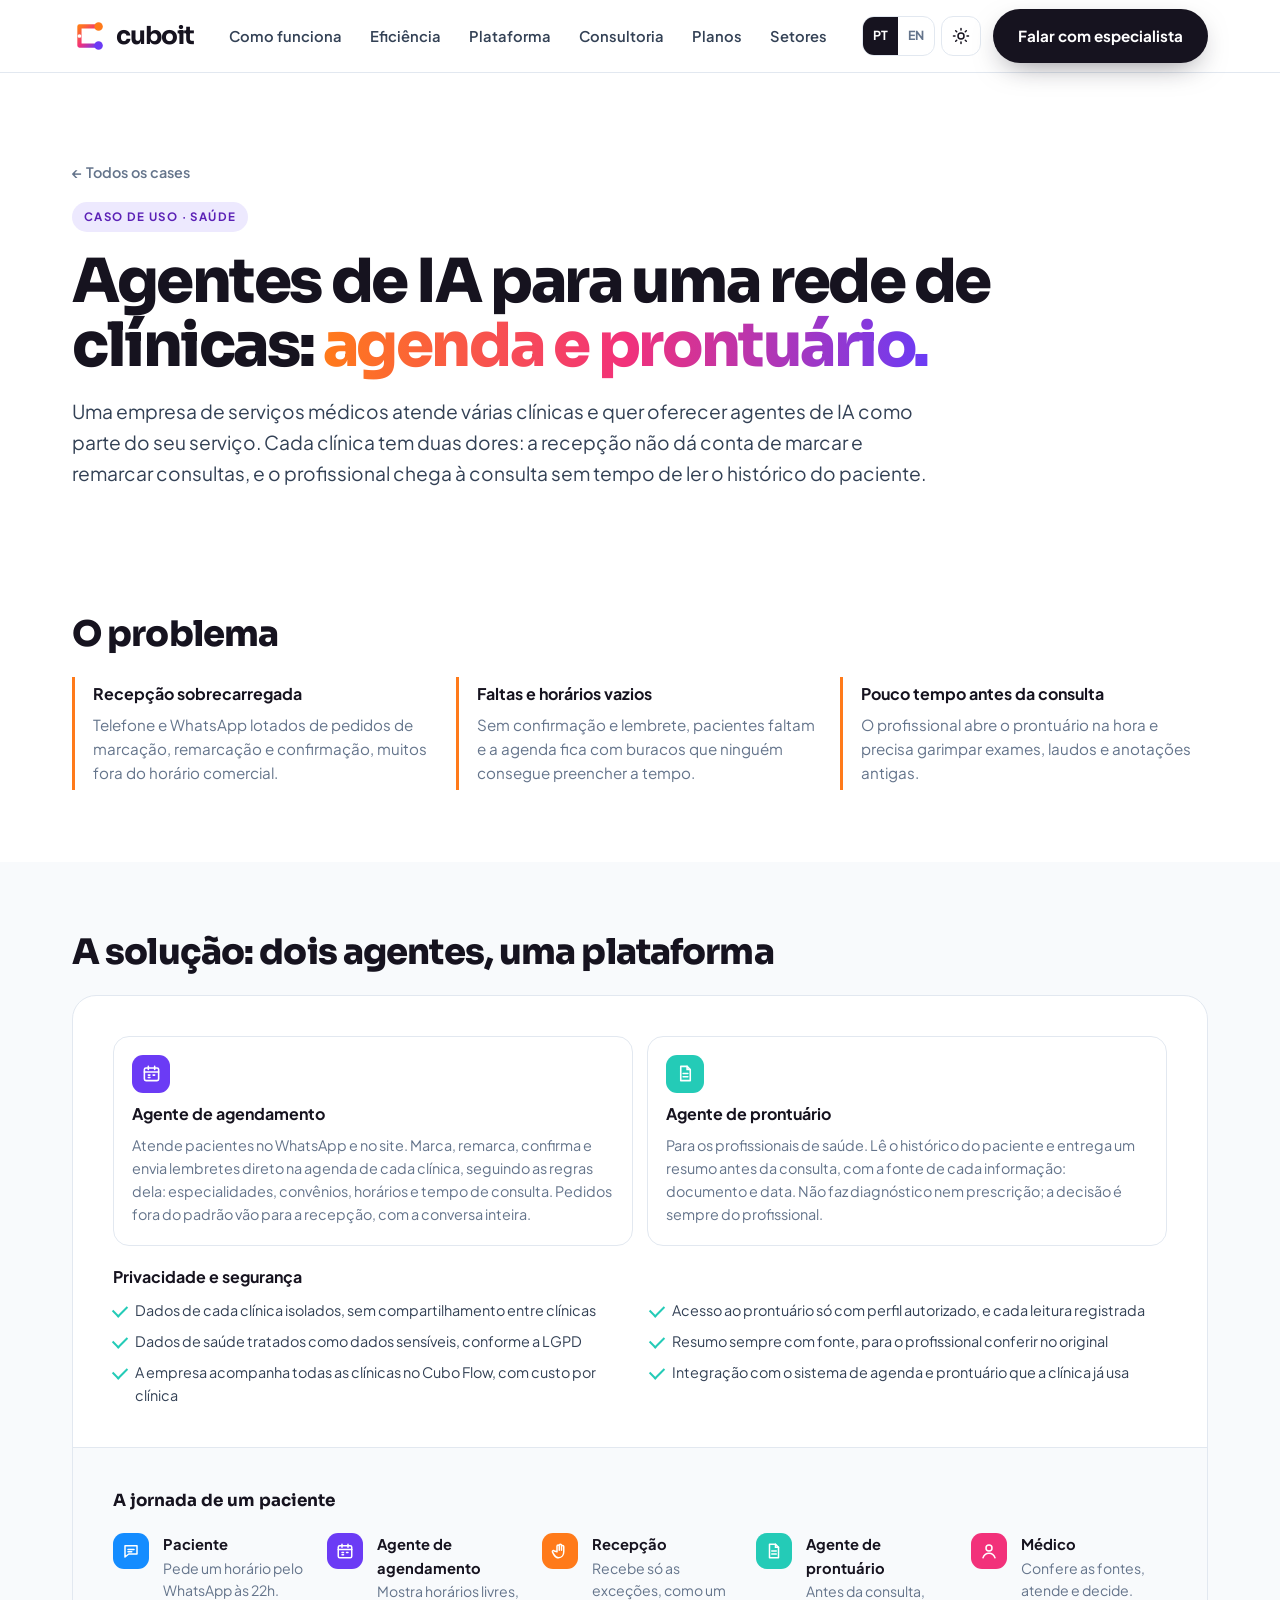
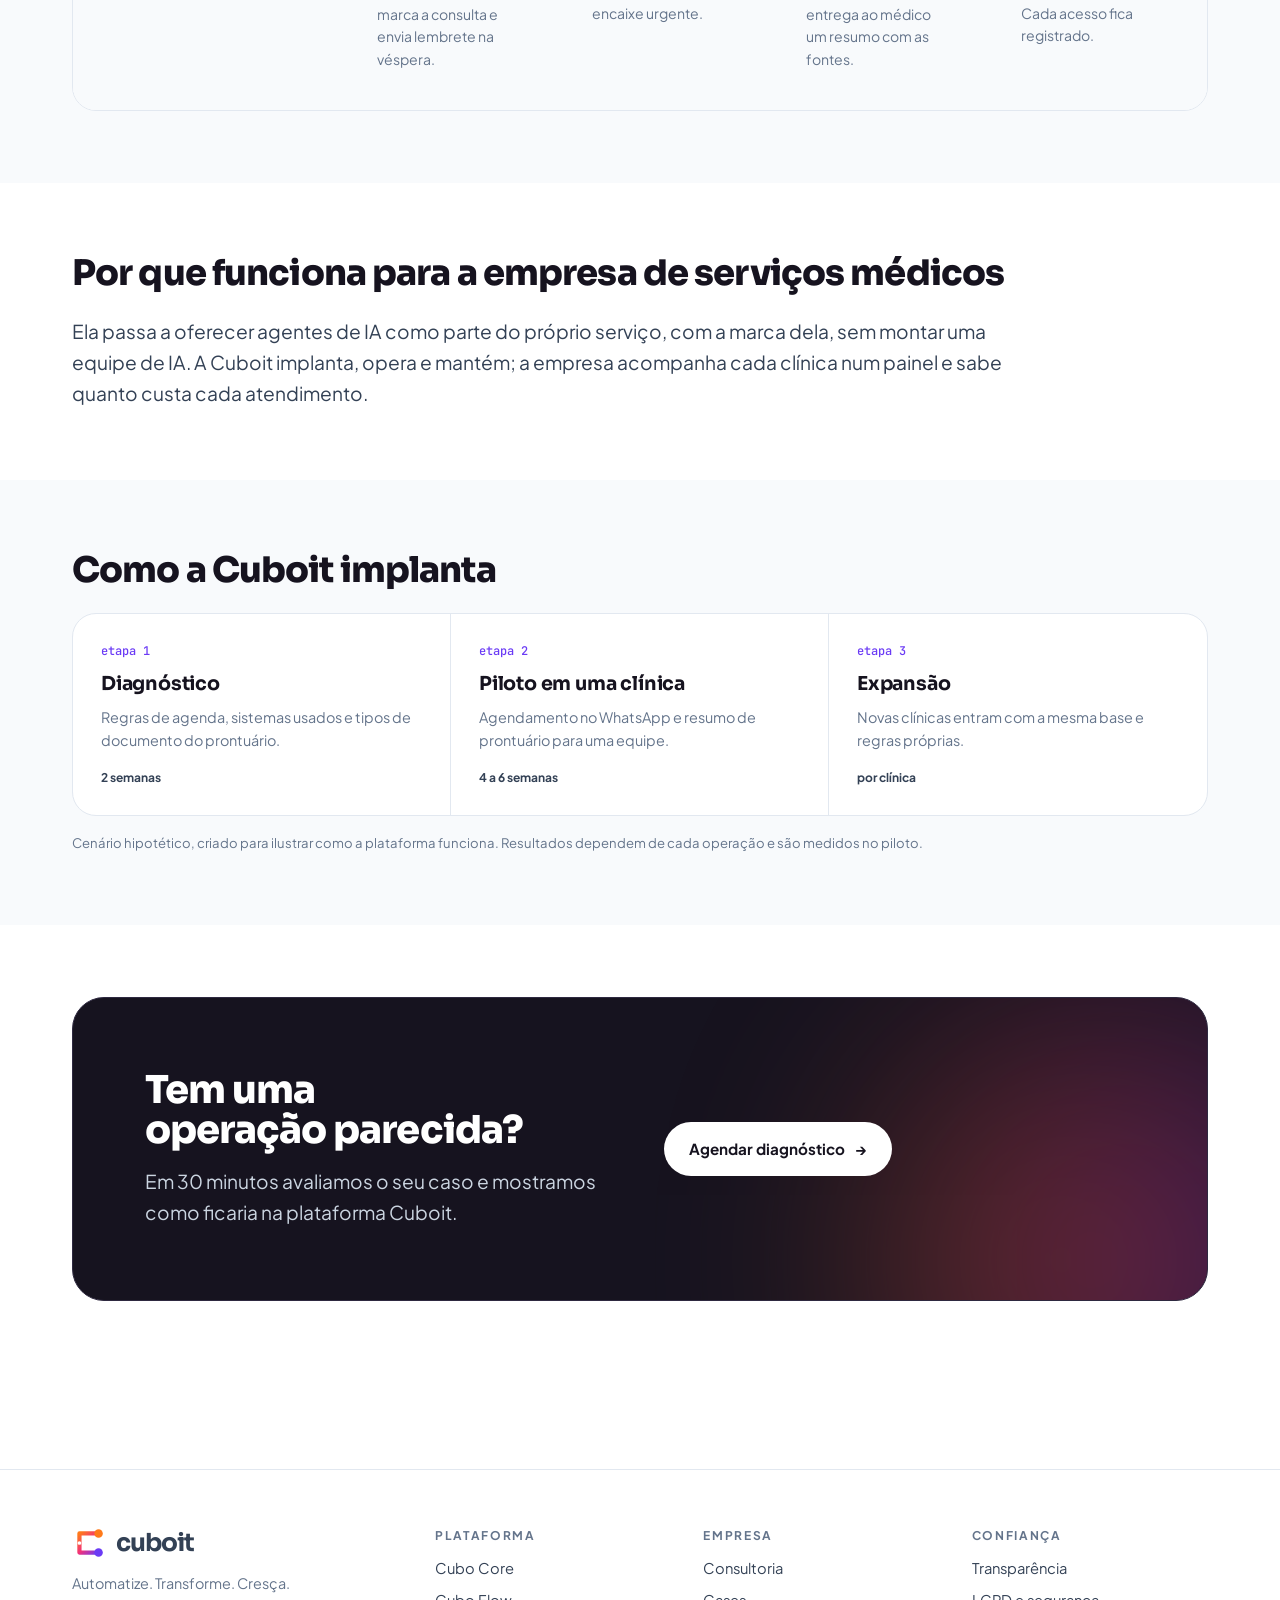
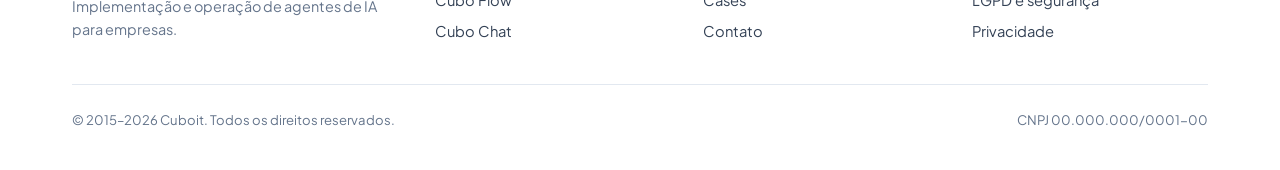
<file: casos/clinicas-agenda-prontuario/index.html>
<!doctype html>
<html lang="pt-BR" data-currency="BRL">
<head>
<meta charset="utf-8">
<meta name="viewport" content="width=device-width, initial-scale=1, viewport-fit=cover">
<title>Agentes de IA para clínicas: agenda e prontuário — Cuboit</title>
<meta name="description" content="Caso de uso hipotético: uma empresa de serviços médicos oferece às clínicas clientes agentes de IA para agendamento no WhatsApp e resumo de prontuário com fontes, com privacidade conforme a LGPD.">
<link rel="icon" href="/images/favicon/favicon.ico" sizes="48x48">
<link rel="icon" href="/images/favicon/favicon.svg" type="image/svg+xml">
<link rel="icon" type="image/png" sizes="32x32" href="/images/favicon/favicon-32x32.png">
<link rel="icon" type="image/png" sizes="16x16" href="/images/favicon/favicon-16x16.png">
<link rel="apple-touch-icon" href="/images/favicon/apple-touch-icon.png">
<link rel="manifest" href="/images/favicon/site.webmanifest">
<meta name="theme-color" content="#16131F">
<link rel="canonical" href="https://cuboit.com.br/casos/clinicas-agenda-prontuario/">
<meta name="robots" content="index, follow, max-snippet:-1, max-image-preview:large">
<meta property="og:type" content="article">
<meta property="og:site_name" content="Cuboit">
<meta property="og:url" content="https://cuboit.com.br/casos/clinicas-agenda-prontuario/">
<meta property="og:title" content="Agentes de IA para clínicas: agenda e prontuário — Cuboit">
<meta property="og:description" content="Caso de uso hipotético: uma empresa de serviços médicos oferece às clínicas clientes agentes de IA para agendamento no WhatsApp e resumo de prontuário com fontes, com privacidade conforme a LGPD.">
<meta property="og:image" content="https://cuboit.com.br/images/logos/png/cuboit-logo-claro.png">
<meta property="og:locale" content="pt_BR">
<meta property="og:locale:alternate" content="en_US">
<meta name="twitter:card" content="summary_large_image">
<meta name="twitter:title" content="Agentes de IA para clínicas: agenda e prontuário — Cuboit">
<meta name="twitter:description" content="Caso de uso hipotético: uma empresa de serviços médicos oferece às clínicas clientes agentes de IA para agendamento no WhatsApp e resumo de prontuário com fontes, com privacidade conforme a LGPD.">
<link rel="alternate" type="text/plain" href="https://cuboit.com.br/llms.txt" title="llms.txt">
<link rel="alternate" hreflang="pt-BR" href="https://cuboit.com.br/casos/clinicas-agenda-prontuario/">
<link rel="alternate" hreflang="en" href="https://cuboit.com.br/en/cases/clinics-scheduling-records/">
<link rel="alternate" hreflang="x-default" href="https://cuboit.com.br/casos/clinicas-agenda-prontuario/">
<script>try{var t=localStorage.getItem('cuboit-theme');if(t)document.documentElement.setAttribute('data-theme',t)}catch(e){}</script>
<link rel="preconnect" href="https://fonts.googleapis.com">
<link rel="preconnect" href="https://fonts.gstatic.com" crossorigin>
<link rel="stylesheet" href="https://fonts.googleapis.com/css2?family=Sora:wght@600;700;800&family=Plus+Jakarta+Sans:wght@400;500;600;700;800&family=JetBrains+Mono:wght@400;500&display=swap">
<link rel="stylesheet" href="/css/style.css?v=202609282034">
<script type="application/ld+json">
{
 "@context": "https://schema.org",
 "@graph": [
  {
   "@type": "Article",
   "headline": "Agentes de IA para uma rede de clínicas: agenda e prontuário.",
   "description": "Caso de uso hipotético: uma empresa de serviços médicos oferece às clínicas clientes agentes de IA para agendamento no WhatsApp e resumo de prontuário com fontes, com privacidade conforme a LGPD.",
   "inLanguage": "pt-BR",
   "url": "https://cuboit.com.br/casos/clinicas-agenda-prontuario/",
   "datePublished": "2026-09-28",
   "author": {
    "@type": "Organization",
    "name": "Cuboit",
    "url": "https://cuboit.com.br/"
   },
   "publisher": {
    "@type": "Organization",
    "name": "Cuboit",
    "logo": {
     "@type": "ImageObject",
     "url": "https://cuboit.com.br/images/logos/png/cuboit-simbolo-cor.png"
    }
   }
  },
  {
   "@type": "BreadcrumbList",
   "itemListElement": [
    {
     "@type": "ListItem",
     "position": 1,
     "name": "Cuboit",
     "item": "https://cuboit.com.br/"
    },
    {
     "@type": "ListItem",
     "position": 2,
     "name": "Cases",
     "item": "https://cuboit.com.br/#cases"
    },
    {
     "@type": "ListItem",
     "position": 3,
     "name": "Agentes de IA para uma rede de clínicas: agenda e prontuário.",
     "item": "https://cuboit.com.br/casos/clinicas-agenda-prontuario/"
    }
   ]
  }
 ]
}
</script>
</head>
<body>

<svg width="0" height="0" style="position:absolute" aria-hidden="true">
  <defs>
    <linearGradient id="cb-g" gradientUnits="userSpaceOnUse" x1="14" y1="14" x2="50" y2="50"><stop offset="0" stop-color="#FF7A1A"/><stop offset=".5" stop-color="#F2317A"/><stop offset="1" stop-color="#6B3BF5"/></linearGradient>
    <mask id="cb-m"><rect width="64" height="64" fill="#fff"/><circle cx="14" cy="32" r="3.5" fill="#000"/></mask>
    <symbol id="cb-mark" viewBox="0 0 64 64"><g mask="url(#cb-m)"><polyline points="50,14 14,14 14,50 50,50" fill="none" stroke="url(#cb-g)" stroke-width="8" stroke-linejoin="round" stroke-linecap="round"/><circle cx="50" cy="14" r="8" fill="#FF7A1A"/><circle cx="50" cy="50" r="8" fill="#6B3BF5"/></g></symbol>
    <symbol id="i-check" viewBox="0 0 24 24"><path fill="none" stroke="currentColor" stroke-width="2.4" stroke-linecap="round" stroke-linejoin="round" d="M5 12.5l4.5 4.5L19 7.5"/></symbol>
    <symbol id="i-shield" viewBox="0 0 24 24"><path fill="none" stroke="currentColor" stroke-width="2" stroke-linejoin="round" d="M12 3l8 3v6c0 4.5-3.4 8.3-8 9-4.6-.7-8-4.5-8-9V6l8-3z"/><path fill="none" stroke="currentColor" stroke-width="2" stroke-linecap="round" d="M8.5 12l2.5 2.5 4.5-5"/></symbol>
    <symbol id="i-flask" viewBox="0 0 24 24"><path fill="none" stroke="currentColor" stroke-width="2" stroke-linecap="round" stroke-linejoin="round" d="M9 3h6M10 3v6L4.5 18.5A1.7 1.7 0 006 21h12a1.7 1.7 0 001.5-2.5L14 9V3M7 15h10"/></symbol>
    <symbol id="i-flow" viewBox="0 0 24 24"><rect x="3" y="4" width="5" height="16" rx="1.5" fill="none" stroke="currentColor" stroke-width="2"/><rect x="10" y="4" width="5" height="10" rx="1.5" fill="none" stroke="currentColor" stroke-width="2"/><rect x="17" y="4" width="4" height="13" rx="1.5" fill="none" stroke="currentColor" stroke-width="2"/></symbol>
    <symbol id="i-chat" viewBox="0 0 24 24"><path fill="none" stroke="currentColor" stroke-width="2" stroke-linejoin="round" d="M4 5h16v11H9l-5 4V5z"/><path stroke="currentColor" stroke-width="2" stroke-linecap="round" d="M8 10h8M8 13h5"/></symbol>
    <symbol id="i-user" viewBox="0 0 24 24"><circle cx="12" cy="8" r="4" fill="none" stroke="currentColor" stroke-width="2"/><path fill="none" stroke="currentColor" stroke-width="2" stroke-linecap="round" d="M4 21c1.5-4 4.5-6 8-6s6.5 2 8 6"/></symbol>
    <symbol id="i-db" viewBox="0 0 24 24"><ellipse cx="12" cy="6" rx="7" ry="3" fill="none" stroke="currentColor" stroke-width="2"/><path fill="none" stroke="currentColor" stroke-width="2" d="M5 6v12c0 1.7 3.1 3 7 3s7-1.3 7-3V6M5 12c0 1.7 3.1 3 7 3s7-1.3 7-3"/></symbol>
    <symbol id="i-chip" viewBox="0 0 24 24"><rect x="6" y="6" width="12" height="12" rx="2" fill="none" stroke="currentColor" stroke-width="2"/><path stroke="currentColor" stroke-width="2" stroke-linecap="round" d="M9 2v3M15 2v3M9 19v3M15 19v3M2 9h3M2 15h3M19 9h3M19 15h3"/></symbol>
    <symbol id="i-eye" viewBox="0 0 24 24"><path fill="none" stroke="currentColor" stroke-width="2" d="M2 12s3.6-7 10-7 10 7 10 7-3.6 7-10 7S2 12 2 12z"/><circle cx="12" cy="12" r="3" fill="none" stroke="currentColor" stroke-width="2"/></symbol>
    <symbol id="i-hand" viewBox="0 0 24 24"><path fill="none" stroke="currentColor" stroke-width="2" stroke-linecap="round" stroke-linejoin="round" d="M8 13V5.5a1.5 1.5 0 013 0V11m0-6.5a1.5 1.5 0 013 0V11m0-5a1.5 1.5 0 013 0v7c0 4-2.5 8-7 8-3 0-4.5-1.5-6-4l-2-3.5a1.5 1.5 0 012.5-1.6L8 13"/></symbol>

    <symbol id="i-bank" viewBox="0 0 24 24"><path fill="none" stroke="currentColor" stroke-width="2" stroke-linejoin="round" stroke-linecap="round" d="M3 9l9-5 9 5M5 9v9M9.5 9v9M14.5 9v9M19 9v9M3 20h18"/></symbol>
    <symbol id="i-headset" viewBox="0 0 24 24"><path fill="none" stroke="currentColor" stroke-width="2" stroke-linecap="round" d="M4 14v-2a8 8 0 0116 0v2M4 14a2 2 0 002 2h1v-5H6a2 2 0 00-2 2zm16 0a2 2 0 01-2 2h-1v-5h1a2 2 0 012 2zM17 16v1a3 3 0 01-3 3h-2"/></symbol>
    <symbol id="i-gov" viewBox="0 0 24 24"><path fill="none" stroke="currentColor" stroke-width="2" stroke-linejoin="round" stroke-linecap="round" d="M12 3v3M8 6h8l2 4H6l2-4zM6 10v8M10 10v8M14 10v8M18 10v8M4 20h16"/></symbol>
    <symbol id="i-scale" viewBox="0 0 24 24"><path fill="none" stroke="currentColor" stroke-width="2" stroke-linejoin="round" stroke-linecap="round" d="M12 4v16M8 20h8M5 7h14M5 7l-3 6a3 3 0 006 0L5 7zm14 0l-3 6a3 3 0 006 0l-3-6z"/></symbol>
    <symbol id="i-truck" viewBox="0 0 24 24"><path fill="none" stroke="currentColor" stroke-width="2" stroke-linejoin="round" stroke-linecap="round" d="M2 6h11v10H2zM13 10h4l3 3v3h-7"/><circle cx="6" cy="18" r="2" fill="none" stroke="currentColor" stroke-width="2"/><circle cx="17" cy="18" r="2" fill="none" stroke="currentColor" stroke-width="2"/></symbol>
    <symbol id="i-health" viewBox="0 0 24 24"><path fill="none" stroke="currentColor" stroke-width="2" stroke-linejoin="round" d="M9 3h6v6h6v6h-6v6H9v-6H3V9h6z"/></symbol>

    <symbol id="i-cal" viewBox="0 0 24 24"><rect x="3" y="5" width="18" height="16" rx="2" fill="none" stroke="currentColor" stroke-width="2"/><path stroke="currentColor" stroke-width="2" stroke-linecap="round" d="M8 3v4M16 3v4M3 10h18M8 14h2M14 14h2M8 17h2"/></symbol>
    <symbol id="i-doc" viewBox="0 0 24 24"><path fill="none" stroke="currentColor" stroke-width="2" stroke-linejoin="round" d="M6 3h8l4 4v14H6z"/><path fill="none" stroke="currentColor" stroke-width="2" stroke-linecap="round" d="M14 3v4h4M9 12h6M9 16h6"/></symbol>
    <symbol id="i-folders" viewBox="0 0 24 24"><path fill="none" stroke="currentColor" stroke-width="2" stroke-linejoin="round" d="M3 7h6l2 2h10v10H3z"/><path fill="none" stroke="currentColor" stroke-width="2" stroke-linecap="round" d="M7 13h10M7 16h6"/></symbol>
    <symbol id="i-search" viewBox="0 0 24 24"><circle cx="11" cy="11" r="6" fill="none" stroke="currentColor" stroke-width="2"/><path stroke="currentColor" stroke-width="2" stroke-linecap="round" d="M16 16l4 4"/></symbol>
  </defs>
</svg>

<header class="nav">
  <div class="wrap">
    <a class="logo" href="/" aria-label="Cuboit — início">
      <svg aria-hidden="true"><use href="#cb-mark"/></svg>
      cuboit
    </a>
    <ul class="nav-links" id="menu">
      <li><a href="/#como-funciona">Como funciona</a></li>
      <li><a href="/#eficiencia">Eficiência</a></li>
      <li><a href="/#processos">Plataforma</a></li>
      <li><a href="/#consultoria">Consultoria</a></li>
      <li><a href="/#planos">Planos</a></li>
      <li><a href="/#setores">Setores</a></li>
    </ul>
    <div class="nav-cta">
      <div class="tools">
        <nav class="lang" aria-label="Idioma"><a href="/casos/clinicas-agenda-prontuario/" hreflang="pt-BR" aria-current="page">PT</a><a href="/en/cases/clinics-scheduling-records/" hreflang="en" lang="en">EN</a></nav>
        <button class="icon-btn" id="themeBtn" type="button" aria-label="Alternar tema"><svg class="sun" viewBox="0 0 24 24" aria-hidden="true"><circle cx="12" cy="12" r="4" fill="none" stroke="currentColor" stroke-width="2"/><path stroke="currentColor" stroke-width="2" stroke-linecap="round" d="M12 2v2M12 20v2M4.9 4.9l1.4 1.4M17.7 17.7l1.4 1.4M2 12h2M20 12h2M4.9 19.1l1.4-1.4M17.7 6.3l1.4-1.4"/></svg><svg class="moon" viewBox="0 0 24 24" aria-hidden="true"><path fill="none" stroke="currentColor" stroke-width="2" stroke-linejoin="round" d="M20 14.5A8 8 0 019.5 4a8 8 0 1010.5 10.5z"/></svg></button>
      </div>
      <a class="btn btn-dark" href="/#contato">Falar com especialista</a>
      <button class="menu-btn" aria-label="Abrir menu" aria-expanded="false" aria-controls="menu" id="menuBtn"><span></span><span></span><span></span></button>
    </div>
  </div>
</header>

<main id="topo" class="case-page">

<section class="case-hero">
  <div class="wrap">
    <a class="case-back" href="/#cases">← Todos os cases</a>
    <span class="uc-tag">Caso de uso · Saúde</span>
    <h1>Agentes de IA para uma rede de clínicas: <span class="grad">agenda e prontuário.</span></h1>
    <p class="lead">Uma empresa de serviços médicos atende várias clínicas e quer oferecer agentes de IA como parte do seu serviço. Cada clínica tem duas dores: a recepção não dá conta de marcar e remarcar consultas, e o profissional chega à consulta sem tempo de ler o histórico do paciente.</p>
  </div>
</section>

<section class="case-sec">
  <div class="wrap">
    <h2 class="case-h2">O problema</h2>
    <div class="pains"><div class="pain"><b>Recepção sobrecarregada</b><p>Telefone e WhatsApp lotados de pedidos de marcação, remarcação e confirmação, muitos fora do horário comercial.</p></div><div class="pain"><b>Faltas e horários vazios</b><p>Sem confirmação e lembrete, pacientes faltam e a agenda fica com buracos que ninguém consegue preencher a tempo.</p></div><div class="pain"><b>Pouco tempo antes da consulta</b><p>O profissional abre o prontuário na hora e precisa garimpar exames, laudos e anotações antigas.</p></div></div>
  </div>
</section>

<section class="case-sec soft">
  <div class="wrap">
    <h2 class="case-h2">A solução: dois agentes, uma plataforma</h2>
    <div class="usecase">
      <div class="uc-main">
        <div class="uc-agents">
          <div><div class="tile t-violet"><svg><use href="#i-cal"/></svg></div><b>Agente de agendamento</b><p>Atende pacientes no WhatsApp e no site. Marca, remarca, confirma e envia lembretes direto na agenda de cada clínica, seguindo as regras dela: especialidades, convênios, horários e tempo de consulta. Pedidos fora do padrão vão para a recepção, com a conversa inteira.</p></div>
          <div><div class="tile t-teal"><svg><use href="#i-doc"/></svg></div><b>Agente de prontuário</b><p>Para os profissionais de saúde. Lê o histórico do paciente e entrega um resumo antes da consulta, com a fonte de cada informação: documento e data. Não faz diagnóstico nem prescrição; a decisão é sempre do profissional.</p></div>
        </div>
        <div class="uc-care"><b>Privacidade e segurança</b><ul><li>Dados de cada clínica isolados, sem compartilhamento entre clínicas</li><li>Acesso ao prontuário só com perfil autorizado, e cada leitura registrada</li><li>Dados de saúde tratados como dados sensíveis, conforme a LGPD</li><li>Resumo sempre com fonte, para o profissional conferir no original</li><li>A empresa acompanha todas as clínicas no Cubo Flow, com custo por clínica</li><li>Integração com o sistema de agenda e prontuário que a clínica já usa</li></ul></div>
      </div>
      <div class="uc-journey">
        <b>A jornada de um paciente</b>
        <ol>
          <li><div class="tile t-blue"><svg><use href="#i-chat"/></svg></div><div><b>Paciente</b><p>Pede um horário pelo WhatsApp às 22h.</p></div></li>
          <li><div class="tile t-violet"><svg><use href="#i-cal"/></svg></div><div><b>Agente de agendamento</b><p>Mostra horários livres, marca a consulta e envia lembrete na véspera.</p></div></li>
          <li><div class="tile t-orange"><svg><use href="#i-hand"/></svg></div><div><b>Recepção</b><p>Recebe só as exceções, como um encaixe urgente.</p></div></li>
          <li><div class="tile t-teal"><svg><use href="#i-doc"/></svg></div><div><b>Agente de prontuário</b><p>Antes da consulta, entrega ao médico um resumo com as fontes.</p></div></li>
          <li><div class="tile t-pink"><svg><use href="#i-user"/></svg></div><div><b>Médico</b><p>Confere as fontes, atende e decide. Cada acesso fica registrado.</p></div></li>
        </ol>
      </div>
    </div>
  </div>
</section>

<section class="case-sec">
  <div class="wrap case-biz">
    <h2 class="case-h2">Por que funciona para a empresa de serviços médicos</h2>
    <p class="lead">Ela passa a oferecer agentes de IA como parte do próprio serviço, com a marca dela, sem montar uma equipe de IA. A Cuboit implanta, opera e mantém; a empresa acompanha cada clínica num painel e sabe quanto custa cada atendimento.</p>
  </div>
</section>

<section class="case-sec soft">
  <div class="wrap">
    <h2 class="case-h2">Como a Cuboit implanta</h2>
    <div class="steps steps-3"><div class="step"><span class="n">etapa 1</span><h3>Diagnóstico</h3><p>Regras de agenda, sistemas usados e tipos de documento do prontuário.</p><span class="dur">2 semanas</span></div><div class="step"><span class="n">etapa 2</span><h3>Piloto em uma clínica</h3><p>Agendamento no WhatsApp e resumo de prontuário para uma equipe.</p><span class="dur">4 a 6 semanas</span></div><div class="step"><span class="n">etapa 3</span><h3>Expansão</h3><p>Novas clínicas entram com a mesma base e regras próprias.</p><span class="dur">por clínica</span></div></div>
    <p class="case-note">Cenário hipotético, criado para ilustrar como a plataforma funciona. Resultados dependem de cada operação e são medidos no piloto.</p>
  </div>
</section>

<section class="case-sec">
  <div class="wrap">
    <div class="final case-cta">
      <div style="position:relative;z-index:1">
        <h2>Tem uma operação parecida?</h2>
        <p class="lead">Em 30 minutos avaliamos o seu caso e mostramos como ficaria na plataforma Cuboit.</p>
      </div>
      <div style="position:relative;z-index:1;align-self:center;justify-self:start"><a class="btn btn-light" href="/#contato">Agendar diagnóstico <span aria-hidden="true">→</span></a></div>
    </div>
  </div>
</section>

</main>

<footer>
  <div class="wrap">
    <div class="foot">
      <div>
        <a class="logo" href="/"><svg aria-hidden="true"><use href="#cb-mark"/></svg>cuboit</a>
        <p>Automatize. Transforme. Cresça.<br>Implementação e operação de agentes de IA para empresas.</p>
      </div>
      <div><h5>Plataforma</h5><ul><li><a href="/#eficiencia">Cubo Core</a></li><li><a href="/#processos">Cubo Flow</a></li><li><a href="/#chat">Cubo Chat</a></li></ul></div>
      <div><h5>Empresa</h5><ul><li><a href="/#consultoria">Consultoria</a></li><li><a href="/#cases">Cases</a></li><li><a href="/#contato">Contato</a></li></ul></div>
      <div><h5>Confiança</h5><ul><li><a href="/#transparencia">Transparência</a></li><li><a href="/#transparencia">LGPD e segurança</a></li><li><a href="/#contato">Privacidade</a></li></ul></div>
    </div>
    <div class="legal"><span>© 2015–2026 Cuboit. Todos os direitos reservados.</span><span>CNPJ 00.000.000/0001-00</span></div>
  </div>
</footer>

<script src="/js/main.js?v=202609282034"></script>
</body>
</html>
</file>
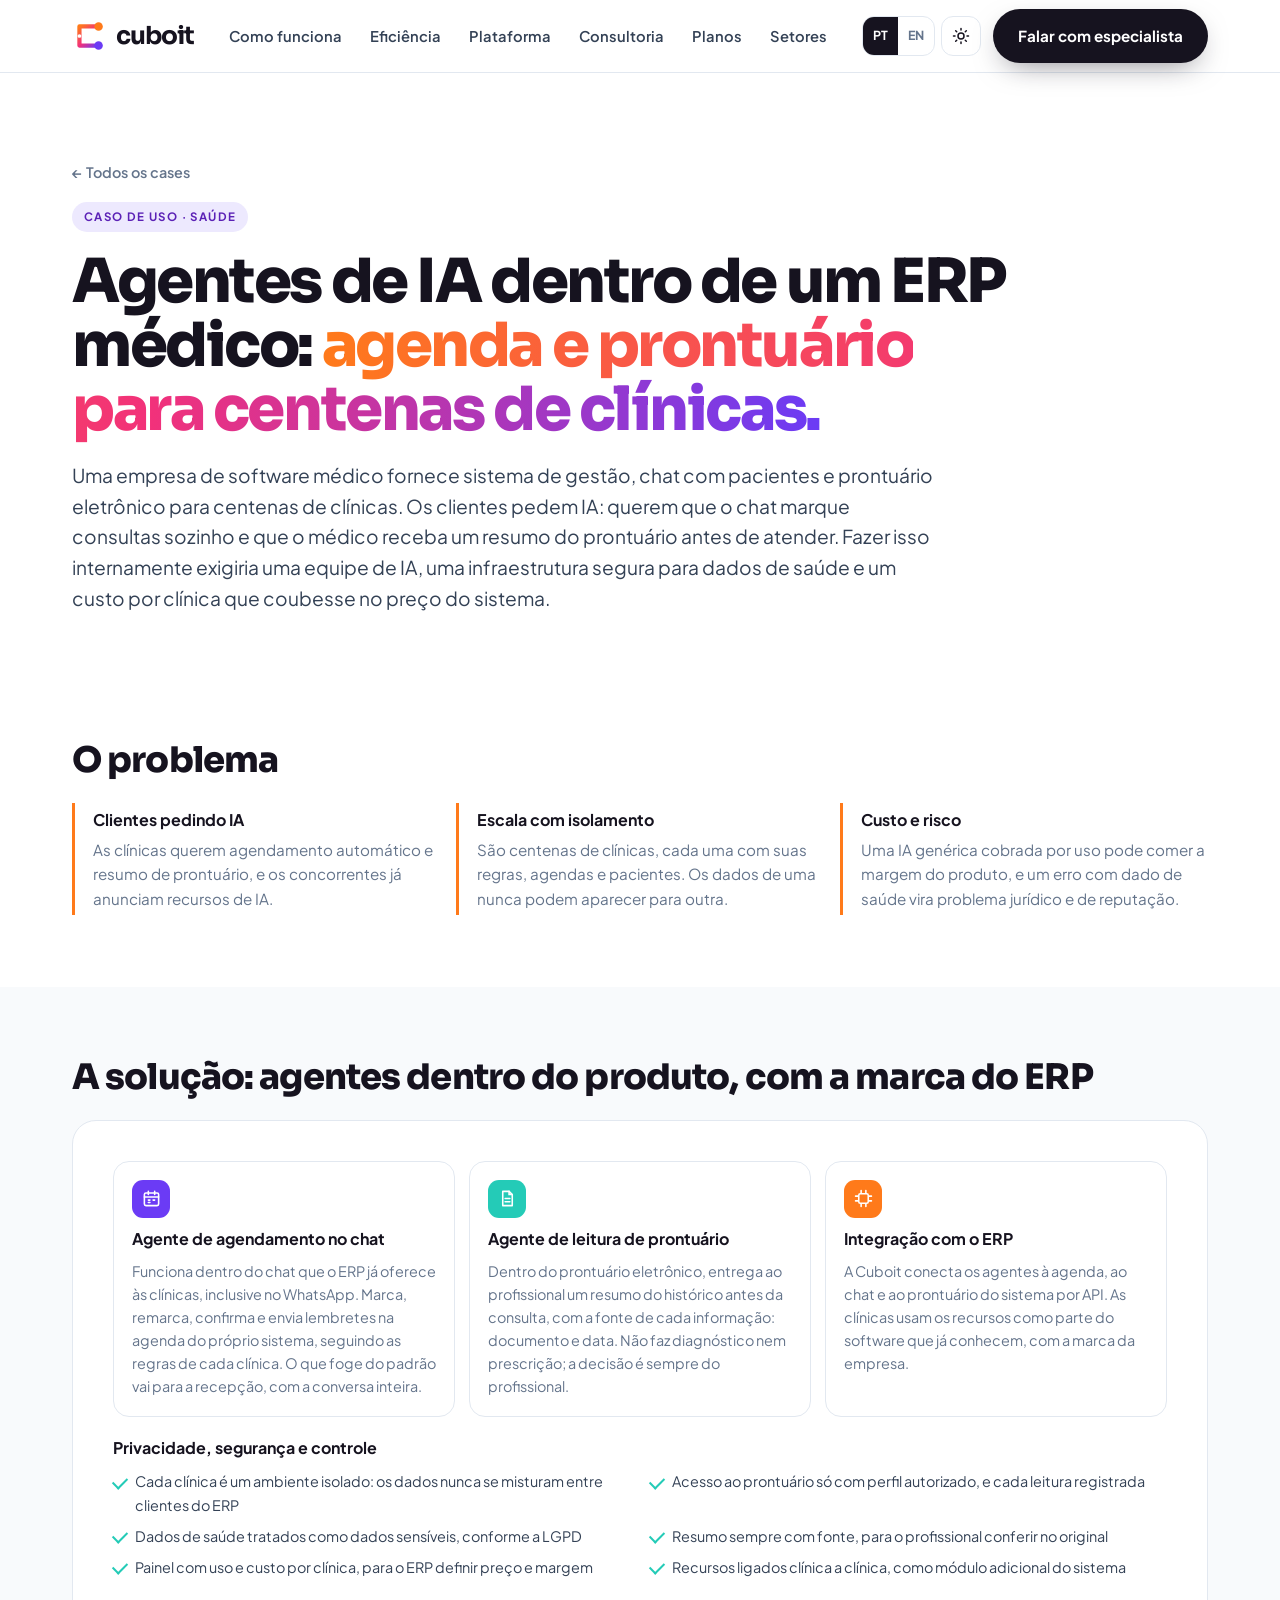
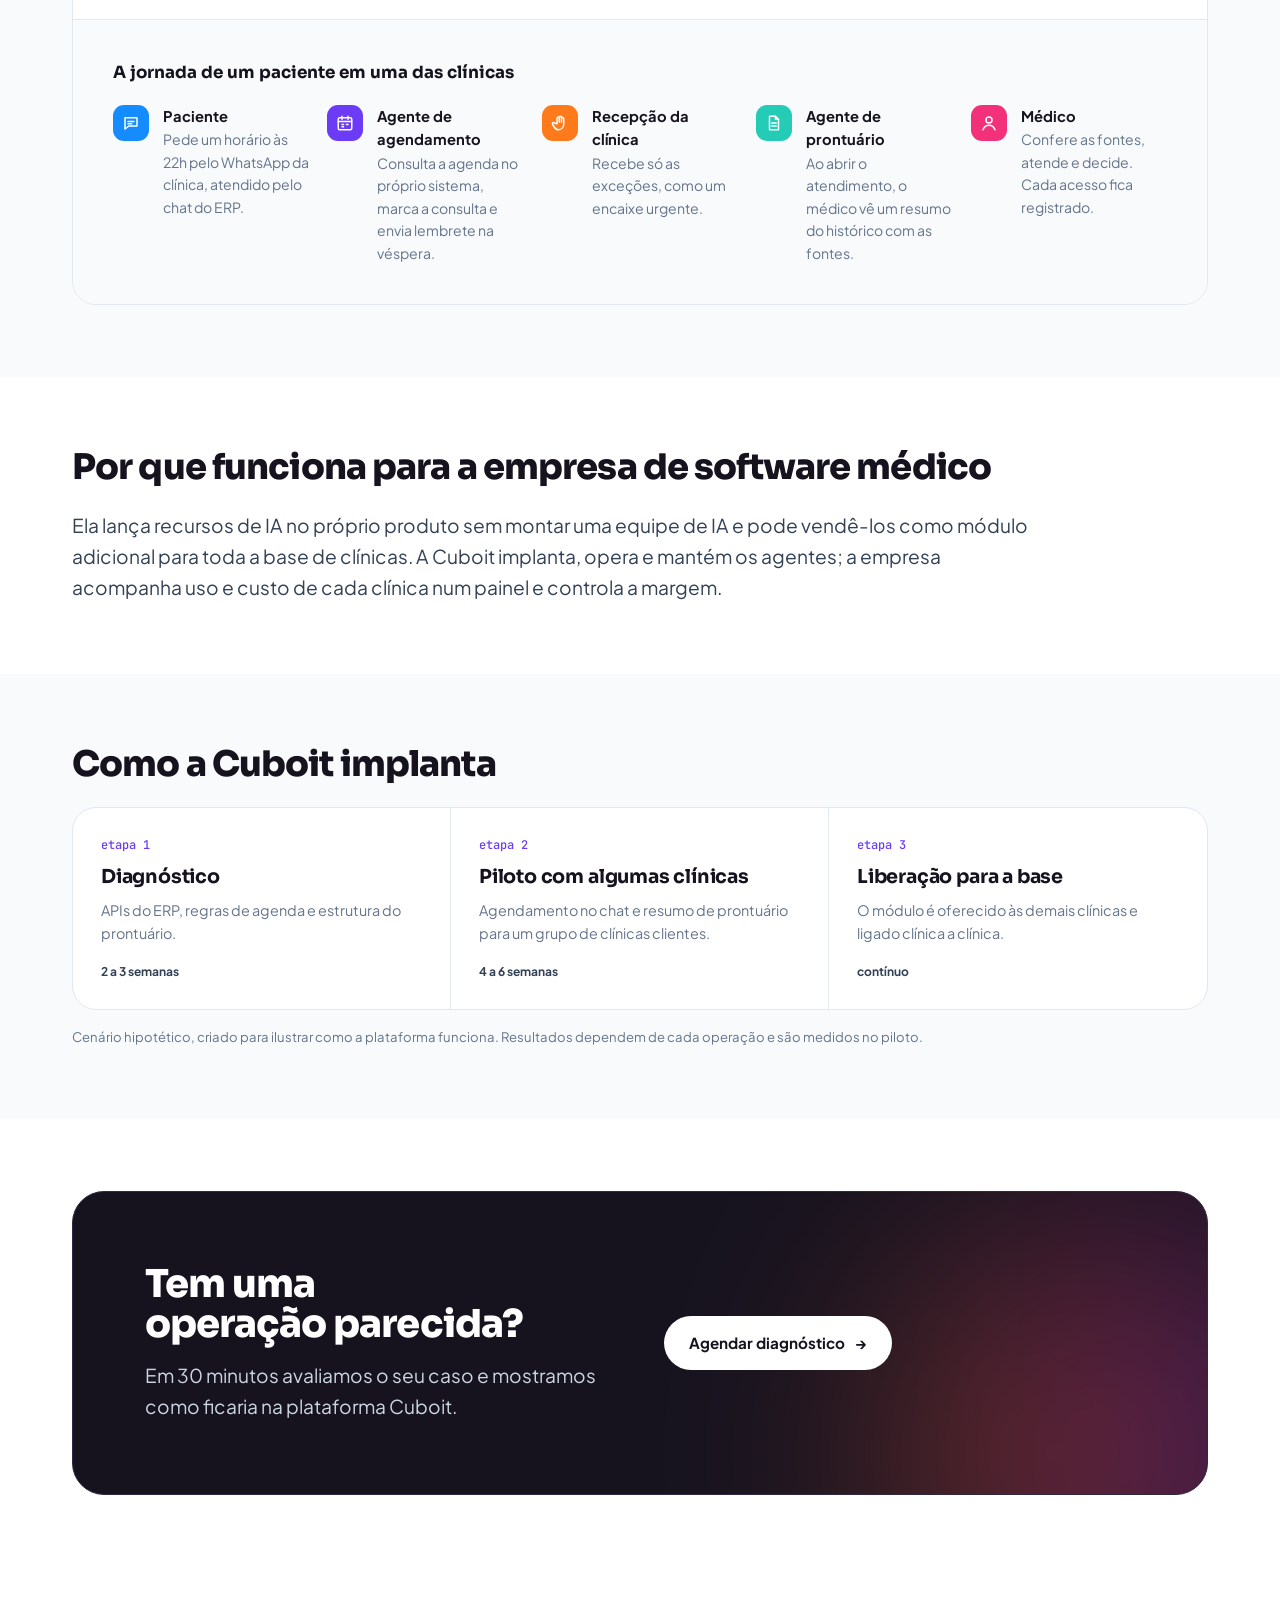
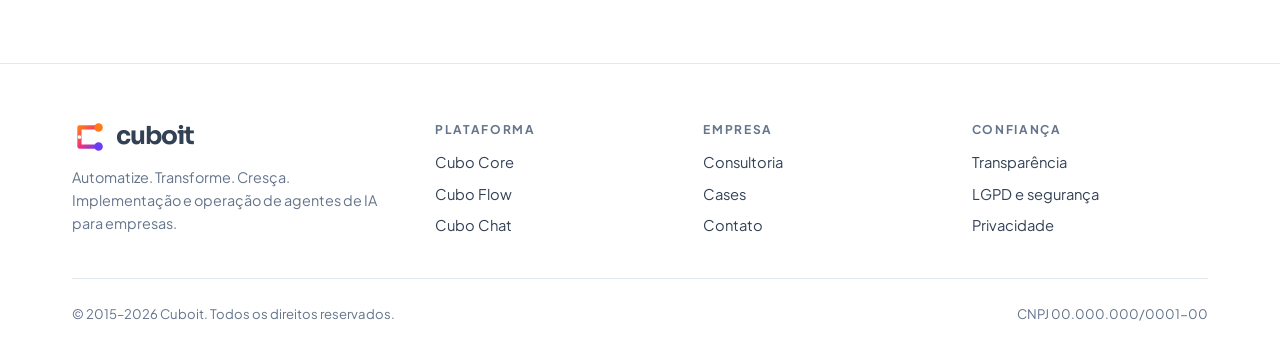
<file: casos/erp-medico-agenda-prontuario/index.html>
<!doctype html>
<html lang="pt-BR" data-currency="BRL">
<head>
<meta charset="utf-8">
<meta name="viewport" content="width=device-width, initial-scale=1, viewport-fit=cover">
<title>Agentes de IA para um ERP médico: agenda e prontuário em centenas de clínicas — Cuboit</title>
<meta name="description" content="Caso de uso hipotético: uma empresa de software médico, que fornece chat e prontuário eletrônico para centenas de clínicas, incorpora ao seu sistema agentes de IA para agendamento e leitura de prontuário, com dados isolados por clínica e LGPD.">
<link rel="icon" href="/images/favicon/favicon.ico" sizes="48x48">
<link rel="icon" href="/images/favicon/favicon.svg" type="image/svg+xml">
<link rel="icon" type="image/png" sizes="32x32" href="/images/favicon/favicon-32x32.png">
<link rel="icon" type="image/png" sizes="16x16" href="/images/favicon/favicon-16x16.png">
<link rel="apple-touch-icon" href="/images/favicon/apple-touch-icon.png">
<link rel="manifest" href="/images/favicon/site.webmanifest">
<meta name="theme-color" content="#16131F">
<link rel="canonical" href="https://cuboit.com.br/casos/erp-medico-agenda-prontuario/">
<meta name="robots" content="index, follow, max-snippet:-1, max-image-preview:large">
<meta property="og:type" content="article">
<meta property="og:site_name" content="Cuboit">
<meta property="og:url" content="https://cuboit.com.br/casos/erp-medico-agenda-prontuario/">
<meta property="og:title" content="Agentes de IA para um ERP médico: agenda e prontuário em centenas de clínicas — Cuboit">
<meta property="og:description" content="Caso de uso hipotético: uma empresa de software médico, que fornece chat e prontuário eletrônico para centenas de clínicas, incorpora ao seu sistema agentes de IA para agendamento e leitura de prontuário, com dados isolados por clínica e LGPD.">
<meta property="og:image" content="https://cuboit.com.br/images/logos/png/cuboit-logo-claro.png">
<meta property="og:locale" content="pt_BR">
<meta property="og:locale:alternate" content="en_US">
<meta name="twitter:card" content="summary_large_image">
<meta name="twitter:title" content="Agentes de IA para um ERP médico: agenda e prontuário em centenas de clínicas — Cuboit">
<meta name="twitter:description" content="Caso de uso hipotético: uma empresa de software médico, que fornece chat e prontuário eletrônico para centenas de clínicas, incorpora ao seu sistema agentes de IA para agendamento e leitura de prontuário, com dados isolados por clínica e LGPD.">
<link rel="alternate" type="text/plain" href="https://cuboit.com.br/llms.txt" title="llms.txt">
<link rel="alternate" hreflang="pt-BR" href="https://cuboit.com.br/casos/erp-medico-agenda-prontuario/">
<link rel="alternate" hreflang="en" href="https://cuboit.com.br/en/cases/medical-software-scheduling-records/">
<link rel="alternate" hreflang="x-default" href="https://cuboit.com.br/casos/erp-medico-agenda-prontuario/">
<script>try{var t=localStorage.getItem('cuboit-theme');if(t)document.documentElement.setAttribute('data-theme',t)}catch(e){}</script>
<link rel="preconnect" href="https://fonts.googleapis.com">
<link rel="preconnect" href="https://fonts.gstatic.com" crossorigin>
<link rel="stylesheet" href="https://fonts.googleapis.com/css2?family=Sora:wght@600;700;800&family=Plus+Jakarta+Sans:wght@400;500;600;700;800&family=JetBrains+Mono:wght@400;500&display=swap">
<link rel="stylesheet" href="/css/style.css?v=202609282041">
<script type="application/ld+json">
{
 "@context": "https://schema.org",
 "@graph": [
  {
   "@type": "Article",
   "headline": "Agentes de IA dentro de um ERP médico: agenda e prontuário para centenas de clínicas.",
   "description": "Caso de uso hipotético: uma empresa de software médico, que fornece chat e prontuário eletrônico para centenas de clínicas, incorpora ao seu sistema agentes de IA para agendamento e leitura de prontuário, com dados isolados por clínica e LGPD.",
   "inLanguage": "pt-BR",
   "url": "https://cuboit.com.br/casos/erp-medico-agenda-prontuario/",
   "datePublished": "2026-09-28",
   "author": {
    "@type": "Organization",
    "name": "Cuboit",
    "url": "https://cuboit.com.br/"
   },
   "publisher": {
    "@type": "Organization",
    "name": "Cuboit",
    "logo": {
     "@type": "ImageObject",
     "url": "https://cuboit.com.br/images/logos/png/cuboit-simbolo-cor.png"
    }
   }
  },
  {
   "@type": "BreadcrumbList",
   "itemListElement": [
    {
     "@type": "ListItem",
     "position": 1,
     "name": "Cuboit",
     "item": "https://cuboit.com.br/"
    },
    {
     "@type": "ListItem",
     "position": 2,
     "name": "Cases",
     "item": "https://cuboit.com.br/#cases"
    },
    {
     "@type": "ListItem",
     "position": 3,
     "name": "Agentes de IA dentro de um ERP médico: agenda e prontuário para centenas de clínicas.",
     "item": "https://cuboit.com.br/casos/erp-medico-agenda-prontuario/"
    }
   ]
  }
 ]
}
</script>
</head>
<body>

<svg width="0" height="0" style="position:absolute" aria-hidden="true">
  <defs>
    <linearGradient id="cb-g" gradientUnits="userSpaceOnUse" x1="14" y1="14" x2="50" y2="50"><stop offset="0" stop-color="#FF7A1A"/><stop offset=".5" stop-color="#F2317A"/><stop offset="1" stop-color="#6B3BF5"/></linearGradient>
    <mask id="cb-m"><rect width="64" height="64" fill="#fff"/><circle cx="14" cy="32" r="3.5" fill="#000"/></mask>
    <symbol id="cb-mark" viewBox="0 0 64 64"><g mask="url(#cb-m)"><polyline points="50,14 14,14 14,50 50,50" fill="none" stroke="url(#cb-g)" stroke-width="8" stroke-linejoin="round" stroke-linecap="round"/><circle cx="50" cy="14" r="8" fill="#FF7A1A"/><circle cx="50" cy="50" r="8" fill="#6B3BF5"/></g></symbol>
    <symbol id="i-check" viewBox="0 0 24 24"><path fill="none" stroke="currentColor" stroke-width="2.4" stroke-linecap="round" stroke-linejoin="round" d="M5 12.5l4.5 4.5L19 7.5"/></symbol>
    <symbol id="i-shield" viewBox="0 0 24 24"><path fill="none" stroke="currentColor" stroke-width="2" stroke-linejoin="round" d="M12 3l8 3v6c0 4.5-3.4 8.3-8 9-4.6-.7-8-4.5-8-9V6l8-3z"/><path fill="none" stroke="currentColor" stroke-width="2" stroke-linecap="round" d="M8.5 12l2.5 2.5 4.5-5"/></symbol>
    <symbol id="i-flask" viewBox="0 0 24 24"><path fill="none" stroke="currentColor" stroke-width="2" stroke-linecap="round" stroke-linejoin="round" d="M9 3h6M10 3v6L4.5 18.5A1.7 1.7 0 006 21h12a1.7 1.7 0 001.5-2.5L14 9V3M7 15h10"/></symbol>
    <symbol id="i-flow" viewBox="0 0 24 24"><rect x="3" y="4" width="5" height="16" rx="1.5" fill="none" stroke="currentColor" stroke-width="2"/><rect x="10" y="4" width="5" height="10" rx="1.5" fill="none" stroke="currentColor" stroke-width="2"/><rect x="17" y="4" width="4" height="13" rx="1.5" fill="none" stroke="currentColor" stroke-width="2"/></symbol>
    <symbol id="i-chat" viewBox="0 0 24 24"><path fill="none" stroke="currentColor" stroke-width="2" stroke-linejoin="round" d="M4 5h16v11H9l-5 4V5z"/><path stroke="currentColor" stroke-width="2" stroke-linecap="round" d="M8 10h8M8 13h5"/></symbol>
    <symbol id="i-user" viewBox="0 0 24 24"><circle cx="12" cy="8" r="4" fill="none" stroke="currentColor" stroke-width="2"/><path fill="none" stroke="currentColor" stroke-width="2" stroke-linecap="round" d="M4 21c1.5-4 4.5-6 8-6s6.5 2 8 6"/></symbol>
    <symbol id="i-db" viewBox="0 0 24 24"><ellipse cx="12" cy="6" rx="7" ry="3" fill="none" stroke="currentColor" stroke-width="2"/><path fill="none" stroke="currentColor" stroke-width="2" d="M5 6v12c0 1.7 3.1 3 7 3s7-1.3 7-3V6M5 12c0 1.7 3.1 3 7 3s7-1.3 7-3"/></symbol>
    <symbol id="i-chip" viewBox="0 0 24 24"><rect x="6" y="6" width="12" height="12" rx="2" fill="none" stroke="currentColor" stroke-width="2"/><path stroke="currentColor" stroke-width="2" stroke-linecap="round" d="M9 2v3M15 2v3M9 19v3M15 19v3M2 9h3M2 15h3M19 9h3M19 15h3"/></symbol>
    <symbol id="i-eye" viewBox="0 0 24 24"><path fill="none" stroke="currentColor" stroke-width="2" d="M2 12s3.6-7 10-7 10 7 10 7-3.6 7-10 7S2 12 2 12z"/><circle cx="12" cy="12" r="3" fill="none" stroke="currentColor" stroke-width="2"/></symbol>
    <symbol id="i-hand" viewBox="0 0 24 24"><path fill="none" stroke="currentColor" stroke-width="2" stroke-linecap="round" stroke-linejoin="round" d="M8 13V5.5a1.5 1.5 0 013 0V11m0-6.5a1.5 1.5 0 013 0V11m0-5a1.5 1.5 0 013 0v7c0 4-2.5 8-7 8-3 0-4.5-1.5-6-4l-2-3.5a1.5 1.5 0 012.5-1.6L8 13"/></symbol>

    <symbol id="i-bank" viewBox="0 0 24 24"><path fill="none" stroke="currentColor" stroke-width="2" stroke-linejoin="round" stroke-linecap="round" d="M3 9l9-5 9 5M5 9v9M9.5 9v9M14.5 9v9M19 9v9M3 20h18"/></symbol>
    <symbol id="i-headset" viewBox="0 0 24 24"><path fill="none" stroke="currentColor" stroke-width="2" stroke-linecap="round" d="M4 14v-2a8 8 0 0116 0v2M4 14a2 2 0 002 2h1v-5H6a2 2 0 00-2 2zm16 0a2 2 0 01-2 2h-1v-5h1a2 2 0 012 2zM17 16v1a3 3 0 01-3 3h-2"/></symbol>
    <symbol id="i-gov" viewBox="0 0 24 24"><path fill="none" stroke="currentColor" stroke-width="2" stroke-linejoin="round" stroke-linecap="round" d="M12 3v3M8 6h8l2 4H6l2-4zM6 10v8M10 10v8M14 10v8M18 10v8M4 20h16"/></symbol>
    <symbol id="i-scale" viewBox="0 0 24 24"><path fill="none" stroke="currentColor" stroke-width="2" stroke-linejoin="round" stroke-linecap="round" d="M12 4v16M8 20h8M5 7h14M5 7l-3 6a3 3 0 006 0L5 7zm14 0l-3 6a3 3 0 006 0l-3-6z"/></symbol>
    <symbol id="i-truck" viewBox="0 0 24 24"><path fill="none" stroke="currentColor" stroke-width="2" stroke-linejoin="round" stroke-linecap="round" d="M2 6h11v10H2zM13 10h4l3 3v3h-7"/><circle cx="6" cy="18" r="2" fill="none" stroke="currentColor" stroke-width="2"/><circle cx="17" cy="18" r="2" fill="none" stroke="currentColor" stroke-width="2"/></symbol>
    <symbol id="i-health" viewBox="0 0 24 24"><path fill="none" stroke="currentColor" stroke-width="2" stroke-linejoin="round" d="M9 3h6v6h6v6h-6v6H9v-6H3V9h6z"/></symbol>

    <symbol id="i-cal" viewBox="0 0 24 24"><rect x="3" y="5" width="18" height="16" rx="2" fill="none" stroke="currentColor" stroke-width="2"/><path stroke="currentColor" stroke-width="2" stroke-linecap="round" d="M8 3v4M16 3v4M3 10h18M8 14h2M14 14h2M8 17h2"/></symbol>
    <symbol id="i-doc" viewBox="0 0 24 24"><path fill="none" stroke="currentColor" stroke-width="2" stroke-linejoin="round" d="M6 3h8l4 4v14H6z"/><path fill="none" stroke="currentColor" stroke-width="2" stroke-linecap="round" d="M14 3v4h4M9 12h6M9 16h6"/></symbol>
    <symbol id="i-folders" viewBox="0 0 24 24"><path fill="none" stroke="currentColor" stroke-width="2" stroke-linejoin="round" d="M3 7h6l2 2h10v10H3z"/><path fill="none" stroke="currentColor" stroke-width="2" stroke-linecap="round" d="M7 13h10M7 16h6"/></symbol>
    <symbol id="i-search" viewBox="0 0 24 24"><circle cx="11" cy="11" r="6" fill="none" stroke="currentColor" stroke-width="2"/><path stroke="currentColor" stroke-width="2" stroke-linecap="round" d="M16 16l4 4"/></symbol>
  </defs>
</svg>

<header class="nav">
  <div class="wrap">
    <a class="logo" href="/" aria-label="Cuboit — início">
      <svg aria-hidden="true"><use href="#cb-mark"/></svg>
      cuboit
    </a>
    <ul class="nav-links" id="menu">
      <li><a href="/#como-funciona">Como funciona</a></li>
      <li><a href="/#eficiencia">Eficiência</a></li>
      <li><a href="/#processos">Plataforma</a></li>
      <li><a href="/#consultoria">Consultoria</a></li>
      <li><a href="/#planos">Planos</a></li>
      <li><a href="/#setores">Setores</a></li>
    </ul>
    <div class="nav-cta">
      <div class="tools">
        <nav class="lang" aria-label="Idioma"><a href="/casos/erp-medico-agenda-prontuario/" hreflang="pt-BR" aria-current="page">PT</a><a href="/en/cases/medical-software-scheduling-records/" hreflang="en" lang="en">EN</a></nav>
        <button class="icon-btn" id="themeBtn" type="button" aria-label="Alternar tema"><svg class="sun" viewBox="0 0 24 24" aria-hidden="true"><circle cx="12" cy="12" r="4" fill="none" stroke="currentColor" stroke-width="2"/><path stroke="currentColor" stroke-width="2" stroke-linecap="round" d="M12 2v2M12 20v2M4.9 4.9l1.4 1.4M17.7 17.7l1.4 1.4M2 12h2M20 12h2M4.9 19.1l1.4-1.4M17.7 6.3l1.4-1.4"/></svg><svg class="moon" viewBox="0 0 24 24" aria-hidden="true"><path fill="none" stroke="currentColor" stroke-width="2" stroke-linejoin="round" d="M20 14.5A8 8 0 019.5 4a8 8 0 1010.5 10.5z"/></svg></button>
      </div>
      <a class="btn btn-dark" href="/#contato">Falar com especialista</a>
      <button class="menu-btn" aria-label="Abrir menu" aria-expanded="false" aria-controls="menu" id="menuBtn"><span></span><span></span><span></span></button>
    </div>
  </div>
</header>

<main id="topo" class="case-page">

<section class="case-hero">
  <div class="wrap">
    <a class="case-back" href="/#cases">← Todos os cases</a>
    <span class="uc-tag">Caso de uso · Saúde</span>
    <h1>Agentes de IA dentro de um ERP médico: <span class="grad">agenda e prontuário para centenas de clínicas.</span></h1>
    <p class="lead">Uma empresa de software médico fornece sistema de gestão, chat com pacientes e prontuário eletrônico para centenas de clínicas. Os clientes pedem IA: querem que o chat marque consultas sozinho e que o médico receba um resumo do prontuário antes de atender. Fazer isso internamente exigiria uma equipe de IA, uma infraestrutura segura para dados de saúde e um custo por clínica que coubesse no preço do sistema.</p>
  </div>
</section>

<section class="case-sec">
  <div class="wrap">
    <h2 class="case-h2">O problema</h2>
    <div class="pains"><div class="pain"><b>Clientes pedindo IA</b><p>As clínicas querem agendamento automático e resumo de prontuário, e os concorrentes já anunciam recursos de IA.</p></div><div class="pain"><b>Escala com isolamento</b><p>São centenas de clínicas, cada uma com suas regras, agendas e pacientes. Os dados de uma nunca podem aparecer para outra.</p></div><div class="pain"><b>Custo e risco</b><p>Uma IA genérica cobrada por uso pode comer a margem do produto, e um erro com dado de saúde vira problema jurídico e de reputação.</p></div></div>
  </div>
</section>

<section class="case-sec soft">
  <div class="wrap">
    <h2 class="case-h2">A solução: agentes dentro do produto, com a marca do ERP</h2>
    <div class="usecase">
      <div class="uc-main">
        <div class="uc-agents">
          <div><div class="tile t-violet"><svg><use href="#i-cal"/></svg></div><b>Agente de agendamento no chat</b><p>Funciona dentro do chat que o ERP já oferece às clínicas, inclusive no WhatsApp. Marca, remarca, confirma e envia lembretes na agenda do próprio sistema, seguindo as regras de cada clínica. O que foge do padrão vai para a recepção, com a conversa inteira.</p></div>
          <div><div class="tile t-teal"><svg><use href="#i-doc"/></svg></div><b>Agente de leitura de prontuário</b><p>Dentro do prontuário eletrônico, entrega ao profissional um resumo do histórico antes da consulta, com a fonte de cada informação: documento e data. Não faz diagnóstico nem prescrição; a decisão é sempre do profissional.</p></div>
          <div><div class="tile t-orange"><svg><use href="#i-chip"/></svg></div><b>Integração com o ERP</b><p>A Cuboit conecta os agentes à agenda, ao chat e ao prontuário do sistema por API. As clínicas usam os recursos como parte do software que já conhecem, com a marca da empresa.</p></div>
        </div>
        <div class="uc-care"><b>Privacidade, segurança e controle</b><ul><li>Cada clínica é um ambiente isolado: os dados nunca se misturam entre clientes do ERP</li><li>Acesso ao prontuário só com perfil autorizado, e cada leitura registrada</li><li>Dados de saúde tratados como dados sensíveis, conforme a LGPD</li><li>Resumo sempre com fonte, para o profissional conferir no original</li><li>Painel com uso e custo por clínica, para o ERP definir preço e margem</li><li>Recursos ligados clínica a clínica, como módulo adicional do sistema</li></ul></div>
      </div>
      <div class="uc-journey">
        <b>A jornada de um paciente em uma das clínicas</b>
        <ol>
          <li><div class="tile t-blue"><svg><use href="#i-chat"/></svg></div><div><b>Paciente</b><p>Pede um horário às 22h pelo WhatsApp da clínica, atendido pelo chat do ERP.</p></div></li>
          <li><div class="tile t-violet"><svg><use href="#i-cal"/></svg></div><div><b>Agente de agendamento</b><p>Consulta a agenda no próprio sistema, marca a consulta e envia lembrete na véspera.</p></div></li>
          <li><div class="tile t-orange"><svg><use href="#i-hand"/></svg></div><div><b>Recepção da clínica</b><p>Recebe só as exceções, como um encaixe urgente.</p></div></li>
          <li><div class="tile t-teal"><svg><use href="#i-doc"/></svg></div><div><b>Agente de prontuário</b><p>Ao abrir o atendimento, o médico vê um resumo do histórico com as fontes.</p></div></li>
          <li><div class="tile t-pink"><svg><use href="#i-user"/></svg></div><div><b>Médico</b><p>Confere as fontes, atende e decide. Cada acesso fica registrado.</p></div></li>
        </ol>
      </div>
    </div>
  </div>
</section>

<section class="case-sec">
  <div class="wrap case-biz">
    <h2 class="case-h2">Por que funciona para a empresa de software médico</h2>
    <p class="lead">Ela lança recursos de IA no próprio produto sem montar uma equipe de IA e pode vendê-los como módulo adicional para toda a base de clínicas. A Cuboit implanta, opera e mantém os agentes; a empresa acompanha uso e custo de cada clínica num painel e controla a margem.</p>
  </div>
</section>

<section class="case-sec soft">
  <div class="wrap">
    <h2 class="case-h2">Como a Cuboit implanta</h2>
    <div class="steps steps-3"><div class="step"><span class="n">etapa 1</span><h3>Diagnóstico</h3><p>APIs do ERP, regras de agenda e estrutura do prontuário.</p><span class="dur">2 a 3 semanas</span></div><div class="step"><span class="n">etapa 2</span><h3>Piloto com algumas clínicas</h3><p>Agendamento no chat e resumo de prontuário para um grupo de clínicas clientes.</p><span class="dur">4 a 6 semanas</span></div><div class="step"><span class="n">etapa 3</span><h3>Liberação para a base</h3><p>O módulo é oferecido às demais clínicas e ligado clínica a clínica.</p><span class="dur">contínuo</span></div></div>
    <p class="case-note">Cenário hipotético, criado para ilustrar como a plataforma funciona. Resultados dependem de cada operação e são medidos no piloto.</p>
  </div>
</section>

<section class="case-sec">
  <div class="wrap">
    <div class="final case-cta">
      <div style="position:relative;z-index:1">
        <h2>Tem uma operação parecida?</h2>
        <p class="lead">Em 30 minutos avaliamos o seu caso e mostramos como ficaria na plataforma Cuboit.</p>
      </div>
      <div style="position:relative;z-index:1;align-self:center;justify-self:start"><a class="btn btn-light" href="/#contato">Agendar diagnóstico <span aria-hidden="true">→</span></a></div>
    </div>
  </div>
</section>

</main>

<footer>
  <div class="wrap">
    <div class="foot">
      <div>
        <a class="logo" href="/"><svg aria-hidden="true"><use href="#cb-mark"/></svg>cuboit</a>
        <p>Automatize. Transforme. Cresça.<br>Implementação e operação de agentes de IA para empresas.</p>
      </div>
      <div><h5>Plataforma</h5><ul><li><a href="/#eficiencia">Cubo Core</a></li><li><a href="/#processos">Cubo Flow</a></li><li><a href="/#chat">Cubo Chat</a></li></ul></div>
      <div><h5>Empresa</h5><ul><li><a href="/#consultoria">Consultoria</a></li><li><a href="/#cases">Cases</a></li><li><a href="/#contato">Contato</a></li></ul></div>
      <div><h5>Confiança</h5><ul><li><a href="/#transparencia">Transparência</a></li><li><a href="/#transparencia">LGPD e segurança</a></li><li><a href="/#contato">Privacidade</a></li></ul></div>
    </div>
    <div class="legal"><span>© 2015–2026 Cuboit. Todos os direitos reservados.</span><span>CNPJ 00.000.000/0001-00</span></div>
  </div>
</footer>

<script src="/js/main.js?v=202609282041"></script>
</body>
</html>
</file>
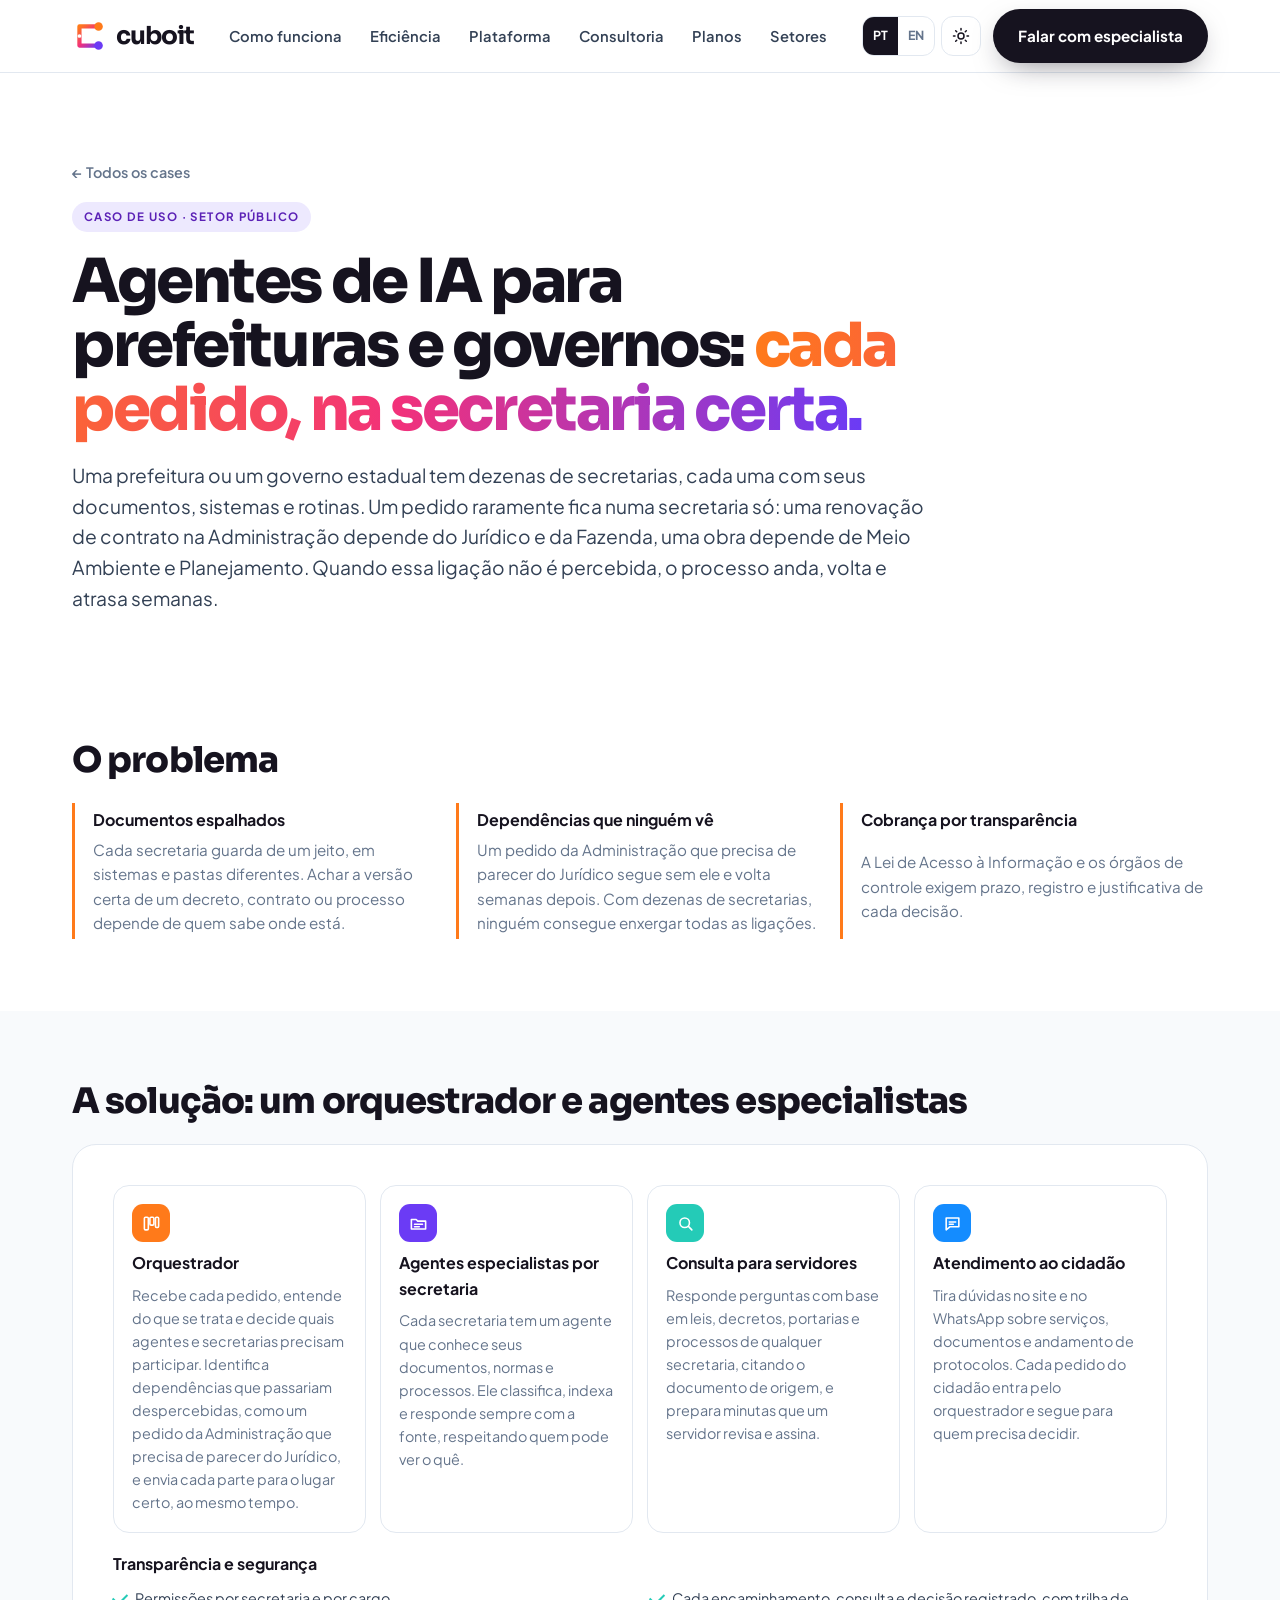
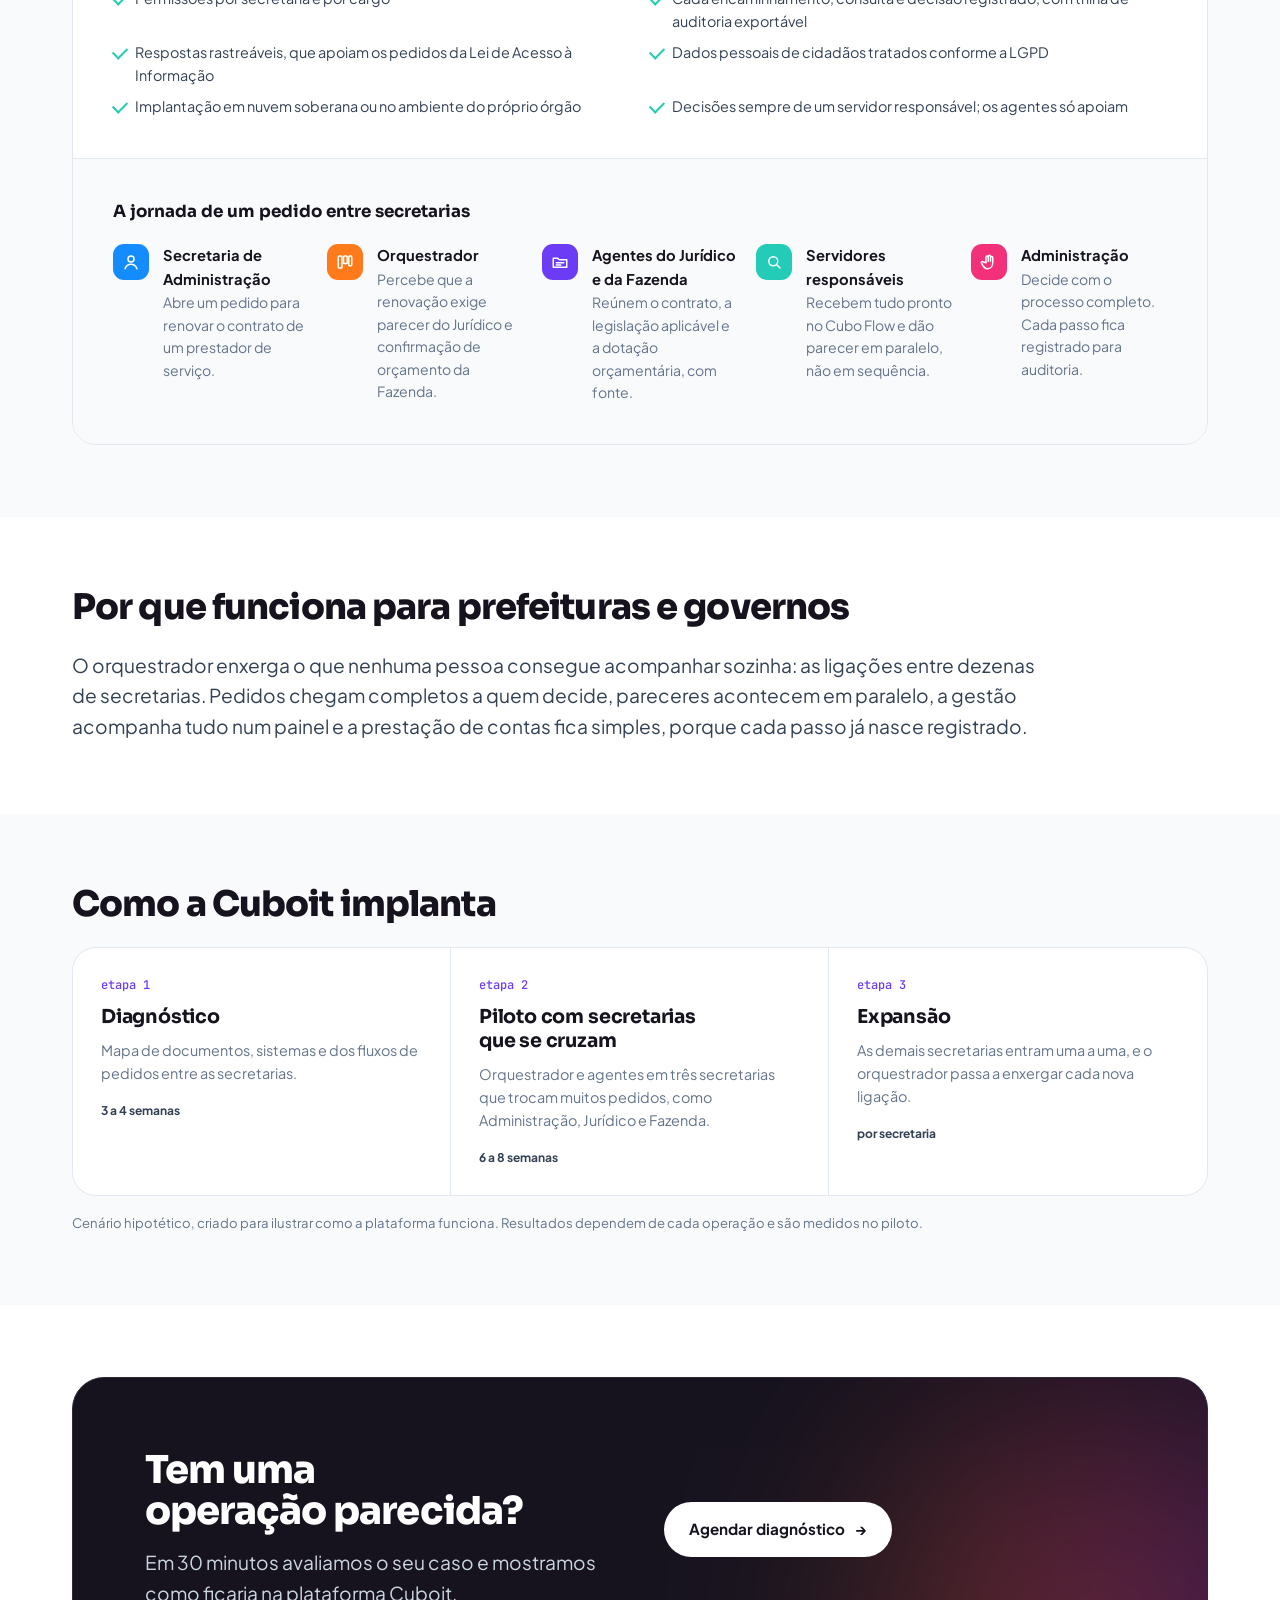
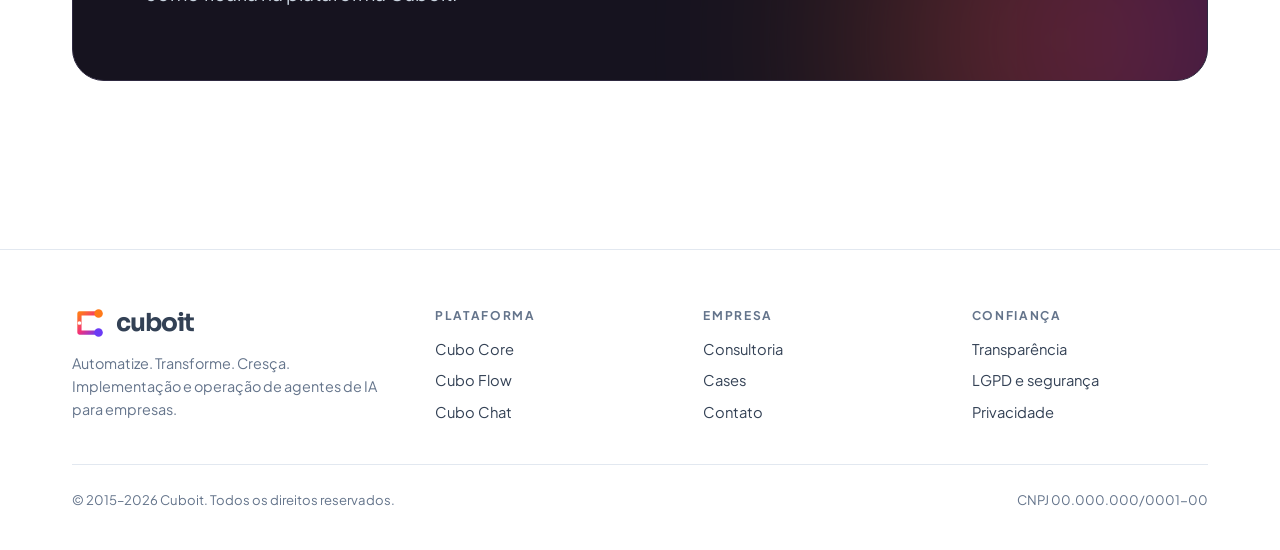
<file: casos/governo-documentacao/index.html>
<!doctype html>
<html lang="pt-BR" data-currency="BRL">
<head>
<meta charset="utf-8">
<meta name="viewport" content="width=device-width, initial-scale=1, viewport-fit=cover">
<title>Agentes de IA para prefeituras e governos: documentos e pedidos entre dezenas de secretarias — Cuboit</title>
<meta name="description" content="Caso de uso hipotético: uma prefeitura ou governo estadual com dezenas de secretarias usa um orquestrador de agentes de IA que organiza a documentação, identifica dependências entre secretarias e encaminha cada pedido, com fonte e trilha de auditoria.">
<link rel="icon" href="/images/favicon/favicon.ico" sizes="48x48">
<link rel="icon" href="/images/favicon/favicon.svg" type="image/svg+xml">
<link rel="icon" type="image/png" sizes="32x32" href="/images/favicon/favicon-32x32.png">
<link rel="icon" type="image/png" sizes="16x16" href="/images/favicon/favicon-16x16.png">
<link rel="apple-touch-icon" href="/images/favicon/apple-touch-icon.png">
<link rel="manifest" href="/images/favicon/site.webmanifest">
<meta name="theme-color" content="#16131F">
<link rel="canonical" href="https://cuboit.com.br/casos/governo-documentacao/">
<meta name="robots" content="index, follow, max-snippet:-1, max-image-preview:large">
<meta property="og:type" content="article">
<meta property="og:site_name" content="Cuboit">
<meta property="og:url" content="https://cuboit.com.br/casos/governo-documentacao/">
<meta property="og:title" content="Agentes de IA para prefeituras e governos: documentos e pedidos entre dezenas de secretarias — Cuboit">
<meta property="og:description" content="Caso de uso hipotético: uma prefeitura ou governo estadual com dezenas de secretarias usa um orquestrador de agentes de IA que organiza a documentação, identifica dependências entre secretarias e encaminha cada pedido, com fonte e trilha de auditoria.">
<meta property="og:image" content="https://cuboit.com.br/images/logos/png/cuboit-logo-claro.png">
<meta property="og:locale" content="pt_BR">
<meta property="og:locale:alternate" content="en_US">
<meta name="twitter:card" content="summary_large_image">
<meta name="twitter:title" content="Agentes de IA para prefeituras e governos: documentos e pedidos entre dezenas de secretarias — Cuboit">
<meta name="twitter:description" content="Caso de uso hipotético: uma prefeitura ou governo estadual com dezenas de secretarias usa um orquestrador de agentes de IA que organiza a documentação, identifica dependências entre secretarias e encaminha cada pedido, com fonte e trilha de auditoria.">
<link rel="alternate" type="text/plain" href="https://cuboit.com.br/llms.txt" title="llms.txt">
<link rel="alternate" hreflang="pt-BR" href="https://cuboit.com.br/casos/governo-documentacao/">
<link rel="alternate" hreflang="en" href="https://cuboit.com.br/en/cases/government-documents/">
<link rel="alternate" hreflang="x-default" href="https://cuboit.com.br/casos/governo-documentacao/">
<script>try{var t=localStorage.getItem('cuboit-theme');if(t)document.documentElement.setAttribute('data-theme',t)}catch(e){}</script>
<link rel="preconnect" href="https://fonts.googleapis.com">
<link rel="preconnect" href="https://fonts.gstatic.com" crossorigin>
<link rel="stylesheet" href="https://fonts.googleapis.com/css2?family=Sora:wght@600;700;800&family=Plus+Jakarta+Sans:wght@400;500;600;700;800&family=JetBrains+Mono:wght@400;500&display=swap">
<link rel="stylesheet" href="/css/style.css?v=202609282041">
<script type="application/ld+json">
{
 "@context": "https://schema.org",
 "@graph": [
  {
   "@type": "Article",
   "headline": "Agentes de IA para prefeituras e governos: cada pedido, na secretaria certa.",
   "description": "Caso de uso hipotético: uma prefeitura ou governo estadual com dezenas de secretarias usa um orquestrador de agentes de IA que organiza a documentação, identifica dependências entre secretarias e encaminha cada pedido, com fonte e trilha de auditoria.",
   "inLanguage": "pt-BR",
   "url": "https://cuboit.com.br/casos/governo-documentacao/",
   "datePublished": "2026-09-28",
   "author": {
    "@type": "Organization",
    "name": "Cuboit",
    "url": "https://cuboit.com.br/"
   },
   "publisher": {
    "@type": "Organization",
    "name": "Cuboit",
    "logo": {
     "@type": "ImageObject",
     "url": "https://cuboit.com.br/images/logos/png/cuboit-simbolo-cor.png"
    }
   }
  },
  {
   "@type": "BreadcrumbList",
   "itemListElement": [
    {
     "@type": "ListItem",
     "position": 1,
     "name": "Cuboit",
     "item": "https://cuboit.com.br/"
    },
    {
     "@type": "ListItem",
     "position": 2,
     "name": "Cases",
     "item": "https://cuboit.com.br/#cases"
    },
    {
     "@type": "ListItem",
     "position": 3,
     "name": "Agentes de IA para prefeituras e governos: cada pedido, na secretaria certa.",
     "item": "https://cuboit.com.br/casos/governo-documentacao/"
    }
   ]
  }
 ]
}
</script>
</head>
<body>

<svg width="0" height="0" style="position:absolute" aria-hidden="true">
  <defs>
    <linearGradient id="cb-g" gradientUnits="userSpaceOnUse" x1="14" y1="14" x2="50" y2="50"><stop offset="0" stop-color="#FF7A1A"/><stop offset=".5" stop-color="#F2317A"/><stop offset="1" stop-color="#6B3BF5"/></linearGradient>
    <mask id="cb-m"><rect width="64" height="64" fill="#fff"/><circle cx="14" cy="32" r="3.5" fill="#000"/></mask>
    <symbol id="cb-mark" viewBox="0 0 64 64"><g mask="url(#cb-m)"><polyline points="50,14 14,14 14,50 50,50" fill="none" stroke="url(#cb-g)" stroke-width="8" stroke-linejoin="round" stroke-linecap="round"/><circle cx="50" cy="14" r="8" fill="#FF7A1A"/><circle cx="50" cy="50" r="8" fill="#6B3BF5"/></g></symbol>
    <symbol id="i-check" viewBox="0 0 24 24"><path fill="none" stroke="currentColor" stroke-width="2.4" stroke-linecap="round" stroke-linejoin="round" d="M5 12.5l4.5 4.5L19 7.5"/></symbol>
    <symbol id="i-shield" viewBox="0 0 24 24"><path fill="none" stroke="currentColor" stroke-width="2" stroke-linejoin="round" d="M12 3l8 3v6c0 4.5-3.4 8.3-8 9-4.6-.7-8-4.5-8-9V6l8-3z"/><path fill="none" stroke="currentColor" stroke-width="2" stroke-linecap="round" d="M8.5 12l2.5 2.5 4.5-5"/></symbol>
    <symbol id="i-flask" viewBox="0 0 24 24"><path fill="none" stroke="currentColor" stroke-width="2" stroke-linecap="round" stroke-linejoin="round" d="M9 3h6M10 3v6L4.5 18.5A1.7 1.7 0 006 21h12a1.7 1.7 0 001.5-2.5L14 9V3M7 15h10"/></symbol>
    <symbol id="i-flow" viewBox="0 0 24 24"><rect x="3" y="4" width="5" height="16" rx="1.5" fill="none" stroke="currentColor" stroke-width="2"/><rect x="10" y="4" width="5" height="10" rx="1.5" fill="none" stroke="currentColor" stroke-width="2"/><rect x="17" y="4" width="4" height="13" rx="1.5" fill="none" stroke="currentColor" stroke-width="2"/></symbol>
    <symbol id="i-chat" viewBox="0 0 24 24"><path fill="none" stroke="currentColor" stroke-width="2" stroke-linejoin="round" d="M4 5h16v11H9l-5 4V5z"/><path stroke="currentColor" stroke-width="2" stroke-linecap="round" d="M8 10h8M8 13h5"/></symbol>
    <symbol id="i-user" viewBox="0 0 24 24"><circle cx="12" cy="8" r="4" fill="none" stroke="currentColor" stroke-width="2"/><path fill="none" stroke="currentColor" stroke-width="2" stroke-linecap="round" d="M4 21c1.5-4 4.5-6 8-6s6.5 2 8 6"/></symbol>
    <symbol id="i-db" viewBox="0 0 24 24"><ellipse cx="12" cy="6" rx="7" ry="3" fill="none" stroke="currentColor" stroke-width="2"/><path fill="none" stroke="currentColor" stroke-width="2" d="M5 6v12c0 1.7 3.1 3 7 3s7-1.3 7-3V6M5 12c0 1.7 3.1 3 7 3s7-1.3 7-3"/></symbol>
    <symbol id="i-chip" viewBox="0 0 24 24"><rect x="6" y="6" width="12" height="12" rx="2" fill="none" stroke="currentColor" stroke-width="2"/><path stroke="currentColor" stroke-width="2" stroke-linecap="round" d="M9 2v3M15 2v3M9 19v3M15 19v3M2 9h3M2 15h3M19 9h3M19 15h3"/></symbol>
    <symbol id="i-eye" viewBox="0 0 24 24"><path fill="none" stroke="currentColor" stroke-width="2" d="M2 12s3.6-7 10-7 10 7 10 7-3.6 7-10 7S2 12 2 12z"/><circle cx="12" cy="12" r="3" fill="none" stroke="currentColor" stroke-width="2"/></symbol>
    <symbol id="i-hand" viewBox="0 0 24 24"><path fill="none" stroke="currentColor" stroke-width="2" stroke-linecap="round" stroke-linejoin="round" d="M8 13V5.5a1.5 1.5 0 013 0V11m0-6.5a1.5 1.5 0 013 0V11m0-5a1.5 1.5 0 013 0v7c0 4-2.5 8-7 8-3 0-4.5-1.5-6-4l-2-3.5a1.5 1.5 0 012.5-1.6L8 13"/></symbol>

    <symbol id="i-bank" viewBox="0 0 24 24"><path fill="none" stroke="currentColor" stroke-width="2" stroke-linejoin="round" stroke-linecap="round" d="M3 9l9-5 9 5M5 9v9M9.5 9v9M14.5 9v9M19 9v9M3 20h18"/></symbol>
    <symbol id="i-headset" viewBox="0 0 24 24"><path fill="none" stroke="currentColor" stroke-width="2" stroke-linecap="round" d="M4 14v-2a8 8 0 0116 0v2M4 14a2 2 0 002 2h1v-5H6a2 2 0 00-2 2zm16 0a2 2 0 01-2 2h-1v-5h1a2 2 0 012 2zM17 16v1a3 3 0 01-3 3h-2"/></symbol>
    <symbol id="i-gov" viewBox="0 0 24 24"><path fill="none" stroke="currentColor" stroke-width="2" stroke-linejoin="round" stroke-linecap="round" d="M12 3v3M8 6h8l2 4H6l2-4zM6 10v8M10 10v8M14 10v8M18 10v8M4 20h16"/></symbol>
    <symbol id="i-scale" viewBox="0 0 24 24"><path fill="none" stroke="currentColor" stroke-width="2" stroke-linejoin="round" stroke-linecap="round" d="M12 4v16M8 20h8M5 7h14M5 7l-3 6a3 3 0 006 0L5 7zm14 0l-3 6a3 3 0 006 0l-3-6z"/></symbol>
    <symbol id="i-truck" viewBox="0 0 24 24"><path fill="none" stroke="currentColor" stroke-width="2" stroke-linejoin="round" stroke-linecap="round" d="M2 6h11v10H2zM13 10h4l3 3v3h-7"/><circle cx="6" cy="18" r="2" fill="none" stroke="currentColor" stroke-width="2"/><circle cx="17" cy="18" r="2" fill="none" stroke="currentColor" stroke-width="2"/></symbol>
    <symbol id="i-health" viewBox="0 0 24 24"><path fill="none" stroke="currentColor" stroke-width="2" stroke-linejoin="round" d="M9 3h6v6h6v6h-6v6H9v-6H3V9h6z"/></symbol>

    <symbol id="i-cal" viewBox="0 0 24 24"><rect x="3" y="5" width="18" height="16" rx="2" fill="none" stroke="currentColor" stroke-width="2"/><path stroke="currentColor" stroke-width="2" stroke-linecap="round" d="M8 3v4M16 3v4M3 10h18M8 14h2M14 14h2M8 17h2"/></symbol>
    <symbol id="i-doc" viewBox="0 0 24 24"><path fill="none" stroke="currentColor" stroke-width="2" stroke-linejoin="round" d="M6 3h8l4 4v14H6z"/><path fill="none" stroke="currentColor" stroke-width="2" stroke-linecap="round" d="M14 3v4h4M9 12h6M9 16h6"/></symbol>
    <symbol id="i-folders" viewBox="0 0 24 24"><path fill="none" stroke="currentColor" stroke-width="2" stroke-linejoin="round" d="M3 7h6l2 2h10v10H3z"/><path fill="none" stroke="currentColor" stroke-width="2" stroke-linecap="round" d="M7 13h10M7 16h6"/></symbol>
    <symbol id="i-search" viewBox="0 0 24 24"><circle cx="11" cy="11" r="6" fill="none" stroke="currentColor" stroke-width="2"/><path stroke="currentColor" stroke-width="2" stroke-linecap="round" d="M16 16l4 4"/></symbol>
  </defs>
</svg>

<header class="nav">
  <div class="wrap">
    <a class="logo" href="/" aria-label="Cuboit — início">
      <svg aria-hidden="true"><use href="#cb-mark"/></svg>
      cuboit
    </a>
    <ul class="nav-links" id="menu">
      <li><a href="/#como-funciona">Como funciona</a></li>
      <li><a href="/#eficiencia">Eficiência</a></li>
      <li><a href="/#processos">Plataforma</a></li>
      <li><a href="/#consultoria">Consultoria</a></li>
      <li><a href="/#planos">Planos</a></li>
      <li><a href="/#setores">Setores</a></li>
    </ul>
    <div class="nav-cta">
      <div class="tools">
        <nav class="lang" aria-label="Idioma"><a href="/casos/governo-documentacao/" hreflang="pt-BR" aria-current="page">PT</a><a href="/en/cases/government-documents/" hreflang="en" lang="en">EN</a></nav>
        <button class="icon-btn" id="themeBtn" type="button" aria-label="Alternar tema"><svg class="sun" viewBox="0 0 24 24" aria-hidden="true"><circle cx="12" cy="12" r="4" fill="none" stroke="currentColor" stroke-width="2"/><path stroke="currentColor" stroke-width="2" stroke-linecap="round" d="M12 2v2M12 20v2M4.9 4.9l1.4 1.4M17.7 17.7l1.4 1.4M2 12h2M20 12h2M4.9 19.1l1.4-1.4M17.7 6.3l1.4-1.4"/></svg><svg class="moon" viewBox="0 0 24 24" aria-hidden="true"><path fill="none" stroke="currentColor" stroke-width="2" stroke-linejoin="round" d="M20 14.5A8 8 0 019.5 4a8 8 0 1010.5 10.5z"/></svg></button>
      </div>
      <a class="btn btn-dark" href="/#contato">Falar com especialista</a>
      <button class="menu-btn" aria-label="Abrir menu" aria-expanded="false" aria-controls="menu" id="menuBtn"><span></span><span></span><span></span></button>
    </div>
  </div>
</header>

<main id="topo" class="case-page">

<section class="case-hero">
  <div class="wrap">
    <a class="case-back" href="/#cases">← Todos os cases</a>
    <span class="uc-tag">Caso de uso · Setor público</span>
    <h1>Agentes de IA para prefeituras e governos: <span class="grad">cada pedido, na secretaria certa.</span></h1>
    <p class="lead">Uma prefeitura ou um governo estadual tem dezenas de secretarias, cada uma com seus documentos, sistemas e rotinas. Um pedido raramente fica numa secretaria só: uma renovação de contrato na Administração depende do Jurídico e da Fazenda, uma obra depende de Meio Ambiente e Planejamento. Quando essa ligação não é percebida, o processo anda, volta e atrasa semanas.</p>
  </div>
</section>

<section class="case-sec">
  <div class="wrap">
    <h2 class="case-h2">O problema</h2>
    <div class="pains"><div class="pain"><b>Documentos espalhados</b><p>Cada secretaria guarda de um jeito, em sistemas e pastas diferentes. Achar a versão certa de um decreto, contrato ou processo depende de quem sabe onde está.</p></div><div class="pain"><b>Dependências que ninguém vê</b><p>Um pedido da Administração que precisa de parecer do Jurídico segue sem ele e volta semanas depois. Com dezenas de secretarias, ninguém consegue enxergar todas as ligações.</p></div><div class="pain"><b>Cobrança por transparência</b><p>A Lei de Acesso à Informação e os órgãos de controle exigem prazo, registro e justificativa de cada decisão.</p></div></div>
  </div>
</section>

<section class="case-sec soft">
  <div class="wrap">
    <h2 class="case-h2">A solução: um orquestrador e agentes especialistas</h2>
    <div class="usecase">
      <div class="uc-main">
        <div class="uc-agents">
          <div><div class="tile t-orange"><svg><use href="#i-flow"/></svg></div><b>Orquestrador</b><p>Recebe cada pedido, entende do que se trata e decide quais agentes e secretarias precisam participar. Identifica dependências que passariam despercebidas, como um pedido da Administração que precisa de parecer do Jurídico, e envia cada parte para o lugar certo, ao mesmo tempo.</p></div>
          <div><div class="tile t-violet"><svg><use href="#i-folders"/></svg></div><b>Agentes especialistas por secretaria</b><p>Cada secretaria tem um agente que conhece seus documentos, normas e processos. Ele classifica, indexa e responde sempre com a fonte, respeitando quem pode ver o quê.</p></div>
          <div><div class="tile t-teal"><svg><use href="#i-search"/></svg></div><b>Consulta para servidores</b><p>Responde perguntas com base em leis, decretos, portarias e processos de qualquer secretaria, citando o documento de origem, e prepara minutas que um servidor revisa e assina.</p></div>
          <div><div class="tile t-blue"><svg><use href="#i-chat"/></svg></div><b>Atendimento ao cidadão</b><p>Tira dúvidas no site e no WhatsApp sobre serviços, documentos e andamento de protocolos. Cada pedido do cidadão entra pelo orquestrador e segue para quem precisa decidir.</p></div>
        </div>
        <div class="uc-care"><b>Transparência e segurança</b><ul><li>Permissões por secretaria e por cargo</li><li>Cada encaminhamento, consulta e decisão registrado, com trilha de auditoria exportável</li><li>Respostas rastreáveis, que apoiam os pedidos da Lei de Acesso à Informação</li><li>Dados pessoais de cidadãos tratados conforme a LGPD</li><li>Implantação em nuvem soberana ou no ambiente do próprio órgão</li><li>Decisões sempre de um servidor responsável; os agentes só apoiam</li></ul></div>
      </div>
      <div class="uc-journey">
        <b>A jornada de um pedido entre secretarias</b>
        <ol>
          <li><div class="tile t-blue"><svg><use href="#i-user"/></svg></div><div><b>Secretaria de Administração</b><p>Abre um pedido para renovar o contrato de um prestador de serviço.</p></div></li>
          <li><div class="tile t-orange"><svg><use href="#i-flow"/></svg></div><div><b>Orquestrador</b><p>Percebe que a renovação exige parecer do Jurídico e confirmação de orçamento da Fazenda.</p></div></li>
          <li><div class="tile t-violet"><svg><use href="#i-folders"/></svg></div><div><b>Agentes do Jurídico e da Fazenda</b><p>Reúnem o contrato, a legislação aplicável e a dotação orçamentária, com fonte.</p></div></li>
          <li><div class="tile t-teal"><svg><use href="#i-search"/></svg></div><div><b>Servidores responsáveis</b><p>Recebem tudo pronto no Cubo Flow e dão parecer em paralelo, não em sequência.</p></div></li>
          <li><div class="tile t-pink"><svg><use href="#i-hand"/></svg></div><div><b>Administração</b><p>Decide com o processo completo. Cada passo fica registrado para auditoria.</p></div></li>
        </ol>
      </div>
    </div>
  </div>
</section>

<section class="case-sec">
  <div class="wrap case-biz">
    <h2 class="case-h2">Por que funciona para prefeituras e governos</h2>
    <p class="lead">O orquestrador enxerga o que nenhuma pessoa consegue acompanhar sozinha: as ligações entre dezenas de secretarias. Pedidos chegam completos a quem decide, pareceres acontecem em paralelo, a gestão acompanha tudo num painel e a prestação de contas fica simples, porque cada passo já nasce registrado.</p>
  </div>
</section>

<section class="case-sec soft">
  <div class="wrap">
    <h2 class="case-h2">Como a Cuboit implanta</h2>
    <div class="steps steps-3"><div class="step"><span class="n">etapa 1</span><h3>Diagnóstico</h3><p>Mapa de documentos, sistemas e dos fluxos de pedidos entre as secretarias.</p><span class="dur">3 a 4 semanas</span></div><div class="step"><span class="n">etapa 2</span><h3>Piloto com secretarias que se cruzam</h3><p>Orquestrador e agentes em três secretarias que trocam muitos pedidos, como Administração, Jurídico e Fazenda.</p><span class="dur">6 a 8 semanas</span></div><div class="step"><span class="n">etapa 3</span><h3>Expansão</h3><p>As demais secretarias entram uma a uma, e o orquestrador passa a enxergar cada nova ligação.</p><span class="dur">por secretaria</span></div></div>
    <p class="case-note">Cenário hipotético, criado para ilustrar como a plataforma funciona. Resultados dependem de cada operação e são medidos no piloto.</p>
  </div>
</section>

<section class="case-sec">
  <div class="wrap">
    <div class="final case-cta">
      <div style="position:relative;z-index:1">
        <h2>Tem uma operação parecida?</h2>
        <p class="lead">Em 30 minutos avaliamos o seu caso e mostramos como ficaria na plataforma Cuboit.</p>
      </div>
      <div style="position:relative;z-index:1;align-self:center;justify-self:start"><a class="btn btn-light" href="/#contato">Agendar diagnóstico <span aria-hidden="true">→</span></a></div>
    </div>
  </div>
</section>

</main>

<footer>
  <div class="wrap">
    <div class="foot">
      <div>
        <a class="logo" href="/"><svg aria-hidden="true"><use href="#cb-mark"/></svg>cuboit</a>
        <p>Automatize. Transforme. Cresça.<br>Implementação e operação de agentes de IA para empresas.</p>
      </div>
      <div><h5>Plataforma</h5><ul><li><a href="/#eficiencia">Cubo Core</a></li><li><a href="/#processos">Cubo Flow</a></li><li><a href="/#chat">Cubo Chat</a></li></ul></div>
      <div><h5>Empresa</h5><ul><li><a href="/#consultoria">Consultoria</a></li><li><a href="/#cases">Cases</a></li><li><a href="/#contato">Contato</a></li></ul></div>
      <div><h5>Confiança</h5><ul><li><a href="/#transparencia">Transparência</a></li><li><a href="/#transparencia">LGPD e segurança</a></li><li><a href="/#contato">Privacidade</a></li></ul></div>
    </div>
    <div class="legal"><span>© 2015–2026 Cuboit. Todos os direitos reservados.</span><span>CNPJ 00.000.000/0001-00</span></div>
  </div>
</footer>

<script src="/js/main.js?v=202609282041"></script>
</body>
</html>
</file>
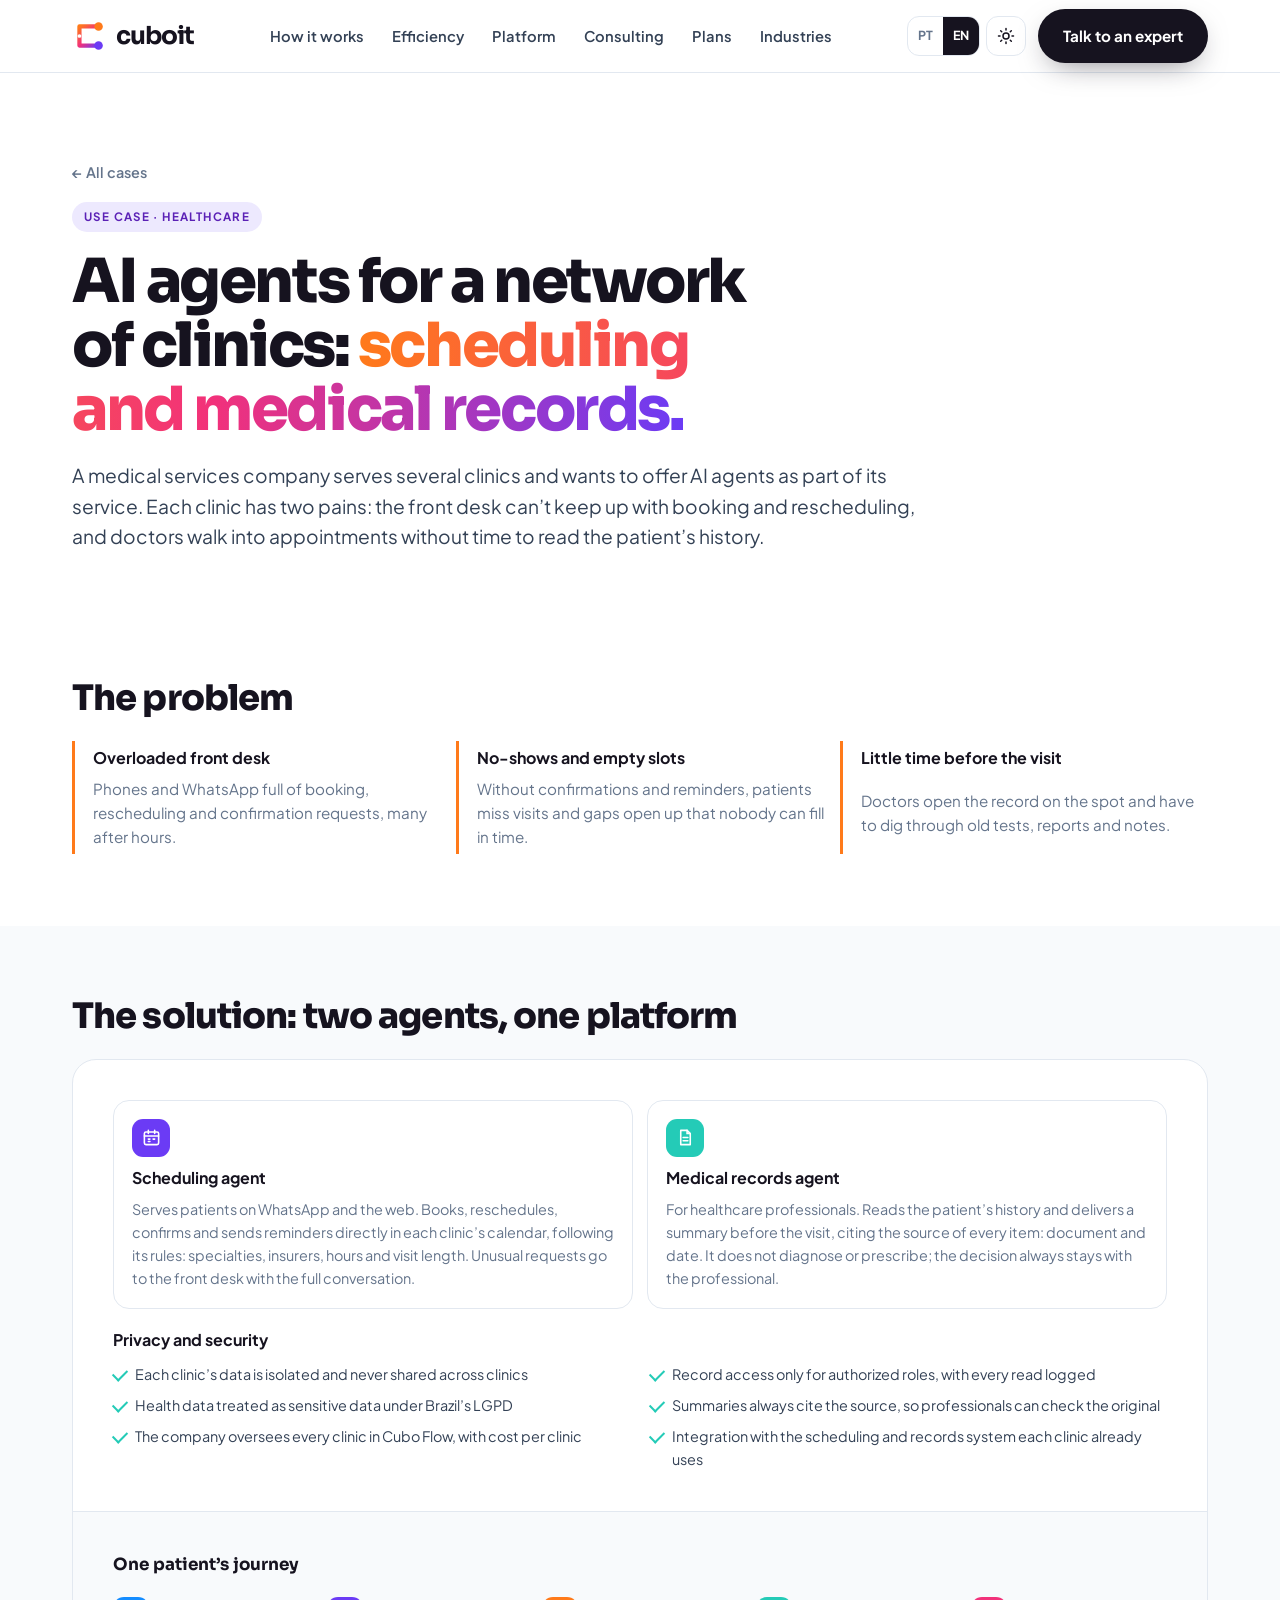
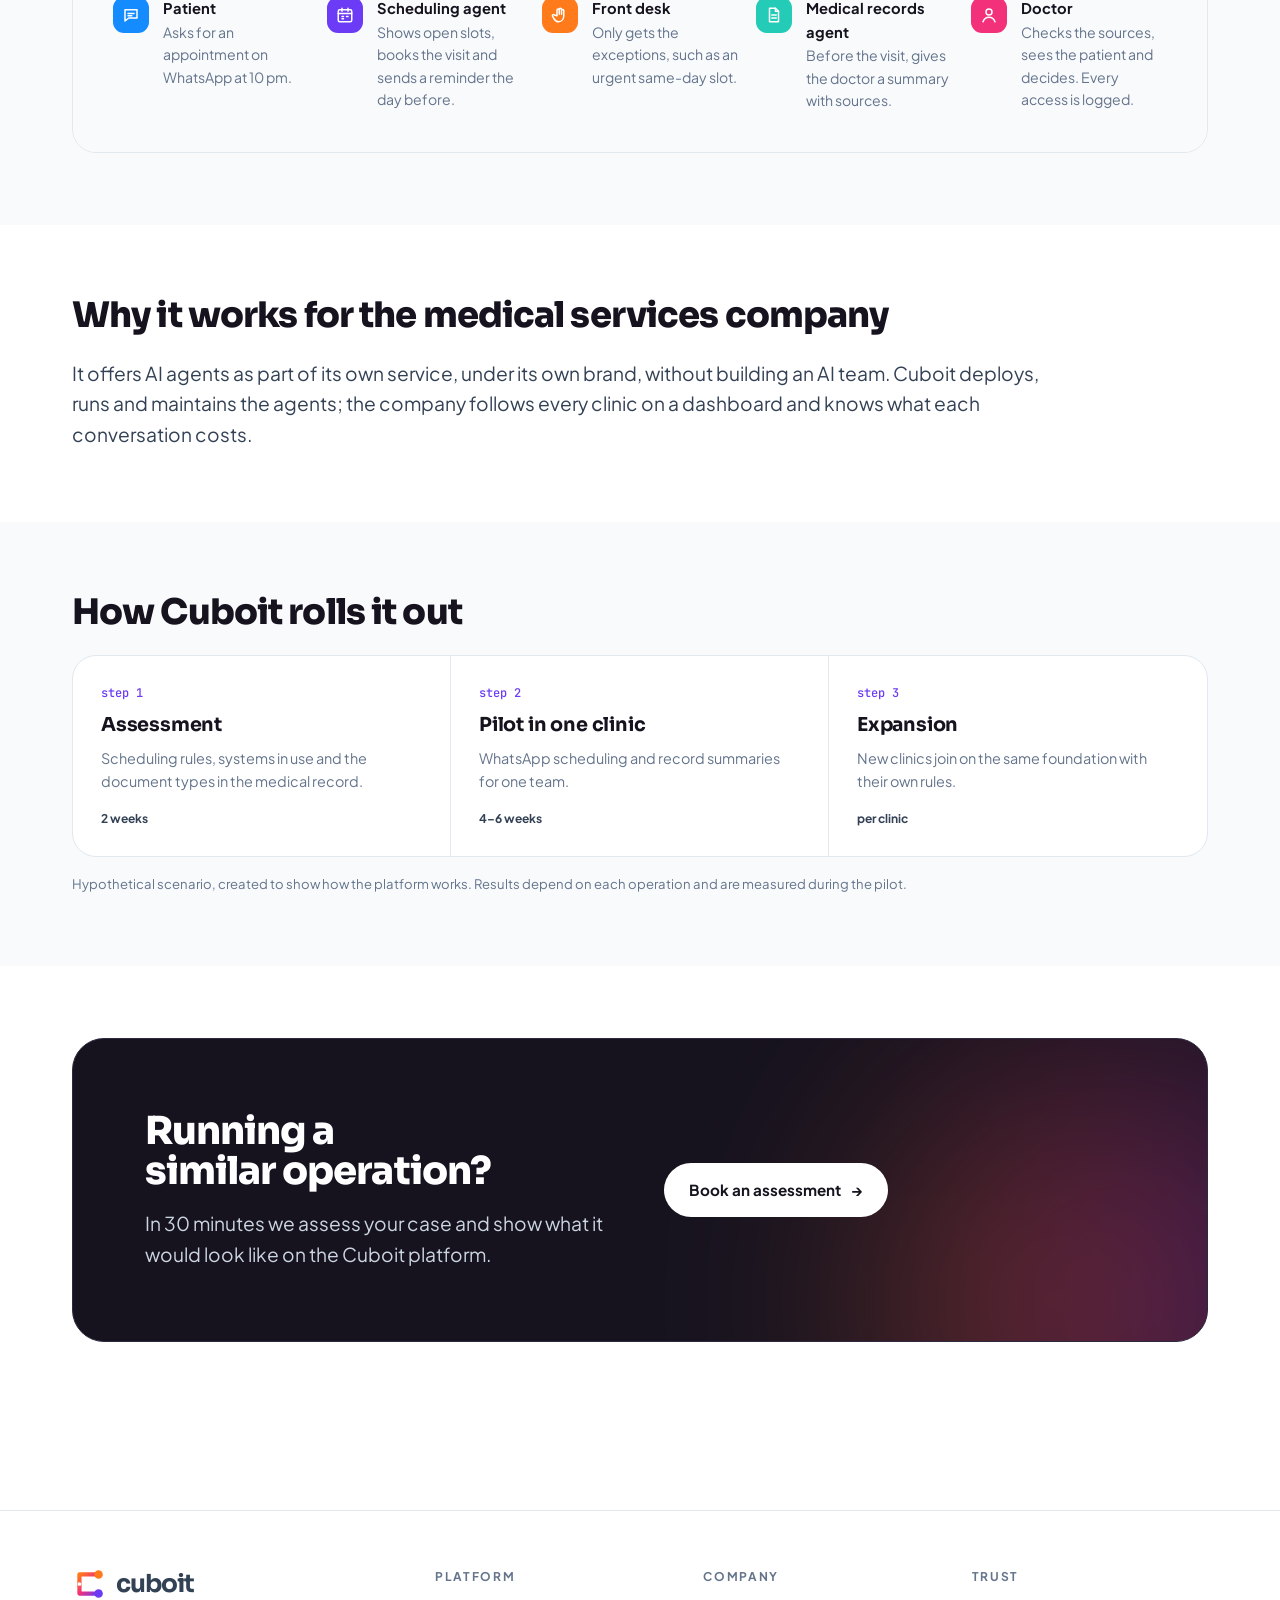
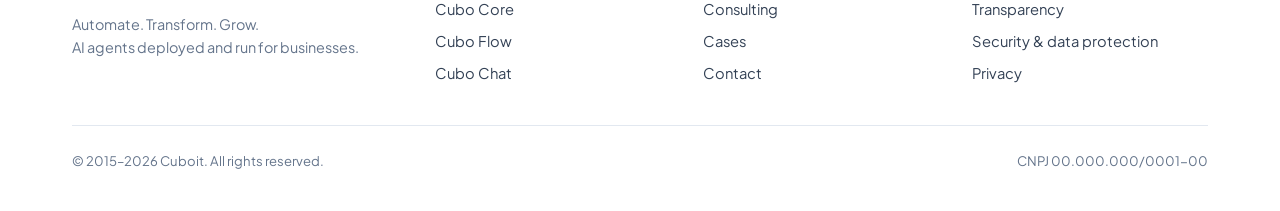
<file: en/cases/clinics-scheduling-records/index.html>
<!doctype html>
<html lang="en" data-currency="USD">
<head>
<meta charset="utf-8">
<meta name="viewport" content="width=device-width, initial-scale=1, viewport-fit=cover">
<title>AI agents for clinics: scheduling and medical records — Cuboit</title>
<meta name="description" content="Hypothetical use case: a medical services company offers its client clinics AI agents for WhatsApp scheduling and sourced medical record summaries, with health data protected.">
<link rel="icon" href="/images/favicon/favicon.ico" sizes="48x48">
<link rel="icon" href="/images/favicon/favicon.svg" type="image/svg+xml">
<link rel="icon" type="image/png" sizes="32x32" href="/images/favicon/favicon-32x32.png">
<link rel="icon" type="image/png" sizes="16x16" href="/images/favicon/favicon-16x16.png">
<link rel="apple-touch-icon" href="/images/favicon/apple-touch-icon.png">
<link rel="manifest" href="/images/favicon/site.webmanifest">
<meta name="theme-color" content="#16131F">
<link rel="canonical" href="https://cuboit.com.br/en/cases/clinics-scheduling-records/">
<meta name="robots" content="index, follow, max-snippet:-1, max-image-preview:large">
<meta property="og:type" content="article">
<meta property="og:site_name" content="Cuboit">
<meta property="og:url" content="https://cuboit.com.br/en/cases/clinics-scheduling-records/">
<meta property="og:title" content="AI agents for clinics: scheduling and medical records — Cuboit">
<meta property="og:description" content="Hypothetical use case: a medical services company offers its client clinics AI agents for WhatsApp scheduling and sourced medical record summaries, with health data protected.">
<meta property="og:image" content="https://cuboit.com.br/images/logos/png/cuboit-logo-claro.png">
<meta property="og:locale" content="en_US">
<meta property="og:locale:alternate" content="pt_BR">
<meta name="twitter:card" content="summary_large_image">
<meta name="twitter:title" content="AI agents for clinics: scheduling and medical records — Cuboit">
<meta name="twitter:description" content="Hypothetical use case: a medical services company offers its client clinics AI agents for WhatsApp scheduling and sourced medical record summaries, with health data protected.">
<link rel="alternate" type="text/plain" href="https://cuboit.com.br/llms.txt" title="llms.txt">
<link rel="alternate" hreflang="pt-BR" href="https://cuboit.com.br/casos/clinicas-agenda-prontuario/">
<link rel="alternate" hreflang="en" href="https://cuboit.com.br/en/cases/clinics-scheduling-records/">
<link rel="alternate" hreflang="x-default" href="https://cuboit.com.br/casos/clinicas-agenda-prontuario/">
<script>try{var t=localStorage.getItem('cuboit-theme');if(t)document.documentElement.setAttribute('data-theme',t)}catch(e){}</script>
<link rel="preconnect" href="https://fonts.googleapis.com">
<link rel="preconnect" href="https://fonts.gstatic.com" crossorigin>
<link rel="stylesheet" href="https://fonts.googleapis.com/css2?family=Sora:wght@600;700;800&family=Plus+Jakarta+Sans:wght@400;500;600;700;800&family=JetBrains+Mono:wght@400;500&display=swap">
<link rel="stylesheet" href="/css/style.css?v=202609282034">
<script type="application/ld+json">
{
 "@context": "https://schema.org",
 "@graph": [
  {
   "@type": "Article",
   "headline": "AI agents for a network of clinics: scheduling and medical records.",
   "description": "Hypothetical use case: a medical services company offers its client clinics AI agents for WhatsApp scheduling and sourced medical record summaries, with health data protected.",
   "inLanguage": "en",
   "url": "https://cuboit.com.br/en/cases/clinics-scheduling-records/",
   "datePublished": "2026-09-28",
   "author": {
    "@type": "Organization",
    "name": "Cuboit",
    "url": "https://cuboit.com.br/"
   },
   "publisher": {
    "@type": "Organization",
    "name": "Cuboit",
    "logo": {
     "@type": "ImageObject",
     "url": "https://cuboit.com.br/images/logos/png/cuboit-simbolo-cor.png"
    }
   }
  },
  {
   "@type": "BreadcrumbList",
   "itemListElement": [
    {
     "@type": "ListItem",
     "position": 1,
     "name": "Cuboit",
     "item": "https://cuboit.com.br/en/"
    },
    {
     "@type": "ListItem",
     "position": 2,
     "name": "Cases",
     "item": "https://cuboit.com.br/en/#cases"
    },
    {
     "@type": "ListItem",
     "position": 3,
     "name": "AI agents for a network of clinics: scheduling and medical records.",
     "item": "https://cuboit.com.br/en/cases/clinics-scheduling-records/"
    }
   ]
  }
 ]
}
</script>
</head>
<body>

<svg width="0" height="0" style="position:absolute" aria-hidden="true">
  <defs>
    <linearGradient id="cb-g" gradientUnits="userSpaceOnUse" x1="14" y1="14" x2="50" y2="50"><stop offset="0" stop-color="#FF7A1A"/><stop offset=".5" stop-color="#F2317A"/><stop offset="1" stop-color="#6B3BF5"/></linearGradient>
    <mask id="cb-m"><rect width="64" height="64" fill="#fff"/><circle cx="14" cy="32" r="3.5" fill="#000"/></mask>
    <symbol id="cb-mark" viewBox="0 0 64 64"><g mask="url(#cb-m)"><polyline points="50,14 14,14 14,50 50,50" fill="none" stroke="url(#cb-g)" stroke-width="8" stroke-linejoin="round" stroke-linecap="round"/><circle cx="50" cy="14" r="8" fill="#FF7A1A"/><circle cx="50" cy="50" r="8" fill="#6B3BF5"/></g></symbol>
    <symbol id="i-check" viewBox="0 0 24 24"><path fill="none" stroke="currentColor" stroke-width="2.4" stroke-linecap="round" stroke-linejoin="round" d="M5 12.5l4.5 4.5L19 7.5"/></symbol>
    <symbol id="i-shield" viewBox="0 0 24 24"><path fill="none" stroke="currentColor" stroke-width="2" stroke-linejoin="round" d="M12 3l8 3v6c0 4.5-3.4 8.3-8 9-4.6-.7-8-4.5-8-9V6l8-3z"/><path fill="none" stroke="currentColor" stroke-width="2" stroke-linecap="round" d="M8.5 12l2.5 2.5 4.5-5"/></symbol>
    <symbol id="i-flask" viewBox="0 0 24 24"><path fill="none" stroke="currentColor" stroke-width="2" stroke-linecap="round" stroke-linejoin="round" d="M9 3h6M10 3v6L4.5 18.5A1.7 1.7 0 006 21h12a1.7 1.7 0 001.5-2.5L14 9V3M7 15h10"/></symbol>
    <symbol id="i-flow" viewBox="0 0 24 24"><rect x="3" y="4" width="5" height="16" rx="1.5" fill="none" stroke="currentColor" stroke-width="2"/><rect x="10" y="4" width="5" height="10" rx="1.5" fill="none" stroke="currentColor" stroke-width="2"/><rect x="17" y="4" width="4" height="13" rx="1.5" fill="none" stroke="currentColor" stroke-width="2"/></symbol>
    <symbol id="i-chat" viewBox="0 0 24 24"><path fill="none" stroke="currentColor" stroke-width="2" stroke-linejoin="round" d="M4 5h16v11H9l-5 4V5z"/><path stroke="currentColor" stroke-width="2" stroke-linecap="round" d="M8 10h8M8 13h5"/></symbol>
    <symbol id="i-user" viewBox="0 0 24 24"><circle cx="12" cy="8" r="4" fill="none" stroke="currentColor" stroke-width="2"/><path fill="none" stroke="currentColor" stroke-width="2" stroke-linecap="round" d="M4 21c1.5-4 4.5-6 8-6s6.5 2 8 6"/></symbol>
    <symbol id="i-db" viewBox="0 0 24 24"><ellipse cx="12" cy="6" rx="7" ry="3" fill="none" stroke="currentColor" stroke-width="2"/><path fill="none" stroke="currentColor" stroke-width="2" d="M5 6v12c0 1.7 3.1 3 7 3s7-1.3 7-3V6M5 12c0 1.7 3.1 3 7 3s7-1.3 7-3"/></symbol>
    <symbol id="i-chip" viewBox="0 0 24 24"><rect x="6" y="6" width="12" height="12" rx="2" fill="none" stroke="currentColor" stroke-width="2"/><path stroke="currentColor" stroke-width="2" stroke-linecap="round" d="M9 2v3M15 2v3M9 19v3M15 19v3M2 9h3M2 15h3M19 9h3M19 15h3"/></symbol>
    <symbol id="i-eye" viewBox="0 0 24 24"><path fill="none" stroke="currentColor" stroke-width="2" d="M2 12s3.6-7 10-7 10 7 10 7-3.6 7-10 7S2 12 2 12z"/><circle cx="12" cy="12" r="3" fill="none" stroke="currentColor" stroke-width="2"/></symbol>
    <symbol id="i-hand" viewBox="0 0 24 24"><path fill="none" stroke="currentColor" stroke-width="2" stroke-linecap="round" stroke-linejoin="round" d="M8 13V5.5a1.5 1.5 0 013 0V11m0-6.5a1.5 1.5 0 013 0V11m0-5a1.5 1.5 0 013 0v7c0 4-2.5 8-7 8-3 0-4.5-1.5-6-4l-2-3.5a1.5 1.5 0 012.5-1.6L8 13"/></symbol>

    <symbol id="i-bank" viewBox="0 0 24 24"><path fill="none" stroke="currentColor" stroke-width="2" stroke-linejoin="round" stroke-linecap="round" d="M3 9l9-5 9 5M5 9v9M9.5 9v9M14.5 9v9M19 9v9M3 20h18"/></symbol>
    <symbol id="i-headset" viewBox="0 0 24 24"><path fill="none" stroke="currentColor" stroke-width="2" stroke-linecap="round" d="M4 14v-2a8 8 0 0116 0v2M4 14a2 2 0 002 2h1v-5H6a2 2 0 00-2 2zm16 0a2 2 0 01-2 2h-1v-5h1a2 2 0 012 2zM17 16v1a3 3 0 01-3 3h-2"/></symbol>
    <symbol id="i-gov" viewBox="0 0 24 24"><path fill="none" stroke="currentColor" stroke-width="2" stroke-linejoin="round" stroke-linecap="round" d="M12 3v3M8 6h8l2 4H6l2-4zM6 10v8M10 10v8M14 10v8M18 10v8M4 20h16"/></symbol>
    <symbol id="i-scale" viewBox="0 0 24 24"><path fill="none" stroke="currentColor" stroke-width="2" stroke-linejoin="round" stroke-linecap="round" d="M12 4v16M8 20h8M5 7h14M5 7l-3 6a3 3 0 006 0L5 7zm14 0l-3 6a3 3 0 006 0l-3-6z"/></symbol>
    <symbol id="i-truck" viewBox="0 0 24 24"><path fill="none" stroke="currentColor" stroke-width="2" stroke-linejoin="round" stroke-linecap="round" d="M2 6h11v10H2zM13 10h4l3 3v3h-7"/><circle cx="6" cy="18" r="2" fill="none" stroke="currentColor" stroke-width="2"/><circle cx="17" cy="18" r="2" fill="none" stroke="currentColor" stroke-width="2"/></symbol>
    <symbol id="i-health" viewBox="0 0 24 24"><path fill="none" stroke="currentColor" stroke-width="2" stroke-linejoin="round" d="M9 3h6v6h6v6h-6v6H9v-6H3V9h6z"/></symbol>

    <symbol id="i-cal" viewBox="0 0 24 24"><rect x="3" y="5" width="18" height="16" rx="2" fill="none" stroke="currentColor" stroke-width="2"/><path stroke="currentColor" stroke-width="2" stroke-linecap="round" d="M8 3v4M16 3v4M3 10h18M8 14h2M14 14h2M8 17h2"/></symbol>
    <symbol id="i-doc" viewBox="0 0 24 24"><path fill="none" stroke="currentColor" stroke-width="2" stroke-linejoin="round" d="M6 3h8l4 4v14H6z"/><path fill="none" stroke="currentColor" stroke-width="2" stroke-linecap="round" d="M14 3v4h4M9 12h6M9 16h6"/></symbol>
    <symbol id="i-folders" viewBox="0 0 24 24"><path fill="none" stroke="currentColor" stroke-width="2" stroke-linejoin="round" d="M3 7h6l2 2h10v10H3z"/><path fill="none" stroke="currentColor" stroke-width="2" stroke-linecap="round" d="M7 13h10M7 16h6"/></symbol>
    <symbol id="i-search" viewBox="0 0 24 24"><circle cx="11" cy="11" r="6" fill="none" stroke="currentColor" stroke-width="2"/><path stroke="currentColor" stroke-width="2" stroke-linecap="round" d="M16 16l4 4"/></symbol>
  </defs>
</svg>

<header class="nav">
  <div class="wrap">
    <a class="logo" href="/en/" aria-label="Cuboit — home">
      <svg aria-hidden="true"><use href="#cb-mark"/></svg>
      cuboit
    </a>
    <ul class="nav-links" id="menu">
      <li><a href="/en/#how-it-works">How it works</a></li>
      <li><a href="/en/#efficiency">Efficiency</a></li>
      <li><a href="/en/#processes">Platform</a></li>
      <li><a href="/en/#consulting">Consulting</a></li>
      <li><a href="/en/#plans">Plans</a></li>
      <li><a href="/en/#industries">Industries</a></li>
    </ul>
    <div class="nav-cta">
      <div class="tools">
        <nav class="lang" aria-label="Language"><a href="/casos/clinicas-agenda-prontuario/" hreflang="pt-BR" lang="pt-BR">PT</a><a href="/en/cases/clinics-scheduling-records/" hreflang="en" aria-current="page">EN</a></nav>
        <button class="icon-btn" id="themeBtn" type="button" aria-label="Alternar tema"><svg class="sun" viewBox="0 0 24 24" aria-hidden="true"><circle cx="12" cy="12" r="4" fill="none" stroke="currentColor" stroke-width="2"/><path stroke="currentColor" stroke-width="2" stroke-linecap="round" d="M12 2v2M12 20v2M4.9 4.9l1.4 1.4M17.7 17.7l1.4 1.4M2 12h2M20 12h2M4.9 19.1l1.4-1.4M17.7 6.3l1.4-1.4"/></svg><svg class="moon" viewBox="0 0 24 24" aria-hidden="true"><path fill="none" stroke="currentColor" stroke-width="2" stroke-linejoin="round" d="M20 14.5A8 8 0 019.5 4a8 8 0 1010.5 10.5z"/></svg></button>
      </div>
      <a class="btn btn-dark" href="/en/#contact">Talk to an expert</a>
      <button class="menu-btn" aria-label="Open menu" aria-expanded="false" aria-controls="menu" id="menuBtn"><span></span><span></span><span></span></button>
    </div>
  </div>
</header>

<main id="topo" class="case-page">

<section class="case-hero">
  <div class="wrap">
    <a class="case-back" href="/en/#cases">← All cases</a>
    <span class="uc-tag">Use case · Healthcare</span>
    <h1>AI agents for a network of clinics: <span class="grad">scheduling and medical records.</span></h1>
    <p class="lead">A medical services company serves several clinics and wants to offer AI agents as part of its service. Each clinic has two pains: the front desk can’t keep up with booking and rescheduling, and doctors walk into appointments without time to read the patient’s history.</p>
  </div>
</section>

<section class="case-sec">
  <div class="wrap">
    <h2 class="case-h2">The problem</h2>
    <div class="pains"><div class="pain"><b>Overloaded front desk</b><p>Phones and WhatsApp full of booking, rescheduling and confirmation requests, many after hours.</p></div><div class="pain"><b>No-shows and empty slots</b><p>Without confirmations and reminders, patients miss visits and gaps open up that nobody can fill in time.</p></div><div class="pain"><b>Little time before the visit</b><p>Doctors open the record on the spot and have to dig through old tests, reports and notes.</p></div></div>
  </div>
</section>

<section class="case-sec soft">
  <div class="wrap">
    <h2 class="case-h2">The solution: two agents, one platform</h2>
    <div class="usecase">
      <div class="uc-main">
        <div class="uc-agents">
          <div><div class="tile t-violet"><svg><use href="#i-cal"/></svg></div><b>Scheduling agent</b><p>Serves patients on WhatsApp and the web. Books, reschedules, confirms and sends reminders directly in each clinic’s calendar, following its rules: specialties, insurers, hours and visit length. Unusual requests go to the front desk with the full conversation.</p></div>
          <div><div class="tile t-teal"><svg><use href="#i-doc"/></svg></div><b>Medical records agent</b><p>For healthcare professionals. Reads the patient’s history and delivers a summary before the visit, citing the source of every item: document and date. It does not diagnose or prescribe; the decision always stays with the professional.</p></div>
        </div>
        <div class="uc-care"><b>Privacy and security</b><ul><li>Each clinic’s data is isolated and never shared across clinics</li><li>Record access only for authorized roles, with every read logged</li><li>Health data treated as sensitive data under Brazil’s LGPD</li><li>Summaries always cite the source, so professionals can check the original</li><li>The company oversees every clinic in Cubo Flow, with cost per clinic</li><li>Integration with the scheduling and records system each clinic already uses</li></ul></div>
      </div>
      <div class="uc-journey">
        <b>One patient’s journey</b>
        <ol>
          <li><div class="tile t-blue"><svg><use href="#i-chat"/></svg></div><div><b>Patient</b><p>Asks for an appointment on WhatsApp at 10 pm.</p></div></li>
          <li><div class="tile t-violet"><svg><use href="#i-cal"/></svg></div><div><b>Scheduling agent</b><p>Shows open slots, books the visit and sends a reminder the day before.</p></div></li>
          <li><div class="tile t-orange"><svg><use href="#i-hand"/></svg></div><div><b>Front desk</b><p>Only gets the exceptions, such as an urgent same-day slot.</p></div></li>
          <li><div class="tile t-teal"><svg><use href="#i-doc"/></svg></div><div><b>Medical records agent</b><p>Before the visit, gives the doctor a summary with sources.</p></div></li>
          <li><div class="tile t-pink"><svg><use href="#i-user"/></svg></div><div><b>Doctor</b><p>Checks the sources, sees the patient and decides. Every access is logged.</p></div></li>
        </ol>
      </div>
    </div>
  </div>
</section>

<section class="case-sec">
  <div class="wrap case-biz">
    <h2 class="case-h2">Why it works for the medical services company</h2>
    <p class="lead">It offers AI agents as part of its own service, under its own brand, without building an AI team. Cuboit deploys, runs and maintains the agents; the company follows every clinic on a dashboard and knows what each conversation costs.</p>
  </div>
</section>

<section class="case-sec soft">
  <div class="wrap">
    <h2 class="case-h2">How Cuboit rolls it out</h2>
    <div class="steps steps-3"><div class="step"><span class="n">step 1</span><h3>Assessment</h3><p>Scheduling rules, systems in use and the document types in the medical record.</p><span class="dur">2 weeks</span></div><div class="step"><span class="n">step 2</span><h3>Pilot in one clinic</h3><p>WhatsApp scheduling and record summaries for one team.</p><span class="dur">4–6 weeks</span></div><div class="step"><span class="n">step 3</span><h3>Expansion</h3><p>New clinics join on the same foundation with their own rules.</p><span class="dur">per clinic</span></div></div>
    <p class="case-note">Hypothetical scenario, created to show how the platform works. Results depend on each operation and are measured during the pilot.</p>
  </div>
</section>

<section class="case-sec">
  <div class="wrap">
    <div class="final case-cta">
      <div style="position:relative;z-index:1">
        <h2>Running a similar operation?</h2>
        <p class="lead">In 30 minutes we assess your case and show what it would look like on the Cuboit platform.</p>
      </div>
      <div style="position:relative;z-index:1;align-self:center;justify-self:start"><a class="btn btn-light" href="/en/#contact">Book an assessment <span aria-hidden="true">→</span></a></div>
    </div>
  </div>
</section>

</main>

<footer>
  <div class="wrap">
    <div class="foot">
      <div>
        <a class="logo" href="/en/"><svg aria-hidden="true"><use href="#cb-mark"/></svg>cuboit</a>
        <p>Automate. Transform. Grow.<br>AI agents deployed and run for businesses.</p>
      </div>
      <div><h5>Platform</h5><ul><li><a href="/en/#efficiency">Cubo Core</a></li><li><a href="/en/#processes">Cubo Flow</a></li><li><a href="/en/#chat">Cubo Chat</a></li></ul></div>
      <div><h5>Company</h5><ul><li><a href="/en/#consulting">Consulting</a></li><li><a href="/en/#cases">Cases</a></li><li><a href="/en/#contact">Contact</a></li></ul></div>
      <div><h5>Trust</h5><ul><li><a href="/en/#transparency">Transparency</a></li><li><a href="/en/#transparency">Security &amp; data protection</a></li><li><a href="/en/#contact">Privacy</a></li></ul></div>
    </div>
    <div class="legal"><span>© 2015–2026 Cuboit. All rights reserved.</span><span>CNPJ 00.000.000/0001-00</span></div>
  </div>
</footer>

<script src="/js/main.js?v=202609282034"></script>
</body>
</html>
</file>
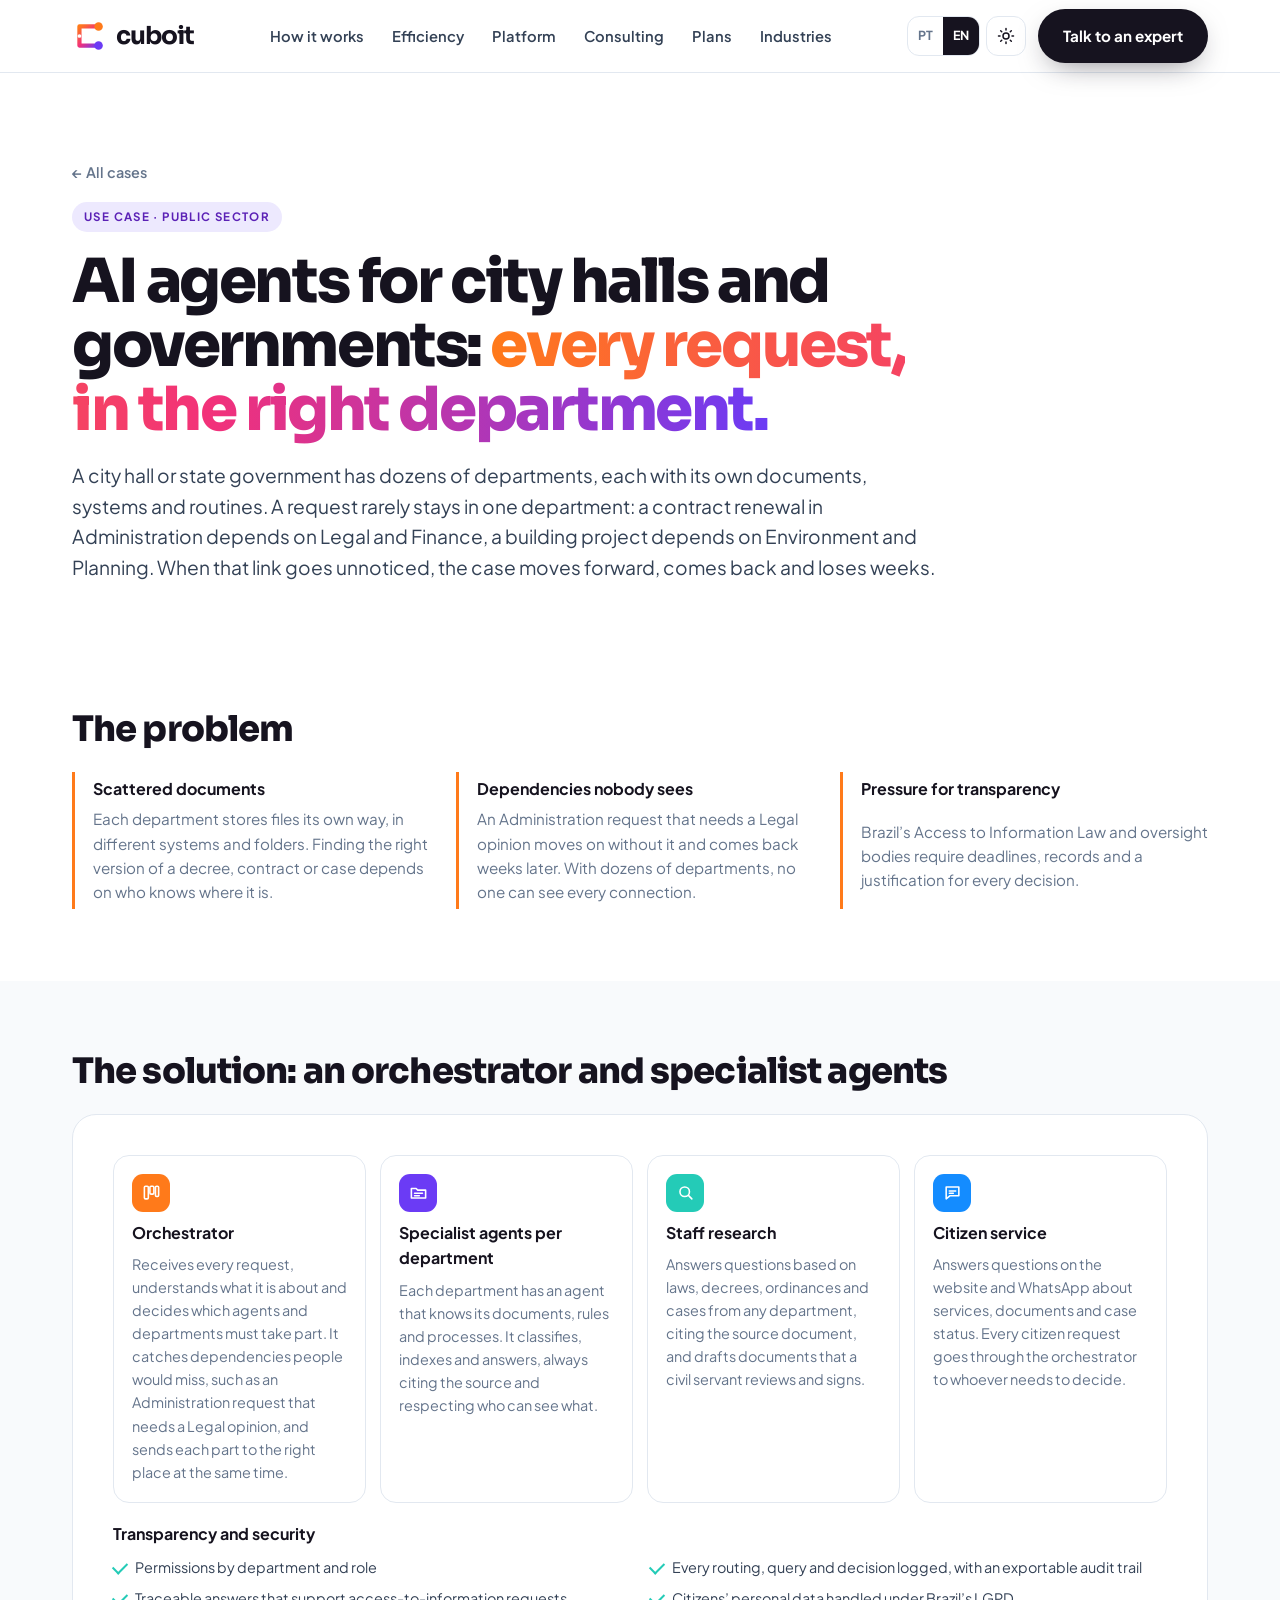
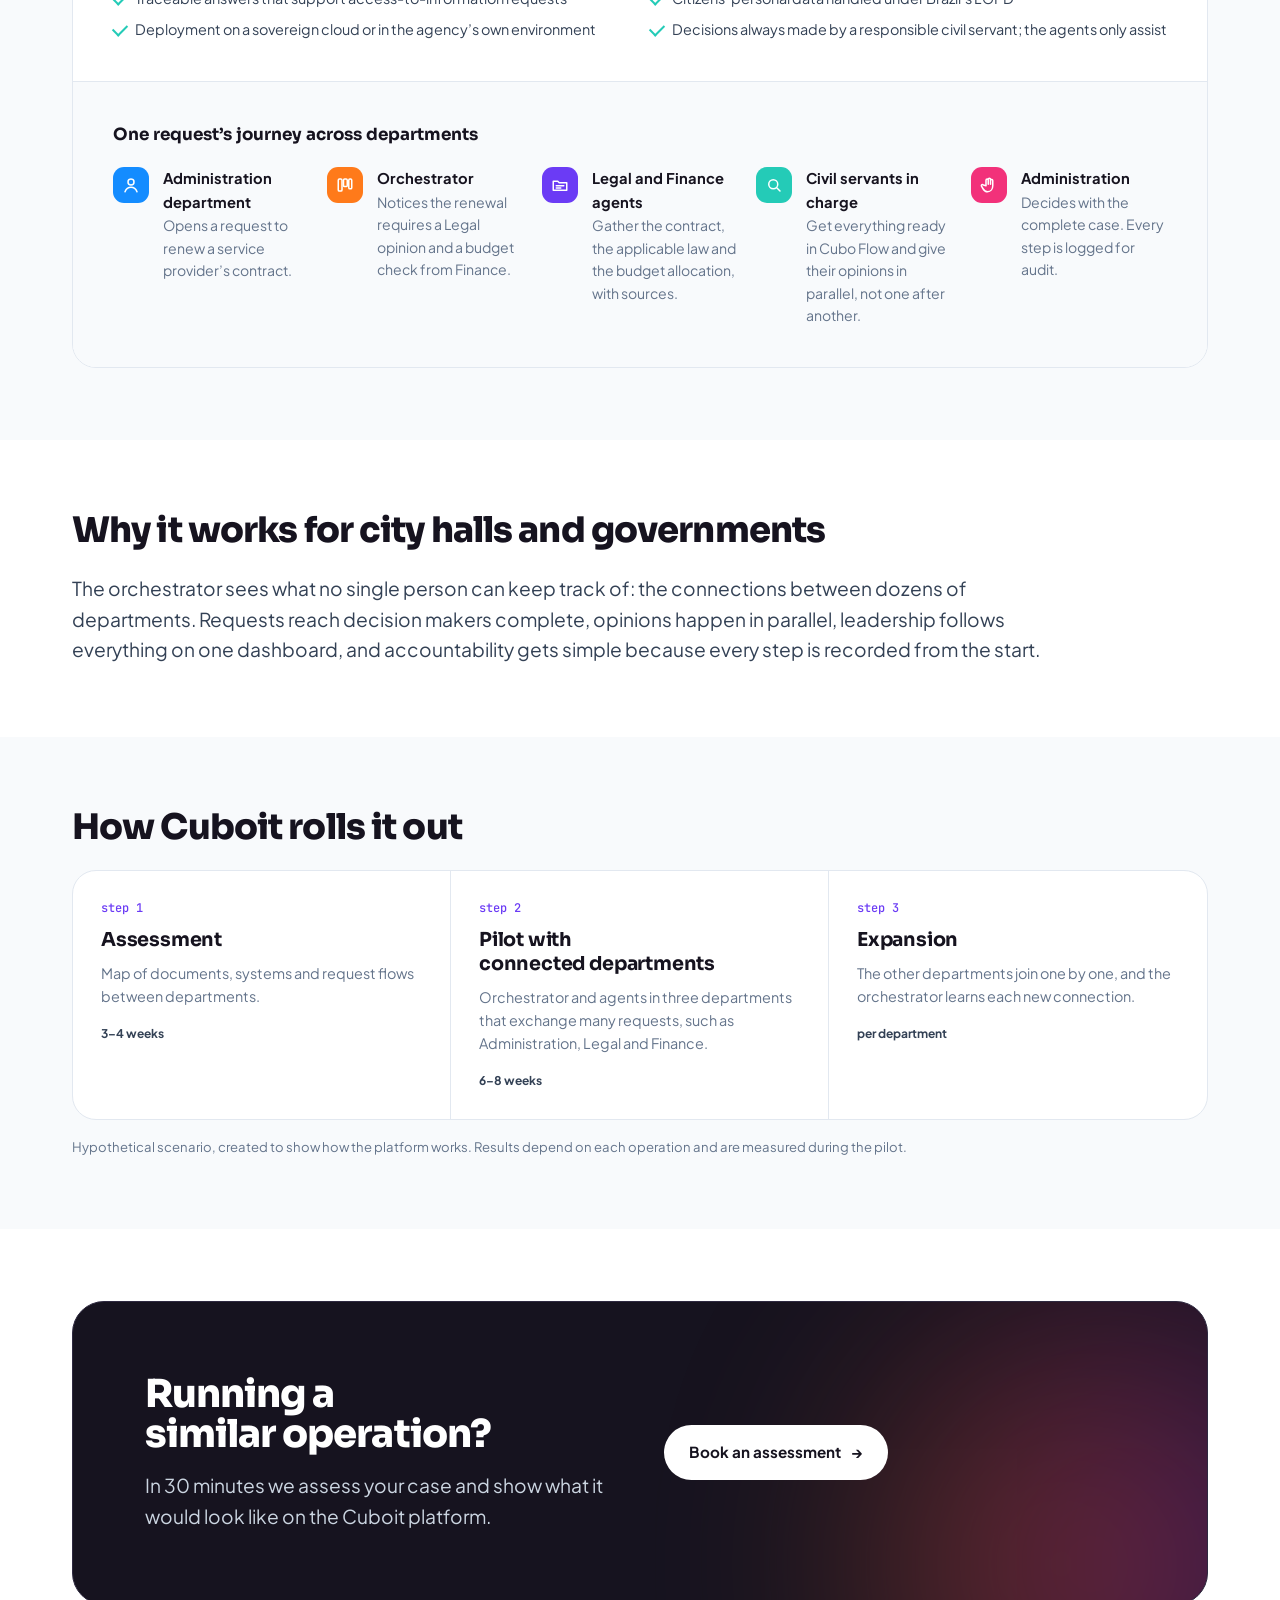
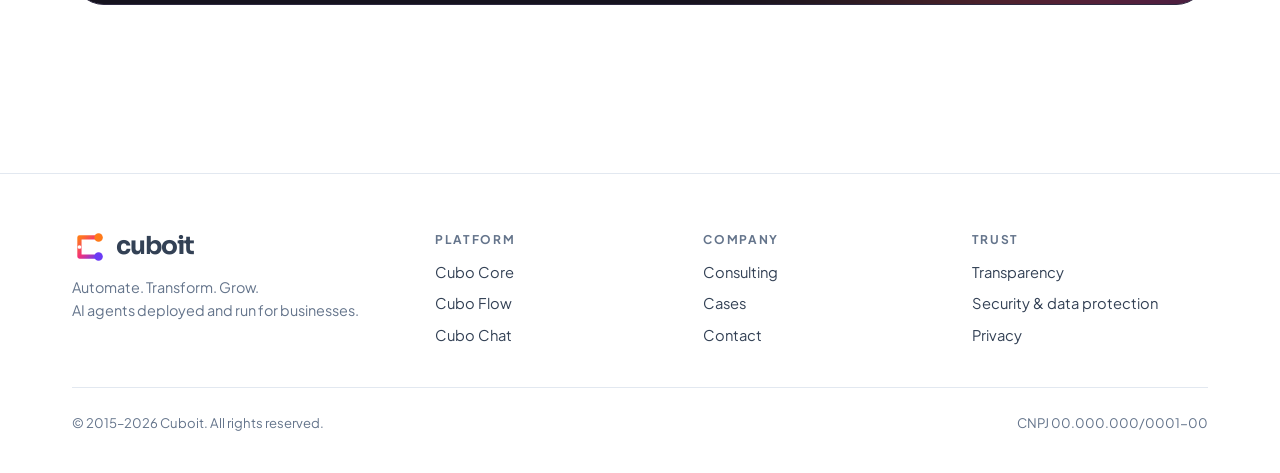
<file: en/cases/government-documents/index.html>
<!doctype html>
<html lang="en" data-currency="USD">
<head>
<meta charset="utf-8">
<meta name="viewport" content="width=device-width, initial-scale=1, viewport-fit=cover">
<title>AI agents for city halls and governments: documents and requests across dozens of departments — Cuboit</title>
<meta name="description" content="Hypothetical use case: a city hall or state government with dozens of departments uses an AI agent orchestrator that organizes documents, spots dependencies between departments and routes every request, with sources and an audit trail.">
<link rel="icon" href="/images/favicon/favicon.ico" sizes="48x48">
<link rel="icon" href="/images/favicon/favicon.svg" type="image/svg+xml">
<link rel="icon" type="image/png" sizes="32x32" href="/images/favicon/favicon-32x32.png">
<link rel="icon" type="image/png" sizes="16x16" href="/images/favicon/favicon-16x16.png">
<link rel="apple-touch-icon" href="/images/favicon/apple-touch-icon.png">
<link rel="manifest" href="/images/favicon/site.webmanifest">
<meta name="theme-color" content="#16131F">
<link rel="canonical" href="https://cuboit.com.br/en/cases/government-documents/">
<meta name="robots" content="index, follow, max-snippet:-1, max-image-preview:large">
<meta property="og:type" content="article">
<meta property="og:site_name" content="Cuboit">
<meta property="og:url" content="https://cuboit.com.br/en/cases/government-documents/">
<meta property="og:title" content="AI agents for city halls and governments: documents and requests across dozens of departments — Cuboit">
<meta property="og:description" content="Hypothetical use case: a city hall or state government with dozens of departments uses an AI agent orchestrator that organizes documents, spots dependencies between departments and routes every request, with sources and an audit trail.">
<meta property="og:image" content="https://cuboit.com.br/images/logos/png/cuboit-logo-claro.png">
<meta property="og:locale" content="en_US">
<meta property="og:locale:alternate" content="pt_BR">
<meta name="twitter:card" content="summary_large_image">
<meta name="twitter:title" content="AI agents for city halls and governments: documents and requests across dozens of departments — Cuboit">
<meta name="twitter:description" content="Hypothetical use case: a city hall or state government with dozens of departments uses an AI agent orchestrator that organizes documents, spots dependencies between departments and routes every request, with sources and an audit trail.">
<link rel="alternate" type="text/plain" href="https://cuboit.com.br/llms.txt" title="llms.txt">
<link rel="alternate" hreflang="pt-BR" href="https://cuboit.com.br/casos/governo-documentacao/">
<link rel="alternate" hreflang="en" href="https://cuboit.com.br/en/cases/government-documents/">
<link rel="alternate" hreflang="x-default" href="https://cuboit.com.br/casos/governo-documentacao/">
<script>try{var t=localStorage.getItem('cuboit-theme');if(t)document.documentElement.setAttribute('data-theme',t)}catch(e){}</script>
<link rel="preconnect" href="https://fonts.googleapis.com">
<link rel="preconnect" href="https://fonts.gstatic.com" crossorigin>
<link rel="stylesheet" href="https://fonts.googleapis.com/css2?family=Sora:wght@600;700;800&family=Plus+Jakarta+Sans:wght@400;500;600;700;800&family=JetBrains+Mono:wght@400;500&display=swap">
<link rel="stylesheet" href="/css/style.css?v=202609282041">
<script type="application/ld+json">
{
 "@context": "https://schema.org",
 "@graph": [
  {
   "@type": "Article",
   "headline": "AI agents for city halls and governments: every request, in the right department.",
   "description": "Hypothetical use case: a city hall or state government with dozens of departments uses an AI agent orchestrator that organizes documents, spots dependencies between departments and routes every request, with sources and an audit trail.",
   "inLanguage": "en",
   "url": "https://cuboit.com.br/en/cases/government-documents/",
   "datePublished": "2026-09-28",
   "author": {
    "@type": "Organization",
    "name": "Cuboit",
    "url": "https://cuboit.com.br/"
   },
   "publisher": {
    "@type": "Organization",
    "name": "Cuboit",
    "logo": {
     "@type": "ImageObject",
     "url": "https://cuboit.com.br/images/logos/png/cuboit-simbolo-cor.png"
    }
   }
  },
  {
   "@type": "BreadcrumbList",
   "itemListElement": [
    {
     "@type": "ListItem",
     "position": 1,
     "name": "Cuboit",
     "item": "https://cuboit.com.br/en/"
    },
    {
     "@type": "ListItem",
     "position": 2,
     "name": "Cases",
     "item": "https://cuboit.com.br/en/#cases"
    },
    {
     "@type": "ListItem",
     "position": 3,
     "name": "AI agents for city halls and governments: every request, in the right department.",
     "item": "https://cuboit.com.br/en/cases/government-documents/"
    }
   ]
  }
 ]
}
</script>
</head>
<body>

<svg width="0" height="0" style="position:absolute" aria-hidden="true">
  <defs>
    <linearGradient id="cb-g" gradientUnits="userSpaceOnUse" x1="14" y1="14" x2="50" y2="50"><stop offset="0" stop-color="#FF7A1A"/><stop offset=".5" stop-color="#F2317A"/><stop offset="1" stop-color="#6B3BF5"/></linearGradient>
    <mask id="cb-m"><rect width="64" height="64" fill="#fff"/><circle cx="14" cy="32" r="3.5" fill="#000"/></mask>
    <symbol id="cb-mark" viewBox="0 0 64 64"><g mask="url(#cb-m)"><polyline points="50,14 14,14 14,50 50,50" fill="none" stroke="url(#cb-g)" stroke-width="8" stroke-linejoin="round" stroke-linecap="round"/><circle cx="50" cy="14" r="8" fill="#FF7A1A"/><circle cx="50" cy="50" r="8" fill="#6B3BF5"/></g></symbol>
    <symbol id="i-check" viewBox="0 0 24 24"><path fill="none" stroke="currentColor" stroke-width="2.4" stroke-linecap="round" stroke-linejoin="round" d="M5 12.5l4.5 4.5L19 7.5"/></symbol>
    <symbol id="i-shield" viewBox="0 0 24 24"><path fill="none" stroke="currentColor" stroke-width="2" stroke-linejoin="round" d="M12 3l8 3v6c0 4.5-3.4 8.3-8 9-4.6-.7-8-4.5-8-9V6l8-3z"/><path fill="none" stroke="currentColor" stroke-width="2" stroke-linecap="round" d="M8.5 12l2.5 2.5 4.5-5"/></symbol>
    <symbol id="i-flask" viewBox="0 0 24 24"><path fill="none" stroke="currentColor" stroke-width="2" stroke-linecap="round" stroke-linejoin="round" d="M9 3h6M10 3v6L4.5 18.5A1.7 1.7 0 006 21h12a1.7 1.7 0 001.5-2.5L14 9V3M7 15h10"/></symbol>
    <symbol id="i-flow" viewBox="0 0 24 24"><rect x="3" y="4" width="5" height="16" rx="1.5" fill="none" stroke="currentColor" stroke-width="2"/><rect x="10" y="4" width="5" height="10" rx="1.5" fill="none" stroke="currentColor" stroke-width="2"/><rect x="17" y="4" width="4" height="13" rx="1.5" fill="none" stroke="currentColor" stroke-width="2"/></symbol>
    <symbol id="i-chat" viewBox="0 0 24 24"><path fill="none" stroke="currentColor" stroke-width="2" stroke-linejoin="round" d="M4 5h16v11H9l-5 4V5z"/><path stroke="currentColor" stroke-width="2" stroke-linecap="round" d="M8 10h8M8 13h5"/></symbol>
    <symbol id="i-user" viewBox="0 0 24 24"><circle cx="12" cy="8" r="4" fill="none" stroke="currentColor" stroke-width="2"/><path fill="none" stroke="currentColor" stroke-width="2" stroke-linecap="round" d="M4 21c1.5-4 4.5-6 8-6s6.5 2 8 6"/></symbol>
    <symbol id="i-db" viewBox="0 0 24 24"><ellipse cx="12" cy="6" rx="7" ry="3" fill="none" stroke="currentColor" stroke-width="2"/><path fill="none" stroke="currentColor" stroke-width="2" d="M5 6v12c0 1.7 3.1 3 7 3s7-1.3 7-3V6M5 12c0 1.7 3.1 3 7 3s7-1.3 7-3"/></symbol>
    <symbol id="i-chip" viewBox="0 0 24 24"><rect x="6" y="6" width="12" height="12" rx="2" fill="none" stroke="currentColor" stroke-width="2"/><path stroke="currentColor" stroke-width="2" stroke-linecap="round" d="M9 2v3M15 2v3M9 19v3M15 19v3M2 9h3M2 15h3M19 9h3M19 15h3"/></symbol>
    <symbol id="i-eye" viewBox="0 0 24 24"><path fill="none" stroke="currentColor" stroke-width="2" d="M2 12s3.6-7 10-7 10 7 10 7-3.6 7-10 7S2 12 2 12z"/><circle cx="12" cy="12" r="3" fill="none" stroke="currentColor" stroke-width="2"/></symbol>
    <symbol id="i-hand" viewBox="0 0 24 24"><path fill="none" stroke="currentColor" stroke-width="2" stroke-linecap="round" stroke-linejoin="round" d="M8 13V5.5a1.5 1.5 0 013 0V11m0-6.5a1.5 1.5 0 013 0V11m0-5a1.5 1.5 0 013 0v7c0 4-2.5 8-7 8-3 0-4.5-1.5-6-4l-2-3.5a1.5 1.5 0 012.5-1.6L8 13"/></symbol>

    <symbol id="i-bank" viewBox="0 0 24 24"><path fill="none" stroke="currentColor" stroke-width="2" stroke-linejoin="round" stroke-linecap="round" d="M3 9l9-5 9 5M5 9v9M9.5 9v9M14.5 9v9M19 9v9M3 20h18"/></symbol>
    <symbol id="i-headset" viewBox="0 0 24 24"><path fill="none" stroke="currentColor" stroke-width="2" stroke-linecap="round" d="M4 14v-2a8 8 0 0116 0v2M4 14a2 2 0 002 2h1v-5H6a2 2 0 00-2 2zm16 0a2 2 0 01-2 2h-1v-5h1a2 2 0 012 2zM17 16v1a3 3 0 01-3 3h-2"/></symbol>
    <symbol id="i-gov" viewBox="0 0 24 24"><path fill="none" stroke="currentColor" stroke-width="2" stroke-linejoin="round" stroke-linecap="round" d="M12 3v3M8 6h8l2 4H6l2-4zM6 10v8M10 10v8M14 10v8M18 10v8M4 20h16"/></symbol>
    <symbol id="i-scale" viewBox="0 0 24 24"><path fill="none" stroke="currentColor" stroke-width="2" stroke-linejoin="round" stroke-linecap="round" d="M12 4v16M8 20h8M5 7h14M5 7l-3 6a3 3 0 006 0L5 7zm14 0l-3 6a3 3 0 006 0l-3-6z"/></symbol>
    <symbol id="i-truck" viewBox="0 0 24 24"><path fill="none" stroke="currentColor" stroke-width="2" stroke-linejoin="round" stroke-linecap="round" d="M2 6h11v10H2zM13 10h4l3 3v3h-7"/><circle cx="6" cy="18" r="2" fill="none" stroke="currentColor" stroke-width="2"/><circle cx="17" cy="18" r="2" fill="none" stroke="currentColor" stroke-width="2"/></symbol>
    <symbol id="i-health" viewBox="0 0 24 24"><path fill="none" stroke="currentColor" stroke-width="2" stroke-linejoin="round" d="M9 3h6v6h6v6h-6v6H9v-6H3V9h6z"/></symbol>

    <symbol id="i-cal" viewBox="0 0 24 24"><rect x="3" y="5" width="18" height="16" rx="2" fill="none" stroke="currentColor" stroke-width="2"/><path stroke="currentColor" stroke-width="2" stroke-linecap="round" d="M8 3v4M16 3v4M3 10h18M8 14h2M14 14h2M8 17h2"/></symbol>
    <symbol id="i-doc" viewBox="0 0 24 24"><path fill="none" stroke="currentColor" stroke-width="2" stroke-linejoin="round" d="M6 3h8l4 4v14H6z"/><path fill="none" stroke="currentColor" stroke-width="2" stroke-linecap="round" d="M14 3v4h4M9 12h6M9 16h6"/></symbol>
    <symbol id="i-folders" viewBox="0 0 24 24"><path fill="none" stroke="currentColor" stroke-width="2" stroke-linejoin="round" d="M3 7h6l2 2h10v10H3z"/><path fill="none" stroke="currentColor" stroke-width="2" stroke-linecap="round" d="M7 13h10M7 16h6"/></symbol>
    <symbol id="i-search" viewBox="0 0 24 24"><circle cx="11" cy="11" r="6" fill="none" stroke="currentColor" stroke-width="2"/><path stroke="currentColor" stroke-width="2" stroke-linecap="round" d="M16 16l4 4"/></symbol>
  </defs>
</svg>

<header class="nav">
  <div class="wrap">
    <a class="logo" href="/en/" aria-label="Cuboit — home">
      <svg aria-hidden="true"><use href="#cb-mark"/></svg>
      cuboit
    </a>
    <ul class="nav-links" id="menu">
      <li><a href="/en/#how-it-works">How it works</a></li>
      <li><a href="/en/#efficiency">Efficiency</a></li>
      <li><a href="/en/#processes">Platform</a></li>
      <li><a href="/en/#consulting">Consulting</a></li>
      <li><a href="/en/#plans">Plans</a></li>
      <li><a href="/en/#industries">Industries</a></li>
    </ul>
    <div class="nav-cta">
      <div class="tools">
        <nav class="lang" aria-label="Language"><a href="/casos/governo-documentacao/" hreflang="pt-BR" lang="pt-BR">PT</a><a href="/en/cases/government-documents/" hreflang="en" aria-current="page">EN</a></nav>
        <button class="icon-btn" id="themeBtn" type="button" aria-label="Alternar tema"><svg class="sun" viewBox="0 0 24 24" aria-hidden="true"><circle cx="12" cy="12" r="4" fill="none" stroke="currentColor" stroke-width="2"/><path stroke="currentColor" stroke-width="2" stroke-linecap="round" d="M12 2v2M12 20v2M4.9 4.9l1.4 1.4M17.7 17.7l1.4 1.4M2 12h2M20 12h2M4.9 19.1l1.4-1.4M17.7 6.3l1.4-1.4"/></svg><svg class="moon" viewBox="0 0 24 24" aria-hidden="true"><path fill="none" stroke="currentColor" stroke-width="2" stroke-linejoin="round" d="M20 14.5A8 8 0 019.5 4a8 8 0 1010.5 10.5z"/></svg></button>
      </div>
      <a class="btn btn-dark" href="/en/#contact">Talk to an expert</a>
      <button class="menu-btn" aria-label="Open menu" aria-expanded="false" aria-controls="menu" id="menuBtn"><span></span><span></span><span></span></button>
    </div>
  </div>
</header>

<main id="topo" class="case-page">

<section class="case-hero">
  <div class="wrap">
    <a class="case-back" href="/en/#cases">← All cases</a>
    <span class="uc-tag">Use case · Public sector</span>
    <h1>AI agents for city halls and governments: <span class="grad">every request, in the right department.</span></h1>
    <p class="lead">A city hall or state government has dozens of departments, each with its own documents, systems and routines. A request rarely stays in one department: a contract renewal in Administration depends on Legal and Finance, a building project depends on Environment and Planning. When that link goes unnoticed, the case moves forward, comes back and loses weeks.</p>
  </div>
</section>

<section class="case-sec">
  <div class="wrap">
    <h2 class="case-h2">The problem</h2>
    <div class="pains"><div class="pain"><b>Scattered documents</b><p>Each department stores files its own way, in different systems and folders. Finding the right version of a decree, contract or case depends on who knows where it is.</p></div><div class="pain"><b>Dependencies nobody sees</b><p>An Administration request that needs a Legal opinion moves on without it and comes back weeks later. With dozens of departments, no one can see every connection.</p></div><div class="pain"><b>Pressure for transparency</b><p>Brazil’s Access to Information Law and oversight bodies require deadlines, records and a justification for every decision.</p></div></div>
  </div>
</section>

<section class="case-sec soft">
  <div class="wrap">
    <h2 class="case-h2">The solution: an orchestrator and specialist agents</h2>
    <div class="usecase">
      <div class="uc-main">
        <div class="uc-agents">
          <div><div class="tile t-orange"><svg><use href="#i-flow"/></svg></div><b>Orchestrator</b><p>Receives every request, understands what it is about and decides which agents and departments must take part. It catches dependencies people would miss, such as an Administration request that needs a Legal opinion, and sends each part to the right place at the same time.</p></div>
          <div><div class="tile t-violet"><svg><use href="#i-folders"/></svg></div><b>Specialist agents per department</b><p>Each department has an agent that knows its documents, rules and processes. It classifies, indexes and answers, always citing the source and respecting who can see what.</p></div>
          <div><div class="tile t-teal"><svg><use href="#i-search"/></svg></div><b>Staff research</b><p>Answers questions based on laws, decrees, ordinances and cases from any department, citing the source document, and drafts documents that a civil servant reviews and signs.</p></div>
          <div><div class="tile t-blue"><svg><use href="#i-chat"/></svg></div><b>Citizen service</b><p>Answers questions on the website and WhatsApp about services, documents and case status. Every citizen request goes through the orchestrator to whoever needs to decide.</p></div>
        </div>
        <div class="uc-care"><b>Transparency and security</b><ul><li>Permissions by department and role</li><li>Every routing, query and decision logged, with an exportable audit trail</li><li>Traceable answers that support access-to-information requests</li><li>Citizens’ personal data handled under Brazil’s LGPD</li><li>Deployment on a sovereign cloud or in the agency’s own environment</li><li>Decisions always made by a responsible civil servant; the agents only assist</li></ul></div>
      </div>
      <div class="uc-journey">
        <b>One request’s journey across departments</b>
        <ol>
          <li><div class="tile t-blue"><svg><use href="#i-user"/></svg></div><div><b>Administration department</b><p>Opens a request to renew a service provider’s contract.</p></div></li>
          <li><div class="tile t-orange"><svg><use href="#i-flow"/></svg></div><div><b>Orchestrator</b><p>Notices the renewal requires a Legal opinion and a budget check from Finance.</p></div></li>
          <li><div class="tile t-violet"><svg><use href="#i-folders"/></svg></div><div><b>Legal and Finance agents</b><p>Gather the contract, the applicable law and the budget allocation, with sources.</p></div></li>
          <li><div class="tile t-teal"><svg><use href="#i-search"/></svg></div><div><b>Civil servants in charge</b><p>Get everything ready in Cubo Flow and give their opinions in parallel, not one after another.</p></div></li>
          <li><div class="tile t-pink"><svg><use href="#i-hand"/></svg></div><div><b>Administration</b><p>Decides with the complete case. Every step is logged for audit.</p></div></li>
        </ol>
      </div>
    </div>
  </div>
</section>

<section class="case-sec">
  <div class="wrap case-biz">
    <h2 class="case-h2">Why it works for city halls and governments</h2>
    <p class="lead">The orchestrator sees what no single person can keep track of: the connections between dozens of departments. Requests reach decision makers complete, opinions happen in parallel, leadership follows everything on one dashboard, and accountability gets simple because every step is recorded from the start.</p>
  </div>
</section>

<section class="case-sec soft">
  <div class="wrap">
    <h2 class="case-h2">How Cuboit rolls it out</h2>
    <div class="steps steps-3"><div class="step"><span class="n">step 1</span><h3>Assessment</h3><p>Map of documents, systems and request flows between departments.</p><span class="dur">3–4 weeks</span></div><div class="step"><span class="n">step 2</span><h3>Pilot with connected departments</h3><p>Orchestrator and agents in three departments that exchange many requests, such as Administration, Legal and Finance.</p><span class="dur">6–8 weeks</span></div><div class="step"><span class="n">step 3</span><h3>Expansion</h3><p>The other departments join one by one, and the orchestrator learns each new connection.</p><span class="dur">per department</span></div></div>
    <p class="case-note">Hypothetical scenario, created to show how the platform works. Results depend on each operation and are measured during the pilot.</p>
  </div>
</section>

<section class="case-sec">
  <div class="wrap">
    <div class="final case-cta">
      <div style="position:relative;z-index:1">
        <h2>Running a similar operation?</h2>
        <p class="lead">In 30 minutes we assess your case and show what it would look like on the Cuboit platform.</p>
      </div>
      <div style="position:relative;z-index:1;align-self:center;justify-self:start"><a class="btn btn-light" href="/en/#contact">Book an assessment <span aria-hidden="true">→</span></a></div>
    </div>
  </div>
</section>

</main>

<footer>
  <div class="wrap">
    <div class="foot">
      <div>
        <a class="logo" href="/en/"><svg aria-hidden="true"><use href="#cb-mark"/></svg>cuboit</a>
        <p>Automate. Transform. Grow.<br>AI agents deployed and run for businesses.</p>
      </div>
      <div><h5>Platform</h5><ul><li><a href="/en/#efficiency">Cubo Core</a></li><li><a href="/en/#processes">Cubo Flow</a></li><li><a href="/en/#chat">Cubo Chat</a></li></ul></div>
      <div><h5>Company</h5><ul><li><a href="/en/#consulting">Consulting</a></li><li><a href="/en/#cases">Cases</a></li><li><a href="/en/#contact">Contact</a></li></ul></div>
      <div><h5>Trust</h5><ul><li><a href="/en/#transparency">Transparency</a></li><li><a href="/en/#transparency">Security &amp; data protection</a></li><li><a href="/en/#contact">Privacy</a></li></ul></div>
    </div>
    <div class="legal"><span>© 2015–2026 Cuboit. All rights reserved.</span><span>CNPJ 00.000.000/0001-00</span></div>
  </div>
</footer>

<script src="/js/main.js?v=202609282041"></script>
</body>
</html>
</file>
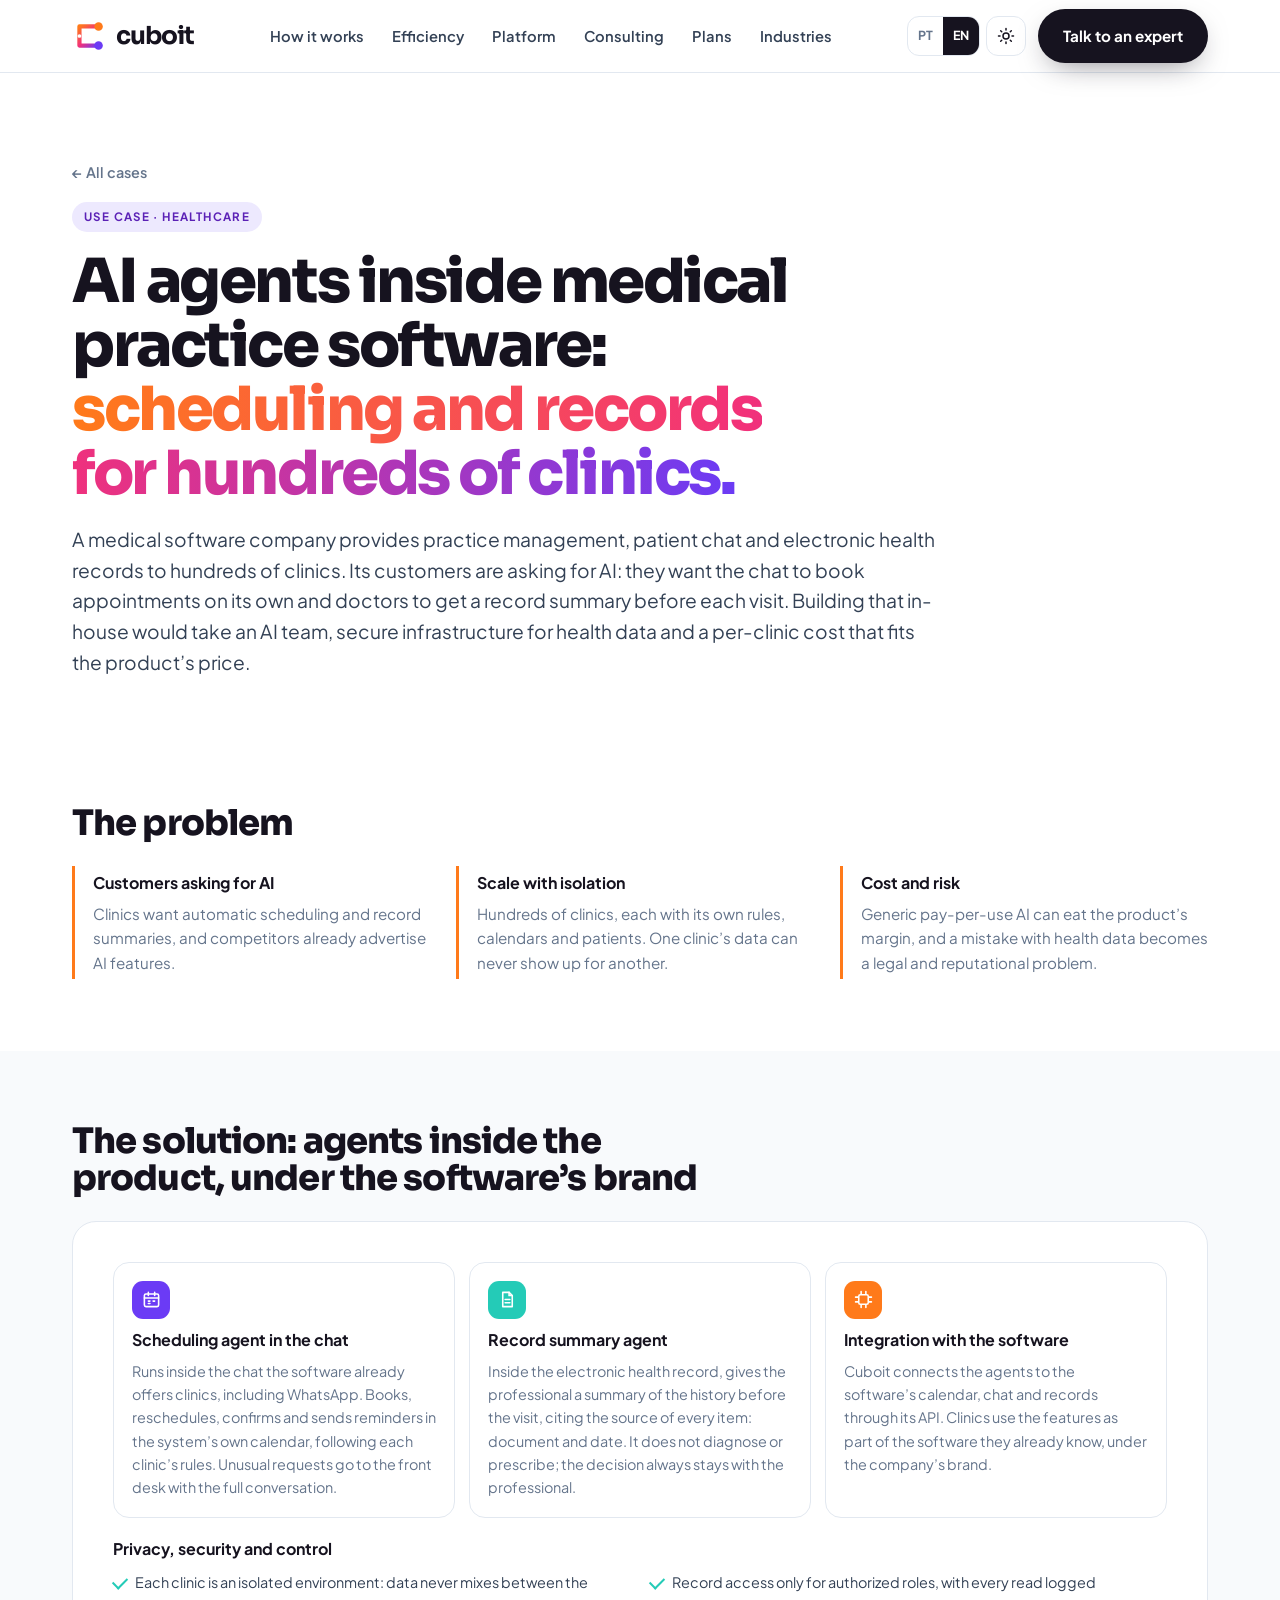
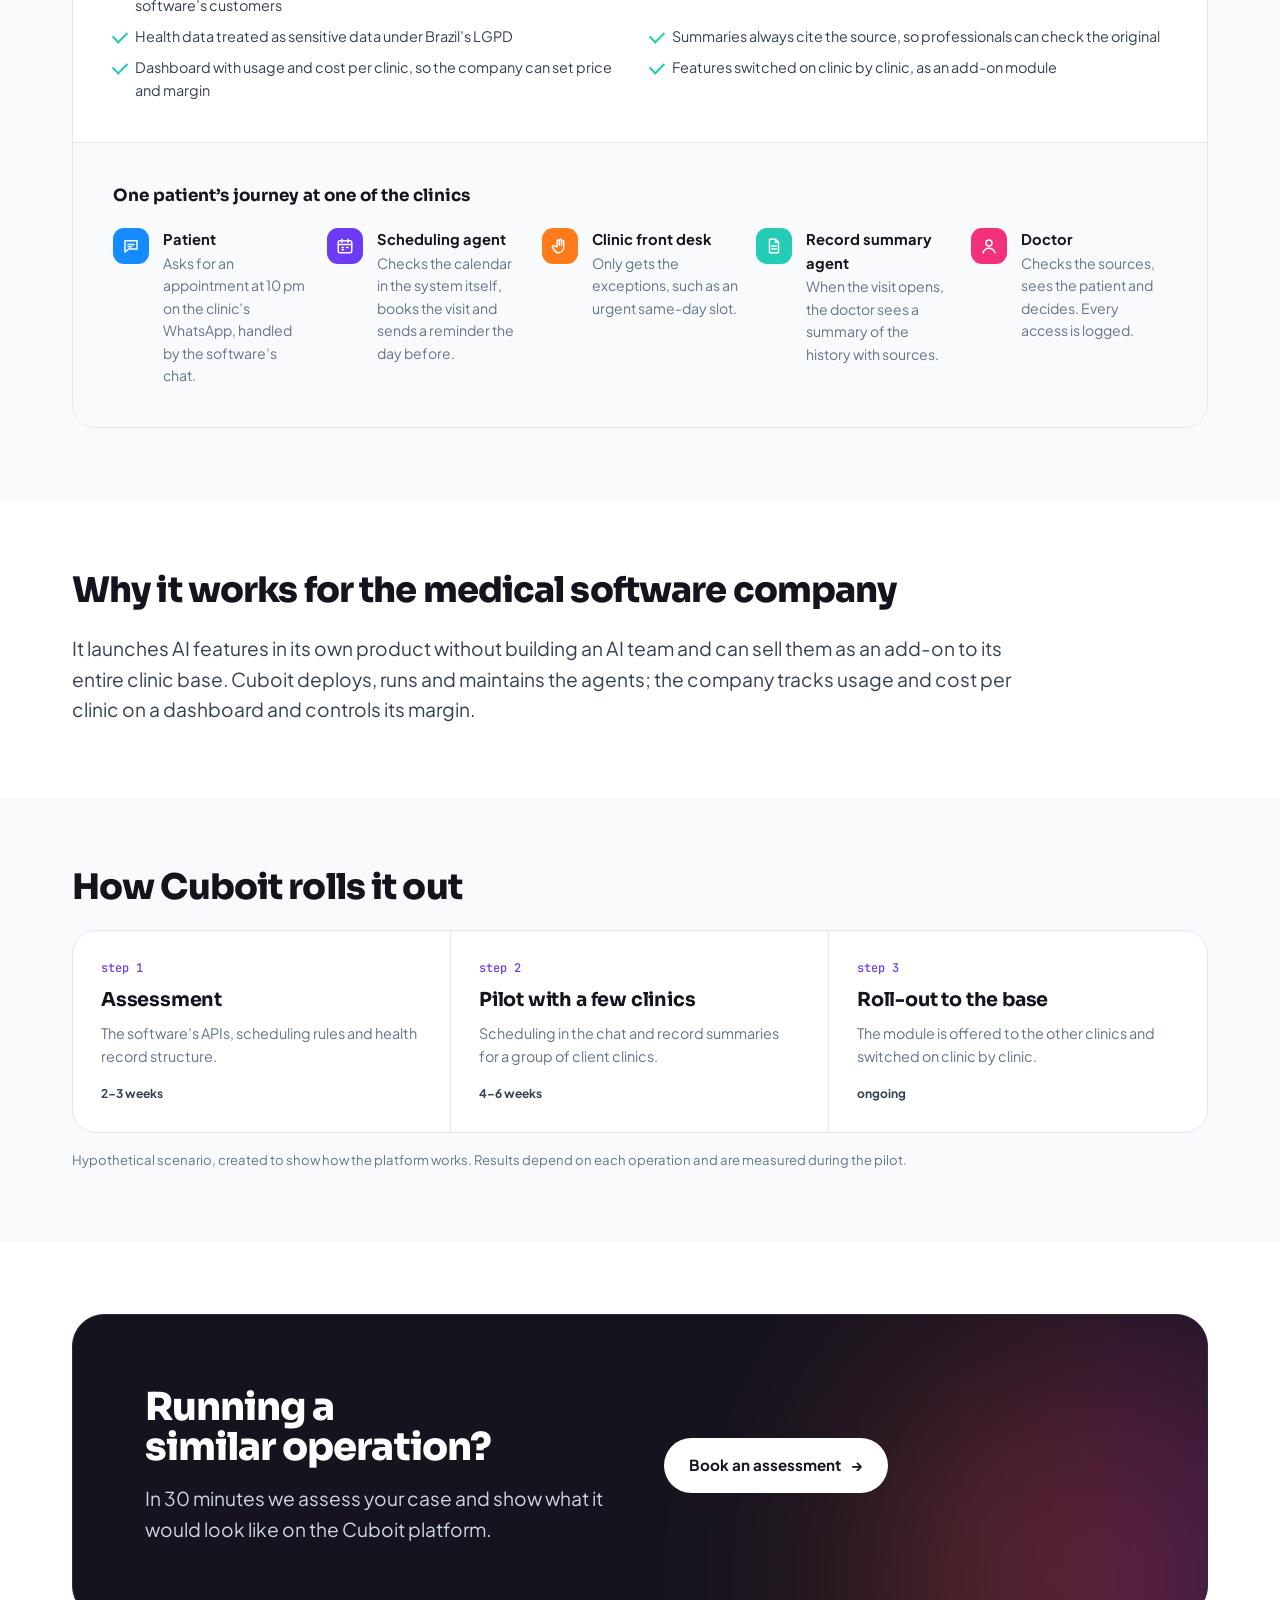
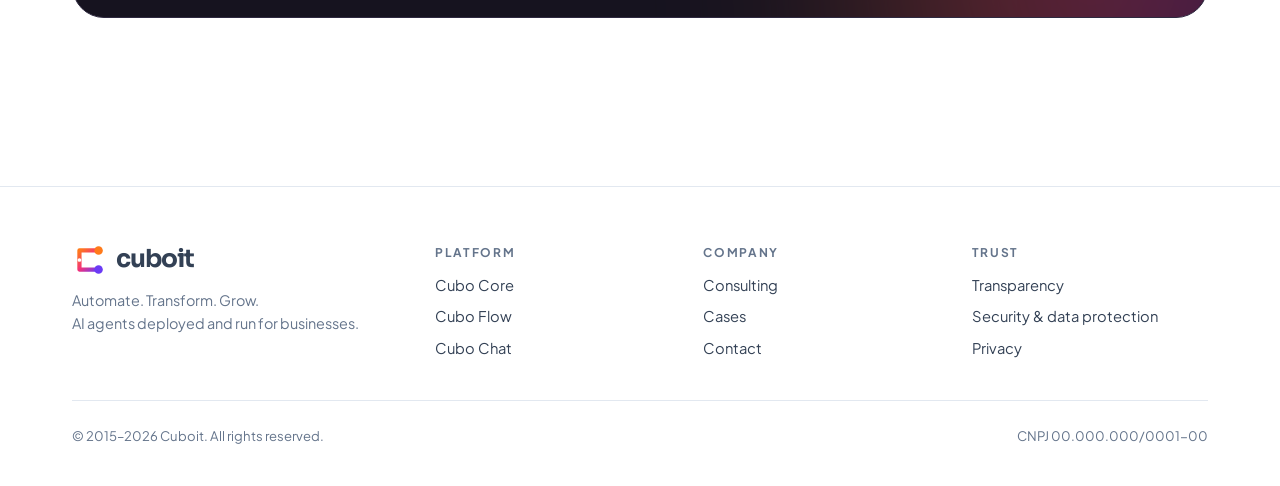
<file: en/cases/medical-software-scheduling-records/index.html>
<!doctype html>
<html lang="en" data-currency="USD">
<head>
<meta charset="utf-8">
<meta name="viewport" content="width=device-width, initial-scale=1, viewport-fit=cover">
<title>AI agents for medical software: scheduling and records across hundreds of clinics — Cuboit</title>
<meta name="description" content="Hypothetical use case: a medical software company that provides chat and electronic health records to hundreds of clinics builds AI agents for scheduling and record summaries into its product, with each clinic’s data isolated.">
<link rel="icon" href="/images/favicon/favicon.ico" sizes="48x48">
<link rel="icon" href="/images/favicon/favicon.svg" type="image/svg+xml">
<link rel="icon" type="image/png" sizes="32x32" href="/images/favicon/favicon-32x32.png">
<link rel="icon" type="image/png" sizes="16x16" href="/images/favicon/favicon-16x16.png">
<link rel="apple-touch-icon" href="/images/favicon/apple-touch-icon.png">
<link rel="manifest" href="/images/favicon/site.webmanifest">
<meta name="theme-color" content="#16131F">
<link rel="canonical" href="https://cuboit.com.br/en/cases/medical-software-scheduling-records/">
<meta name="robots" content="index, follow, max-snippet:-1, max-image-preview:large">
<meta property="og:type" content="article">
<meta property="og:site_name" content="Cuboit">
<meta property="og:url" content="https://cuboit.com.br/en/cases/medical-software-scheduling-records/">
<meta property="og:title" content="AI agents for medical software: scheduling and records across hundreds of clinics — Cuboit">
<meta property="og:description" content="Hypothetical use case: a medical software company that provides chat and electronic health records to hundreds of clinics builds AI agents for scheduling and record summaries into its product, with each clinic’s data isolated.">
<meta property="og:image" content="https://cuboit.com.br/images/logos/png/cuboit-logo-claro.png">
<meta property="og:locale" content="en_US">
<meta property="og:locale:alternate" content="pt_BR">
<meta name="twitter:card" content="summary_large_image">
<meta name="twitter:title" content="AI agents for medical software: scheduling and records across hundreds of clinics — Cuboit">
<meta name="twitter:description" content="Hypothetical use case: a medical software company that provides chat and electronic health records to hundreds of clinics builds AI agents for scheduling and record summaries into its product, with each clinic’s data isolated.">
<link rel="alternate" type="text/plain" href="https://cuboit.com.br/llms.txt" title="llms.txt">
<link rel="alternate" hreflang="pt-BR" href="https://cuboit.com.br/casos/erp-medico-agenda-prontuario/">
<link rel="alternate" hreflang="en" href="https://cuboit.com.br/en/cases/medical-software-scheduling-records/">
<link rel="alternate" hreflang="x-default" href="https://cuboit.com.br/casos/erp-medico-agenda-prontuario/">
<script>try{var t=localStorage.getItem('cuboit-theme');if(t)document.documentElement.setAttribute('data-theme',t)}catch(e){}</script>
<link rel="preconnect" href="https://fonts.googleapis.com">
<link rel="preconnect" href="https://fonts.gstatic.com" crossorigin>
<link rel="stylesheet" href="https://fonts.googleapis.com/css2?family=Sora:wght@600;700;800&family=Plus+Jakarta+Sans:wght@400;500;600;700;800&family=JetBrains+Mono:wght@400;500&display=swap">
<link rel="stylesheet" href="/css/style.css?v=202609282041">
<script type="application/ld+json">
{
 "@context": "https://schema.org",
 "@graph": [
  {
   "@type": "Article",
   "headline": "AI agents inside medical practice software: scheduling and records for hundreds of clinics.",
   "description": "Hypothetical use case: a medical software company that provides chat and electronic health records to hundreds of clinics builds AI agents for scheduling and record summaries into its product, with each clinic’s data isolated.",
   "inLanguage": "en",
   "url": "https://cuboit.com.br/en/cases/medical-software-scheduling-records/",
   "datePublished": "2026-09-28",
   "author": {
    "@type": "Organization",
    "name": "Cuboit",
    "url": "https://cuboit.com.br/"
   },
   "publisher": {
    "@type": "Organization",
    "name": "Cuboit",
    "logo": {
     "@type": "ImageObject",
     "url": "https://cuboit.com.br/images/logos/png/cuboit-simbolo-cor.png"
    }
   }
  },
  {
   "@type": "BreadcrumbList",
   "itemListElement": [
    {
     "@type": "ListItem",
     "position": 1,
     "name": "Cuboit",
     "item": "https://cuboit.com.br/en/"
    },
    {
     "@type": "ListItem",
     "position": 2,
     "name": "Cases",
     "item": "https://cuboit.com.br/en/#cases"
    },
    {
     "@type": "ListItem",
     "position": 3,
     "name": "AI agents inside medical practice software: scheduling and records for hundreds of clinics.",
     "item": "https://cuboit.com.br/en/cases/medical-software-scheduling-records/"
    }
   ]
  }
 ]
}
</script>
</head>
<body>

<svg width="0" height="0" style="position:absolute" aria-hidden="true">
  <defs>
    <linearGradient id="cb-g" gradientUnits="userSpaceOnUse" x1="14" y1="14" x2="50" y2="50"><stop offset="0" stop-color="#FF7A1A"/><stop offset=".5" stop-color="#F2317A"/><stop offset="1" stop-color="#6B3BF5"/></linearGradient>
    <mask id="cb-m"><rect width="64" height="64" fill="#fff"/><circle cx="14" cy="32" r="3.5" fill="#000"/></mask>
    <symbol id="cb-mark" viewBox="0 0 64 64"><g mask="url(#cb-m)"><polyline points="50,14 14,14 14,50 50,50" fill="none" stroke="url(#cb-g)" stroke-width="8" stroke-linejoin="round" stroke-linecap="round"/><circle cx="50" cy="14" r="8" fill="#FF7A1A"/><circle cx="50" cy="50" r="8" fill="#6B3BF5"/></g></symbol>
    <symbol id="i-check" viewBox="0 0 24 24"><path fill="none" stroke="currentColor" stroke-width="2.4" stroke-linecap="round" stroke-linejoin="round" d="M5 12.5l4.5 4.5L19 7.5"/></symbol>
    <symbol id="i-shield" viewBox="0 0 24 24"><path fill="none" stroke="currentColor" stroke-width="2" stroke-linejoin="round" d="M12 3l8 3v6c0 4.5-3.4 8.3-8 9-4.6-.7-8-4.5-8-9V6l8-3z"/><path fill="none" stroke="currentColor" stroke-width="2" stroke-linecap="round" d="M8.5 12l2.5 2.5 4.5-5"/></symbol>
    <symbol id="i-flask" viewBox="0 0 24 24"><path fill="none" stroke="currentColor" stroke-width="2" stroke-linecap="round" stroke-linejoin="round" d="M9 3h6M10 3v6L4.5 18.5A1.7 1.7 0 006 21h12a1.7 1.7 0 001.5-2.5L14 9V3M7 15h10"/></symbol>
    <symbol id="i-flow" viewBox="0 0 24 24"><rect x="3" y="4" width="5" height="16" rx="1.5" fill="none" stroke="currentColor" stroke-width="2"/><rect x="10" y="4" width="5" height="10" rx="1.5" fill="none" stroke="currentColor" stroke-width="2"/><rect x="17" y="4" width="4" height="13" rx="1.5" fill="none" stroke="currentColor" stroke-width="2"/></symbol>
    <symbol id="i-chat" viewBox="0 0 24 24"><path fill="none" stroke="currentColor" stroke-width="2" stroke-linejoin="round" d="M4 5h16v11H9l-5 4V5z"/><path stroke="currentColor" stroke-width="2" stroke-linecap="round" d="M8 10h8M8 13h5"/></symbol>
    <symbol id="i-user" viewBox="0 0 24 24"><circle cx="12" cy="8" r="4" fill="none" stroke="currentColor" stroke-width="2"/><path fill="none" stroke="currentColor" stroke-width="2" stroke-linecap="round" d="M4 21c1.5-4 4.5-6 8-6s6.5 2 8 6"/></symbol>
    <symbol id="i-db" viewBox="0 0 24 24"><ellipse cx="12" cy="6" rx="7" ry="3" fill="none" stroke="currentColor" stroke-width="2"/><path fill="none" stroke="currentColor" stroke-width="2" d="M5 6v12c0 1.7 3.1 3 7 3s7-1.3 7-3V6M5 12c0 1.7 3.1 3 7 3s7-1.3 7-3"/></symbol>
    <symbol id="i-chip" viewBox="0 0 24 24"><rect x="6" y="6" width="12" height="12" rx="2" fill="none" stroke="currentColor" stroke-width="2"/><path stroke="currentColor" stroke-width="2" stroke-linecap="round" d="M9 2v3M15 2v3M9 19v3M15 19v3M2 9h3M2 15h3M19 9h3M19 15h3"/></symbol>
    <symbol id="i-eye" viewBox="0 0 24 24"><path fill="none" stroke="currentColor" stroke-width="2" d="M2 12s3.6-7 10-7 10 7 10 7-3.6 7-10 7S2 12 2 12z"/><circle cx="12" cy="12" r="3" fill="none" stroke="currentColor" stroke-width="2"/></symbol>
    <symbol id="i-hand" viewBox="0 0 24 24"><path fill="none" stroke="currentColor" stroke-width="2" stroke-linecap="round" stroke-linejoin="round" d="M8 13V5.5a1.5 1.5 0 013 0V11m0-6.5a1.5 1.5 0 013 0V11m0-5a1.5 1.5 0 013 0v7c0 4-2.5 8-7 8-3 0-4.5-1.5-6-4l-2-3.5a1.5 1.5 0 012.5-1.6L8 13"/></symbol>

    <symbol id="i-bank" viewBox="0 0 24 24"><path fill="none" stroke="currentColor" stroke-width="2" stroke-linejoin="round" stroke-linecap="round" d="M3 9l9-5 9 5M5 9v9M9.5 9v9M14.5 9v9M19 9v9M3 20h18"/></symbol>
    <symbol id="i-headset" viewBox="0 0 24 24"><path fill="none" stroke="currentColor" stroke-width="2" stroke-linecap="round" d="M4 14v-2a8 8 0 0116 0v2M4 14a2 2 0 002 2h1v-5H6a2 2 0 00-2 2zm16 0a2 2 0 01-2 2h-1v-5h1a2 2 0 012 2zM17 16v1a3 3 0 01-3 3h-2"/></symbol>
    <symbol id="i-gov" viewBox="0 0 24 24"><path fill="none" stroke="currentColor" stroke-width="2" stroke-linejoin="round" stroke-linecap="round" d="M12 3v3M8 6h8l2 4H6l2-4zM6 10v8M10 10v8M14 10v8M18 10v8M4 20h16"/></symbol>
    <symbol id="i-scale" viewBox="0 0 24 24"><path fill="none" stroke="currentColor" stroke-width="2" stroke-linejoin="round" stroke-linecap="round" d="M12 4v16M8 20h8M5 7h14M5 7l-3 6a3 3 0 006 0L5 7zm14 0l-3 6a3 3 0 006 0l-3-6z"/></symbol>
    <symbol id="i-truck" viewBox="0 0 24 24"><path fill="none" stroke="currentColor" stroke-width="2" stroke-linejoin="round" stroke-linecap="round" d="M2 6h11v10H2zM13 10h4l3 3v3h-7"/><circle cx="6" cy="18" r="2" fill="none" stroke="currentColor" stroke-width="2"/><circle cx="17" cy="18" r="2" fill="none" stroke="currentColor" stroke-width="2"/></symbol>
    <symbol id="i-health" viewBox="0 0 24 24"><path fill="none" stroke="currentColor" stroke-width="2" stroke-linejoin="round" d="M9 3h6v6h6v6h-6v6H9v-6H3V9h6z"/></symbol>

    <symbol id="i-cal" viewBox="0 0 24 24"><rect x="3" y="5" width="18" height="16" rx="2" fill="none" stroke="currentColor" stroke-width="2"/><path stroke="currentColor" stroke-width="2" stroke-linecap="round" d="M8 3v4M16 3v4M3 10h18M8 14h2M14 14h2M8 17h2"/></symbol>
    <symbol id="i-doc" viewBox="0 0 24 24"><path fill="none" stroke="currentColor" stroke-width="2" stroke-linejoin="round" d="M6 3h8l4 4v14H6z"/><path fill="none" stroke="currentColor" stroke-width="2" stroke-linecap="round" d="M14 3v4h4M9 12h6M9 16h6"/></symbol>
    <symbol id="i-folders" viewBox="0 0 24 24"><path fill="none" stroke="currentColor" stroke-width="2" stroke-linejoin="round" d="M3 7h6l2 2h10v10H3z"/><path fill="none" stroke="currentColor" stroke-width="2" stroke-linecap="round" d="M7 13h10M7 16h6"/></symbol>
    <symbol id="i-search" viewBox="0 0 24 24"><circle cx="11" cy="11" r="6" fill="none" stroke="currentColor" stroke-width="2"/><path stroke="currentColor" stroke-width="2" stroke-linecap="round" d="M16 16l4 4"/></symbol>
  </defs>
</svg>

<header class="nav">
  <div class="wrap">
    <a class="logo" href="/en/" aria-label="Cuboit — home">
      <svg aria-hidden="true"><use href="#cb-mark"/></svg>
      cuboit
    </a>
    <ul class="nav-links" id="menu">
      <li><a href="/en/#how-it-works">How it works</a></li>
      <li><a href="/en/#efficiency">Efficiency</a></li>
      <li><a href="/en/#processes">Platform</a></li>
      <li><a href="/en/#consulting">Consulting</a></li>
      <li><a href="/en/#plans">Plans</a></li>
      <li><a href="/en/#industries">Industries</a></li>
    </ul>
    <div class="nav-cta">
      <div class="tools">
        <nav class="lang" aria-label="Language"><a href="/casos/erp-medico-agenda-prontuario/" hreflang="pt-BR" lang="pt-BR">PT</a><a href="/en/cases/medical-software-scheduling-records/" hreflang="en" aria-current="page">EN</a></nav>
        <button class="icon-btn" id="themeBtn" type="button" aria-label="Alternar tema"><svg class="sun" viewBox="0 0 24 24" aria-hidden="true"><circle cx="12" cy="12" r="4" fill="none" stroke="currentColor" stroke-width="2"/><path stroke="currentColor" stroke-width="2" stroke-linecap="round" d="M12 2v2M12 20v2M4.9 4.9l1.4 1.4M17.7 17.7l1.4 1.4M2 12h2M20 12h2M4.9 19.1l1.4-1.4M17.7 6.3l1.4-1.4"/></svg><svg class="moon" viewBox="0 0 24 24" aria-hidden="true"><path fill="none" stroke="currentColor" stroke-width="2" stroke-linejoin="round" d="M20 14.5A8 8 0 019.5 4a8 8 0 1010.5 10.5z"/></svg></button>
      </div>
      <a class="btn btn-dark" href="/en/#contact">Talk to an expert</a>
      <button class="menu-btn" aria-label="Open menu" aria-expanded="false" aria-controls="menu" id="menuBtn"><span></span><span></span><span></span></button>
    </div>
  </div>
</header>

<main id="topo" class="case-page">

<section class="case-hero">
  <div class="wrap">
    <a class="case-back" href="/en/#cases">← All cases</a>
    <span class="uc-tag">Use case · Healthcare</span>
    <h1>AI agents inside medical practice software: <span class="grad">scheduling and records for hundreds of clinics.</span></h1>
    <p class="lead">A medical software company provides practice management, patient chat and electronic health records to hundreds of clinics. Its customers are asking for AI: they want the chat to book appointments on its own and doctors to get a record summary before each visit. Building that in-house would take an AI team, secure infrastructure for health data and a per-clinic cost that fits the product’s price.</p>
  </div>
</section>

<section class="case-sec">
  <div class="wrap">
    <h2 class="case-h2">The problem</h2>
    <div class="pains"><div class="pain"><b>Customers asking for AI</b><p>Clinics want automatic scheduling and record summaries, and competitors already advertise AI features.</p></div><div class="pain"><b>Scale with isolation</b><p>Hundreds of clinics, each with its own rules, calendars and patients. One clinic’s data can never show up for another.</p></div><div class="pain"><b>Cost and risk</b><p>Generic pay-per-use AI can eat the product’s margin, and a mistake with health data becomes a legal and reputational problem.</p></div></div>
  </div>
</section>

<section class="case-sec soft">
  <div class="wrap">
    <h2 class="case-h2">The solution: agents inside the product, under the software’s brand</h2>
    <div class="usecase">
      <div class="uc-main">
        <div class="uc-agents">
          <div><div class="tile t-violet"><svg><use href="#i-cal"/></svg></div><b>Scheduling agent in the chat</b><p>Runs inside the chat the software already offers clinics, including WhatsApp. Books, reschedules, confirms and sends reminders in the system’s own calendar, following each clinic’s rules. Unusual requests go to the front desk with the full conversation.</p></div>
          <div><div class="tile t-teal"><svg><use href="#i-doc"/></svg></div><b>Record summary agent</b><p>Inside the electronic health record, gives the professional a summary of the history before the visit, citing the source of every item: document and date. It does not diagnose or prescribe; the decision always stays with the professional.</p></div>
          <div><div class="tile t-orange"><svg><use href="#i-chip"/></svg></div><b>Integration with the software</b><p>Cuboit connects the agents to the software’s calendar, chat and records through its API. Clinics use the features as part of the software they already know, under the company’s brand.</p></div>
        </div>
        <div class="uc-care"><b>Privacy, security and control</b><ul><li>Each clinic is an isolated environment: data never mixes between the software’s customers</li><li>Record access only for authorized roles, with every read logged</li><li>Health data treated as sensitive data under Brazil’s LGPD</li><li>Summaries always cite the source, so professionals can check the original</li><li>Dashboard with usage and cost per clinic, so the company can set price and margin</li><li>Features switched on clinic by clinic, as an add-on module</li></ul></div>
      </div>
      <div class="uc-journey">
        <b>One patient’s journey at one of the clinics</b>
        <ol>
          <li><div class="tile t-blue"><svg><use href="#i-chat"/></svg></div><div><b>Patient</b><p>Asks for an appointment at 10 pm on the clinic’s WhatsApp, handled by the software’s chat.</p></div></li>
          <li><div class="tile t-violet"><svg><use href="#i-cal"/></svg></div><div><b>Scheduling agent</b><p>Checks the calendar in the system itself, books the visit and sends a reminder the day before.</p></div></li>
          <li><div class="tile t-orange"><svg><use href="#i-hand"/></svg></div><div><b>Clinic front desk</b><p>Only gets the exceptions, such as an urgent same-day slot.</p></div></li>
          <li><div class="tile t-teal"><svg><use href="#i-doc"/></svg></div><div><b>Record summary agent</b><p>When the visit opens, the doctor sees a summary of the history with sources.</p></div></li>
          <li><div class="tile t-pink"><svg><use href="#i-user"/></svg></div><div><b>Doctor</b><p>Checks the sources, sees the patient and decides. Every access is logged.</p></div></li>
        </ol>
      </div>
    </div>
  </div>
</section>

<section class="case-sec">
  <div class="wrap case-biz">
    <h2 class="case-h2">Why it works for the medical software company</h2>
    <p class="lead">It launches AI features in its own product without building an AI team and can sell them as an add-on to its entire clinic base. Cuboit deploys, runs and maintains the agents; the company tracks usage and cost per clinic on a dashboard and controls its margin.</p>
  </div>
</section>

<section class="case-sec soft">
  <div class="wrap">
    <h2 class="case-h2">How Cuboit rolls it out</h2>
    <div class="steps steps-3"><div class="step"><span class="n">step 1</span><h3>Assessment</h3><p>The software’s APIs, scheduling rules and health record structure.</p><span class="dur">2–3 weeks</span></div><div class="step"><span class="n">step 2</span><h3>Pilot with a few clinics</h3><p>Scheduling in the chat and record summaries for a group of client clinics.</p><span class="dur">4–6 weeks</span></div><div class="step"><span class="n">step 3</span><h3>Roll-out to the base</h3><p>The module is offered to the other clinics and switched on clinic by clinic.</p><span class="dur">ongoing</span></div></div>
    <p class="case-note">Hypothetical scenario, created to show how the platform works. Results depend on each operation and are measured during the pilot.</p>
  </div>
</section>

<section class="case-sec">
  <div class="wrap">
    <div class="final case-cta">
      <div style="position:relative;z-index:1">
        <h2>Running a similar operation?</h2>
        <p class="lead">In 30 minutes we assess your case and show what it would look like on the Cuboit platform.</p>
      </div>
      <div style="position:relative;z-index:1;align-self:center;justify-self:start"><a class="btn btn-light" href="/en/#contact">Book an assessment <span aria-hidden="true">→</span></a></div>
    </div>
  </div>
</section>

</main>

<footer>
  <div class="wrap">
    <div class="foot">
      <div>
        <a class="logo" href="/en/"><svg aria-hidden="true"><use href="#cb-mark"/></svg>cuboit</a>
        <p>Automate. Transform. Grow.<br>AI agents deployed and run for businesses.</p>
      </div>
      <div><h5>Platform</h5><ul><li><a href="/en/#efficiency">Cubo Core</a></li><li><a href="/en/#processes">Cubo Flow</a></li><li><a href="/en/#chat">Cubo Chat</a></li></ul></div>
      <div><h5>Company</h5><ul><li><a href="/en/#consulting">Consulting</a></li><li><a href="/en/#cases">Cases</a></li><li><a href="/en/#contact">Contact</a></li></ul></div>
      <div><h5>Trust</h5><ul><li><a href="/en/#transparency">Transparency</a></li><li><a href="/en/#transparency">Security &amp; data protection</a></li><li><a href="/en/#contact">Privacy</a></li></ul></div>
    </div>
    <div class="legal"><span>© 2015–2026 Cuboit. All rights reserved.</span><span>CNPJ 00.000.000/0001-00</span></div>
  </div>
</footer>

<script src="/js/main.js?v=202609282041"></script>
</body>
</html>
</file>
<file: css/style.css>
/* Cuboit — estilos do site */
:root{
  color-scheme: light;
  --ink:#16131F; --ink-2:#334155; --muted:#64748B; --line:#E2E8F0; --line-2:#CBD5E1;
  --bg:#FFFFFF; --bg-soft:#F8FAFC; --navy:#16131F; --navy-2:#1F1B2B; --navy-line:#2E2940;
  --violet:#6B3BF5; --pink:#F2317A; --orange:#FF7A1A; --blue:#148CFF; --teal:#24CBB7; --cyan:#00B2E6; --yellow:#FFC53D;
  --grad:linear-gradient(90deg,var(--orange),var(--pink),var(--violet));
  --display:"Plus Jakarta Sans","Segoe UI",system-ui,-apple-system,sans-serif;
  --brand:"Sora","Plus Jakarta Sans","Segoe UI",system-ui,sans-serif;
  --mono:"JetBrains Mono",ui-monospace,SFMono-Regular,Menlo,monospace;
  --wrap:1200px; --gutter:clamp(16px,4vw,32px);
  --surface:#FFFFFF; --panel:#16131F; --on-ink:#FFFFFF; --nav-bg:rgba(255,255,255,.86);
  --tag-h-bg:#FFEDD5; --tag-h-fg:#9A3412; --tag-ok-bg:#DCFCE7; --tag-ok-fg:#166534;
  --tag-run-bg:#EDE9FE; --tag-run-fg:#5B21B6; --cite-bg:#EEF2FF; --cite-fg:#4338CA;
  --live-bg:#CCFBF1; --live-fg:#0F766E; --shadow:var(--shadow);
}
@media (prefers-color-scheme:dark){:root:not([data-theme="light"]){color-scheme:dark;
  --ink:#F4F2F8; --ink-2:#CFCADB; --muted:#948DA6; --line:#2A2536; --line-2:#3A3449;
  --bg:#0E0C14; --bg-soft:#13101B; --surface:#1A1624; --panel:#2A2440; --on-ink:#16131F;
  --navy:#16131F; --navy-2:#1F1B2B; --navy-line:#2E2940; --nav-bg:rgba(14,12,20,.82);
  --tag-h-bg:#3B2410; --tag-h-fg:#FDBA74; --tag-ok-bg:#12301F; --tag-ok-fg:#86EFAC;
  --tag-run-bg:#261E4A; --tag-run-fg:#C4B5FD; --cite-bg:#22204A; --cite-fg:#A5B4FC;
  --live-bg:#0F332E; --live-fg:#5EEAD4; --shadow:rgba(0,0,0,.6);}}
:root[data-theme="dark"]{color-scheme:dark;
  --ink:#F4F2F8; --ink-2:#CFCADB; --muted:#948DA6; --line:#2A2536; --line-2:#3A3449;
  --bg:#0E0C14; --bg-soft:#13101B; --surface:#1A1624; --panel:#2A2440; --on-ink:#16131F;
  --navy:#16131F; --navy-2:#1F1B2B; --navy-line:#2E2940; --nav-bg:rgba(14,12,20,.82);
  --tag-h-bg:#3B2410; --tag-h-fg:#FDBA74; --tag-ok-bg:#12301F; --tag-ok-fg:#86EFAC;
  --tag-run-bg:#261E4A; --tag-run-fg:#C4B5FD; --cite-bg:#22204A; --cite-fg:#A5B4FC;
  --live-bg:#0F332E; --live-fg:#5EEAD4; --shadow:rgba(0,0,0,.6);}

*{box-sizing:border-box}
html{scroll-behavior:smooth}
@media (prefers-reduced-motion:reduce){html{scroll-behavior:auto}*{animation:none!important;transition:none!important}}
body{margin:0;background:var(--bg);color:var(--ink);font-family:var(--display);font-size:16px;line-height:1.6;-webkit-font-smoothing:antialiased}
img,svg{max-width:100%}
a{color:inherit}
:focus-visible{outline:3px solid var(--violet);outline-offset:3px;border-radius:6px}
.wrap{max-width:var(--wrap);margin:0 auto;padding-inline:var(--gutter)}
h1,h2,h3{font-family:var(--brand);margin:0;text-wrap:balance;letter-spacing:-.025em;line-height:1.05}
h1{font-size:clamp(2.6rem,6.4vw,5.4rem);font-weight:800;letter-spacing:-.04em}
h2{font-size:clamp(2rem,4.2vw,3.4rem);font-weight:800}
h3{font-size:1.2rem;font-weight:700;letter-spacing:-.01em;line-height:1.25}
p{margin:0}
.lead{font-size:clamp(1.05rem,1.6vw,1.2rem);color:var(--ink-2);max-width:62ch}
.grad{background:var(--grad);-webkit-background-clip:text;background-clip:text;color:transparent}
.eyebrow{font-size:.75rem;font-weight:700;letter-spacing:.18em;text-transform:uppercase;color:var(--muted)}
.pill-tag{display:inline-flex;align-items:center;gap:8px;padding:8px 16px;border-radius:999px;background:var(--surface);border:1px solid var(--line);box-shadow:0 6px 24px -10px rgba(107,59,245,.45);font-size:.75rem;font-weight:700;letter-spacing:.14em;text-transform:uppercase}
.pill-tag i{width:8px;height:8px;border-radius:50%;background:var(--grad)}
.btn{display:inline-flex;align-items:center;gap:10px;padding:14px 24px;border-radius:999px;font-weight:700;font-size:.95rem;text-decoration:none;border:1px solid transparent;cursor:pointer;font-family:inherit;transition:transform .15s ease, box-shadow .15s ease, background .15s}
.btn:hover{transform:translateY(-1px)}
.btn-dark{background:var(--ink);color:var(--on-ink);box-shadow:0 10px 30px -12px rgba(22,19,31,.6)}
.btn-ghost{background:var(--surface);color:var(--ink);border-color:var(--line)}
.btn-ghost:hover{border-color:var(--line-2)}
.btn-light{background:#fff;color:#16131F}
section{padding-block:clamp(72px,10vw,128px)}
.soft{background:var(--bg-soft)}
.sec-head{display:grid;gap:16px;max-width:760px;margin-bottom:56px}
.center{text-align:center;margin-inline:auto;justify-items:center}

/* NAV */
.nav{position:sticky;top:env(safe-area-inset-top,0px);z-index:50;background:var(--nav-bg);backdrop-filter:saturate(1.4) blur(14px);border-bottom:1px solid var(--line)}
.nav .wrap{display:flex;align-items:center;justify-content:space-between;height:72px;gap:24px}
.logo{display:flex;align-items:center;gap:10px;text-decoration:none;font-family:var(--brand);font-weight:700;font-size:1.55rem;letter-spacing:-.04em;line-height:1;color:var(--ink)}
.logo svg{width:34px;height:34px;flex:none}
.nav-links{display:flex;gap:28px;list-style:none;margin:0;padding:0}
.nav-links a{text-decoration:none;font-weight:600;font-size:.92rem;color:var(--ink-2)}
.nav-links a:hover{color:var(--ink)}
.nav-cta{display:flex;align-items:center;gap:12px}
.menu-btn{display:none;background:none;border:1px solid var(--line);border-radius:10px;width:44px;height:44px;cursor:pointer}
.menu-btn span{display:block;width:18px;height:2px;background:var(--ink);margin:4px auto;border-radius:2px}
@media (max-width:920px){
  .nav-links{display:none;position:absolute;top:72px;left:0;right:0;flex-direction:column;gap:0;background:var(--bg);border-bottom:1px solid var(--line);padding:8px var(--gutter) 16px}
  .nav-links.open{display:flex}
  .nav-links a{display:block;padding:12px 0;font-size:1rem}
  .menu-btn{display:block}
  .nav-cta .btn{display:none}
}

/* HERO */
.hero{position:relative;overflow:hidden;padding-block:clamp(56px,8vw,96px) clamp(64px,8vw,96px)}
.hero::before,.hero::after{content:"";position:absolute;border-radius:50%;filter:blur(80px);opacity:.35;pointer-events:none}
.hero::before{width:420px;height:420px;background:var(--violet);top:-160px;left:-120px}
.hero::after{width:380px;height:380px;background:var(--orange);top:40px;right:-140px;opacity:.28}
.hero-inner{position:relative;display:grid;gap:28px;justify-items:center;text-align:center}
.hero .lead{text-align:center;margin-inline:auto}
.hero-ctas{display:flex;flex-wrap:wrap;gap:12px;justify-content:center}
.hero-stats{display:grid;grid-template-columns:repeat(3,minmax(0,1fr));gap:1px;background:var(--line);border:1px solid var(--line);border-radius:20px;overflow:hidden;margin-top:24px;width:100%;max-width:860px}
.hero-stats div{background:var(--surface);padding:20px 16px;text-align:center}
.hero-stats b{display:block;font-size:1.05rem;font-weight:800}
.hero-stats span{font-size:.85rem;color:var(--muted)}
@media (max-width:640px){.hero-stats{grid-template-columns:minmax(0,1fr)}}

/* LOGOS */
.compat{padding-block:48px;border-block:1px solid var(--line);background:var(--bg-soft)}
.compat .wrap{display:grid;gap:20px;justify-items:center}
.chips{display:flex;flex-wrap:wrap;gap:10px;justify-content:center}
.chip{padding:10px 18px;border-radius:12px;background:var(--surface);border:1px solid var(--line);font-weight:700;font-size:.9rem;box-shadow:0 1px 2px rgba(22,19,31,.05)}
.chip.nx{border-color:transparent;background:linear-gradient(var(--surface),var(--surface)) padding-box,var(--grad) border-box;border:1.5px solid transparent}

/* HOW */
.how{display:grid;grid-template-columns:repeat(3,minmax(0,1fr));gap:20px;align-items:stretch}
.how-card{position:relative;background:var(--surface);border:1px solid var(--line);border-radius:24px;padding:28px;display:grid;gap:14px;align-content:start}
.how-card .who{font-family:var(--mono);font-size:.75rem;color:var(--muted)}
.how-card ul{margin:0;padding:0;list-style:none;display:grid;gap:8px;font-size:.93rem;color:var(--ink-2)}
.how-card li{display:flex;gap:10px}
.how-card li::before{content:"";flex:none;width:6px;height:6px;border-radius:50%;background:currentColor;margin-top:9px;opacity:.5}
.how-card.center-card{background:var(--panel);color:#fff;border-color:var(--panel);box-shadow:0 30px 60px -30px rgba(107,59,245,.6)}
.how-card.center-card ul{color:#CBD5E1}
.how-card.center-card .who{color:#94A3B8}
.tile{width:48px;height:48px;border-radius:14px;display:grid;place-items:center;color:#fff}
.tile svg{width:24px;height:24px}
.t-blue{background:var(--blue)} .t-teal{background:var(--teal)} .t-orange{background:var(--orange)} .t-violet{background:var(--violet)} .t-pink{background:var(--pink)} .t-grad{background:var(--grad)}
@media (max-width:900px){.how{grid-template-columns:minmax(0,1fr)}}

/* ENGINE (dark) */
.dark{background:var(--navy);color:#E2E8F0}
.dark .eyebrow{color:#94A3B8}
.dark h2{color:#fff}
.dark .lead{color:#CBD5E1}
.engine{display:grid;grid-template-columns:minmax(0,1fr) minmax(0,1.05fr);gap:56px;align-items:center}
.yellow{color:var(--yellow);text-decoration:underline;text-decoration-thickness:4px;text-underline-offset:8px;text-decoration-color:rgba(255,197,61,.45)}
.guard{display:grid;grid-template-columns:repeat(2,minmax(0,1fr));gap:24px;margin-top:36px}
.guard div{border-left:3px solid var(--yellow);padding-left:16px}
.guard b{display:block;color:#fff;margin-bottom:4px}
.guard p{font-size:.9rem;color:#94A3B8}
.console{background:var(--navy-2);border:1px solid var(--navy-line);border-radius:24px;padding:24px;box-shadow:0 40px 80px -40px rgba(0,0,0,.8)}
.console-top{display:flex;justify-content:space-between;align-items:center;margin-bottom:24px}
.dots{display:flex;gap:6px}.dots i{width:10px;height:10px;border-radius:50%;background:#334155}
.badge-mono{font-family:var(--mono);font-size:.7rem;padding:4px 10px;border-radius:6px;border:1px solid var(--navy-line);color:#94A3B8}
.pipeline{display:grid;grid-template-columns:1fr auto 1fr auto 1fr;align-items:center;gap:8px;margin-bottom:24px}
.node{display:grid;justify-items:center;gap:8px;text-align:center}
.node .tile{width:56px;height:56px;border-radius:16px}
.node small{font-family:var(--mono);font-size:.68rem;color:#94A3B8;line-height:1.3}
.link{height:2px;width:32px;background:linear-gradient(90deg,#334155,var(--yellow),#334155);background-size:200% 100%;animation:flow 2.4s linear infinite}
@keyframes flow{to{background-position:-200% 0}}
.console pre{margin:0;font-family:var(--mono);font-size:.8rem;line-height:1.7;background:#0A0F1C;border:1px solid var(--navy-line);border-radius:14px;padding:18px;color:#CBD5E1;overflow-x:auto}
.console .k{color:#93C5FD}.console .s{color:#FDE68A}.console .n{color:#86EFAC}
.console-label{display:flex;justify-content:space-between;font-family:var(--mono);font-size:.72rem;color:#64748B;margin-bottom:10px;border-top:1px solid var(--navy-line);padding-top:18px}
.console-label em{font-style:normal;color:var(--teal)}
@media (max-width:980px){.engine{grid-template-columns:minmax(0,1fr)}}
@media (max-width:520px){.guard{grid-template-columns:minmax(0,1fr)}.pipeline{grid-template-columns:minmax(0,1fr);justify-items:center}.link{width:2px;height:20px;background:linear-gradient(180deg,#334155,var(--yellow),#334155)}}

/* CALC */
.calc{margin-top:72px;display:grid;grid-template-columns:minmax(0,1fr) minmax(0,1fr);gap:1px;background:var(--navy-line);border:1px solid var(--navy-line);border-radius:24px;overflow:hidden}
.calc>div{background:var(--navy-2);padding:32px}
.calc h3{color:#fff;margin-bottom:6px}
.calc .note{font-size:.82rem;color:#94A3B8;margin-bottom:24px}
.field{display:grid;gap:8px;margin-bottom:20px}
.field label{display:flex;justify-content:space-between;font-size:.88rem;color:#CBD5E1;font-weight:600}
.field output{font-family:var(--mono);color:#fff;font-variant-numeric:tabular-nums}
input[type=range]{width:100%;accent-color:var(--yellow)}
.result{display:grid;gap:18px;align-content:center}
.bar-row{display:grid;gap:6px}
.bar-row .lbl{display:flex;justify-content:space-between;font-size:.85rem;color:#CBD5E1}
.bar-row .lbl b{font-family:var(--mono);font-variant-numeric:tabular-nums;color:#fff}
.bar{height:14px;border-radius:99px;background:#0A0F1C;overflow:hidden}
.bar i{display:block;height:100%;border-radius:99px;transition:width .35s ease}
.bar .b1{background:#475569}.bar .b2{background:var(--grad)}
.saving{margin-top:8px;padding:20px;border-radius:16px;background:#0A0F1C;border:1px solid var(--navy-line)}
.saving b{display:block;font-size:clamp(2.2rem,4vw,3rem);font-weight:800;letter-spacing:-.03em;font-variant-numeric:tabular-nums}
.saving span{font-size:.85rem;color:#94A3B8}
@media (max-width:880px){.calc{grid-template-columns:minmax(0,1fr)}}

/* FLOW (kanban) */
.split{display:grid;grid-template-columns:minmax(0,.9fr) minmax(0,1.1fr);gap:56px;align-items:center}
.feat-list{display:grid;gap:18px;margin-top:32px}
.feat{display:grid;grid-template-columns:auto minmax(0,1fr);gap:14px;align-items:start}
.feat .tile{width:40px;height:40px;border-radius:12px}
.feat .tile svg{width:20px;height:20px}
.feat b{display:block}
.feat p{font-size:.92rem;color:var(--muted)}
.board{background:var(--surface);border:1px solid var(--line);border-radius:24px;padding:18px;box-shadow:0 40px 80px -40px var(--shadow)}
.board-top{display:flex;justify-content:space-between;align-items:center;gap:12px;padding:4px 6px 16px;flex-wrap:wrap}
.board-top b{font-size:.95rem}
.live{display:inline-flex;align-items:center;gap:6px;font-size:.75rem;font-weight:700;color:var(--live-fg);background:var(--live-bg);padding:4px 10px;border-radius:99px}
.live i{width:7px;height:7px;border-radius:50%;background:#14B8A6;animation:pulse 1.6s infinite}
@keyframes pulse{50%{opacity:.3}}
.cols{display:grid;grid-template-columns:repeat(4,minmax(150px,1fr));gap:10px;overflow-x:auto;padding-bottom:4px}
.col{background:var(--bg-soft);border-radius:16px;padding:10px;display:grid;gap:8px;align-content:start;min-height:280px}
.col h4{margin:2px 4px 4px;font-size:.72rem;letter-spacing:.1em;text-transform:uppercase;color:var(--muted);display:flex;justify-content:space-between}
.card{background:var(--surface);border:1px solid var(--line);border-radius:12px;padding:10px;display:grid;gap:8px;font-size:.8rem}
.card .id{font-family:var(--mono);font-size:.68rem;color:var(--muted)}
.card .t{font-weight:700;line-height:1.3}
.agent{display:flex;align-items:center;gap:6px;font-size:.72rem;color:var(--ink-2)}
.agent i{width:18px;height:18px;border-radius:6px;display:grid;place-items:center;color:#fff;font-style:normal;font-size:.6rem;font-weight:800}
.card.human{border-color:var(--orange);box-shadow:0 0 0 3px rgba(255,122,26,.18)}
.tag{justify-self:start;font-size:.66rem;font-weight:700;padding:3px 8px;border-radius:99px}
.tag.h{background:var(--tag-h-bg);color:var(--tag-h-fg)}
.tag.ok{background:var(--tag-ok-bg);color:var(--tag-ok-fg)}
.tag.run{background:var(--tag-run-bg);color:var(--tag-run-fg)}
.prog{height:4px;background:var(--line);border-radius:4px;overflow:hidden}
.prog i{display:block;height:100%;background:var(--violet);width:40%;animation:load 3s ease-in-out infinite alternate}
@keyframes load{to{width:88%}}
@media (max-width:980px){.split{grid-template-columns:minmax(0,1fr)}}

/* CHAT */
.chat{background:var(--surface);border:1px solid var(--line);border-radius:24px;overflow:hidden;box-shadow:0 40px 80px -40px var(--shadow);max-width:520px;width:100%;justify-self:center}
.chat-head{display:flex;align-items:center;gap:12px;padding:16px 18px;border-bottom:1px solid var(--line)}
.chat-head .av{width:38px;height:38px;border-radius:12px;background:var(--grad);display:grid;place-items:center;color:#fff;font-weight:800}
.chat-head small{display:block;color:var(--muted);font-size:.75rem}
.channels{margin-left:auto;display:flex;gap:6px}
.channels span{font-size:.65rem;font-weight:700;padding:4px 8px;border-radius:8px;background:var(--bg-soft);border:1px solid var(--line)}
.msgs{padding:18px;display:grid;gap:12px;background:var(--bg-soft)}
.msg{max-width:85%;padding:12px 14px;border-radius:16px;font-size:.88rem;line-height:1.5}
.msg.u{justify-self:end;background:var(--panel);color:#fff;border-bottom-right-radius:4px}
.msg.a{background:var(--surface);border:1px solid var(--line);border-bottom-left-radius:4px}
.cite{display:flex;flex-wrap:wrap;gap:6px;margin-top:10px}
.cite span{font-family:var(--mono);font-size:.68rem;padding:3px 8px;border-radius:6px;background:var(--cite-bg);color:var(--cite-fg)}
.handoff{justify-self:center;font-size:.72rem;font-weight:700;color:var(--tag-h-fg);background:var(--tag-h-bg);padding:6px 12px;border-radius:99px}

/* TRUST */
.trust{display:grid;grid-template-columns:repeat(3,minmax(0,1fr));gap:20px}
.trust-card{background:var(--surface);border:1px solid var(--line);border-radius:24px;padding:28px;display:grid;gap:12px;align-content:start}
.trust-card p{color:var(--muted);font-size:.93rem}
.audit{grid-column:1/-1;background:var(--surface);border:1px solid var(--line);border-radius:24px;padding:0;overflow:hidden}
.audit table{width:100%;border-collapse:collapse;font-size:.85rem;min-width:720px}
.audit th{text-align:left;font-size:.7rem;letter-spacing:.12em;text-transform:uppercase;color:var(--muted);padding:14px 20px;border-bottom:1px solid var(--line);background:var(--bg-soft)}
.audit td{padding:14px 20px;border-bottom:1px solid var(--line);vertical-align:top}
.audit tr:last-child td{border-bottom:0}
.audit .mono{font-family:var(--mono);font-size:.78rem;color:var(--ink-2);white-space:nowrap}
.audit-scroll{overflow-x:auto}
@media (max-width:900px){.trust{grid-template-columns:minmax(0,1fr)}}

/* CONSULTING */
.steps{display:grid;grid-template-columns:repeat(4,minmax(0,1fr));gap:0;border:1px solid var(--line);border-radius:24px;overflow:hidden;background:var(--surface)}
.step{padding:28px;display:grid;gap:10px;align-content:start;border-right:1px solid var(--line)}
.step:last-child{border-right:0}
.step .n{font-family:var(--mono);font-size:.75rem;color:var(--violet);font-weight:500}
.step p{font-size:.9rem;color:var(--muted)}
.step .dur{font-size:.75rem;font-weight:700;color:var(--ink-2);margin-top:6px}
@media (max-width:900px){.steps{grid-template-columns:minmax(0,1fr) minmax(0,1fr)}.step:nth-child(2){border-right:0}.step:nth-child(-n+2){border-bottom:1px solid var(--line)}}
@media (max-width:560px){.steps{grid-template-columns:minmax(0,1fr)}.step{border-right:0;border-bottom:1px solid var(--line)}.step:last-child{border-bottom:0}}

/* PLANS */
.plans{display:grid;grid-template-columns:repeat(3,minmax(0,1fr));gap:20px;align-items:stretch}
.plan{background:var(--surface);border:1px solid var(--line);border-radius:24px;padding:32px;display:grid;gap:18px;grid-template-rows:auto auto 1fr auto}
.plan .for{font-size:.9rem;color:var(--muted)}
.plan ul{list-style:none;margin:0;padding:0;display:grid;gap:10px;font-size:.92rem;align-content:start}
.plan li{display:flex;gap:10px}
.plan li svg{flex:none;width:18px;height:18px;color:var(--teal);margin-top:3px}
.plan.hl{background:linear-gradient(var(--surface),var(--surface)) padding-box,var(--grad) border-box;border:2px solid transparent;box-shadow:0 30px 60px -30px rgba(242,49,122,.45)}
.plan .btn{justify-content:center}
.plan .flag{justify-self:start;font-size:.7rem;font-weight:800;letter-spacing:.12em;text-transform:uppercase;padding:5px 10px;border-radius:99px;background:var(--panel);color:#fff}
@media (max-width:900px){.plans{grid-template-columns:minmax(0,1fr)}}

/* CASES */
.cases{display:grid;grid-template-columns:repeat(2,minmax(0,1fr));gap:20px}
.case{background:var(--surface);border:1px solid var(--line);border-radius:24px;padding:32px;display:grid;gap:12px}
.case .metric{font-size:2rem;font-weight:800;letter-spacing:-.03em}
.case p{color:var(--muted)}
@media (max-width:800px){.cases{grid-template-columns:minmax(0,1fr)}}

/* CTA */
.final{background:var(--panel);color:#fff;border:1px solid var(--navy-line);border-radius:32px;padding:clamp(32px,6vw,72px);display:grid;grid-template-columns:minmax(0,1fr) minmax(0,1fr);gap:48px;position:relative;overflow:hidden}
.final::after{content:"";position:absolute;width:480px;height:480px;border-radius:50%;background:var(--grad);filter:blur(120px);opacity:.35;right:-160px;bottom:-200px;pointer-events:none}
.final h2{color:#fff}
.final .lead{color:#CBD5E1;margin-top:16px}
.final form{position:relative;z-index:1;display:grid;gap:12px}
.final label{font-size:.8rem;font-weight:600;color:#CBD5E1}
.final input,.final select,.final textarea{width:100%;font:inherit;font-size:.95rem;padding:12px 14px;border-radius:12px;border:1px solid #3A3449;background:#221D30;color:#fff}
.final textarea{min-height:90px;resize:vertical}
.final .row{display:grid;grid-template-columns:minmax(0,1fr) minmax(0,1fr);gap:12px}
.final .ok{display:none;padding:12px 14px;border-radius:12px;background:#134E4A;color:#CCFBF1;font-size:.9rem}
.final .ok.show{display:block}
.final .err{display:none;padding:12px 14px;border-radius:12px;background:#4C1D24;color:#FECDD3;font-size:.9rem}
.final .err.show{display:block}
.final button[disabled]{opacity:.6;cursor:wait}
.contact-list{margin-top:28px;display:grid;gap:8px;color:#CBD5E1;font-size:.95rem;position:relative;z-index:1}
@media (max-width:900px){.final{grid-template-columns:minmax(0,1fr)}}
@media (max-width:520px){.final .row{grid-template-columns:minmax(0,1fr)}}

footer{padding-block:56px 40px;border-top:1px solid var(--line);margin-top:96px}
.foot{display:grid;grid-template-columns:minmax(0,1.4fr) repeat(3,minmax(0,1fr));gap:32px}
.foot h5{margin:0 0 12px;font-size:.75rem;letter-spacing:.14em;text-transform:uppercase;color:var(--muted)}
.foot ul{list-style:none;margin:0;padding:0;display:grid;gap:8px;font-size:.92rem}
.foot a{text-decoration:none;color:var(--ink-2)}
.foot a:hover{color:var(--ink)}
.foot p{color:var(--muted);font-size:.9rem;margin-top:12px;max-width:36ch}
.legal{display:flex;justify-content:space-between;flex-wrap:wrap;gap:12px;margin-top:40px;padding-top:24px;border-top:1px solid var(--line);font-size:.82rem;color:var(--muted)}
@media (max-width:800px){.foot{grid-template-columns:minmax(0,1fr) minmax(0,1fr)}}

/* THEME + LANGUAGE */
.tools{display:flex;align-items:center;gap:6px}
.icon-btn{display:grid;place-items:center;width:40px;height:40px;border-radius:12px;border:1px solid var(--line);background:var(--surface);color:var(--ink);cursor:pointer}
.icon-btn svg{width:18px;height:18px}
.icon-btn .moon{display:none}
.icon-btn[data-mode="dark"] .sun{display:none}
.icon-btn[data-mode="dark"] .moon{display:block}
.lang{display:flex;border:1px solid var(--line);border-radius:12px;overflow:hidden;background:var(--surface);height:40px}
.lang a{display:grid;place-items:center;padding:0 10px;font-size:.78rem;font-weight:700;text-decoration:none;color:var(--muted)}
.lang a[aria-current="page"]{background:var(--ink);color:var(--on-ink)}
@media (max-width:420px){.nav .wrap{gap:10px}.logo{font-size:1.3rem}.logo svg{width:28px;height:28px}}

/* TELEFONE COM DDI */
.phone{position:relative;display:flex;gap:6px}
.phone>input{flex:1;min-width:0}
.ddi{flex:none;display:inline-flex;align-items:center;gap:6px;padding:0 10px;border-radius:12px;border:1px solid #3A3449;background:#221D30;color:#fff;font:inherit;font-size:.95rem;cursor:pointer;font-variant-numeric:tabular-nums}
.ddi:hover{border-color:#5A5270}
.ddi svg{width:14px;height:14px;opacity:.7}
.cflag{width:20px;height:15px;border-radius:3px;object-fit:cover;flex:none;box-shadow:0 0 0 1px rgba(255,255,255,.12)}
.ddi-pop{position:absolute;z-index:20;top:calc(100% + 6px);left:0;width:min(320px,86vw);background:#1C1827;border:1px solid #3A3449;border-radius:14px;padding:8px;box-shadow:0 24px 48px -12px rgba(0,0,0,.7)}
.ddi-pop input{margin-bottom:6px}
.ddi-pop ul{list-style:none;margin:0;padding:0;max-height:240px;overflow-y:auto}
.ddi-pop li{display:flex;align-items:center;gap:10px;padding:8px 10px;border-radius:8px;cursor:pointer;font-size:.9rem;color:#E4E0EC}
.ddi-pop li span{flex:1;min-width:0;overflow:hidden;text-overflow:ellipsis;white-space:nowrap}
.ddi-pop li small{font-family:var(--mono);color:#948DA6;font-size:.8rem}
.ddi-pop li[aria-selected="true"],.ddi-pop li.active{background:#2E2842}
.ddi-pop li.none{cursor:default;color:#948DA6}
.final .privacy{font-size:.8rem;color:#948DA6;line-height:1.5;margin:0}

/* SLOGAN */
:root{--m1:#E8650C;--m2:#E0266C;--m3:#6B3BF5}
@media (prefers-color-scheme:dark){:root:not([data-theme="light"]){--m1:#FF7A1A;--m2:#F2317A;--m3:#8B66FF}}
:root[data-theme="dark"]{--m1:#FF7A1A;--m2:#F2317A;--m3:#8B66FF}
.motto{padding-block:clamp(72px,10vw,120px) 0}
.motto .wrap{display:grid;gap:20px}
.motto-line{font-size:clamp(2.6rem,8.2vw,7rem);font-weight:800;letter-spacing:-.045em;line-height:.98}
.motto-line span{white-space:nowrap}
.m1{color:var(--m1)} .m2{color:var(--m2)} .m3{color:var(--m3)}
.motto-cols{display:grid;grid-template-columns:repeat(3,minmax(0,1fr));gap:0;margin-top:28px;border-top:1px solid var(--line)}
.m-col{display:grid;gap:10px;align-content:start;padding:28px 28px 28px 0;text-decoration:none;color:inherit;border-right:1px solid var(--line);transition:background .2s}
.m-col+.m-col{padding-left:28px}
.m-col:last-child{border-right:0}
.m-col b{font-family:var(--brand);font-size:1.25rem;font-weight:700;letter-spacing:-.02em}
.m-col p{color:var(--muted);font-size:.95rem;max-width:36ch}
.m-col>span{font-weight:700;font-size:.9rem;margin-top:4px}
.m-col:hover>span{text-decoration:underline;text-underline-offset:4px}
@media (max-width:820px){
  .motto-cols{grid-template-columns:minmax(0,1fr)}
  .m-col,.m-col+.m-col{padding:22px 0;border-right:0;border-bottom:1px solid var(--line)}
  .m-col:last-child{border-bottom:0}
}

/* PERGUNTAS FREQUENTES */
.faq-list{display:grid;border-top:1px solid var(--line);max-width:880px}
.faq-list details{border-bottom:1px solid var(--line)}
.faq-list summary{display:flex;justify-content:space-between;align-items:center;gap:16px;padding:22px 0;cursor:pointer;list-style:none;font-family:var(--brand);font-weight:700;font-size:1.1rem;letter-spacing:-.01em}
.faq-list summary::-webkit-details-marker{display:none}
.faq-list summary::after{content:"+";flex:none;font-family:var(--mono);font-size:1.3rem;font-weight:400;color:var(--muted);transition:transform .2s}
.faq-list details[open] summary::after{transform:rotate(45deg)}
.faq-list details p{padding:0 0 22px;color:var(--ink-2);max-width:70ch}

/* Âncoras não ficam escondidas atrás do menu fixo */
section[id]{scroll-margin-top:72px}

/* CELULAR — ajustes finos */
.how-card li{display:block;position:relative;padding-left:16px}
.how-card li::before{position:absolute;left:0;top:0;margin-top:9px}
.chat-head{flex-wrap:wrap}
@media (max-width:640px){
  .pill-tag{font-size:.66rem;letter-spacing:.08em;text-align:center;line-height:1.4;padding:8px 14px}
  .console{padding:16px;border-radius:20px}
  .console pre{font-size:.68rem;padding:14px}
  .console-label{font-size:.65rem;gap:8px}
  .chat-head .channels{margin-left:0;width:100%}
  .calc>div{padding:22px}
  .final{border-radius:24px}
  footer{margin-top:48px}
  /* tabela de auditoria vira uma pilha de cartões */
  .audit{background:transparent;border:0;border-radius:0;overflow:visible}
  .audit-scroll{overflow:visible}
  .audit table{min-width:0}
  .audit thead{display:none}
  .audit table,.audit tbody,.audit tr,.audit td{display:block;width:100%}
  .audit tr{background:var(--surface);border:1px solid var(--line);border-radius:16px;padding:10px 16px;margin-bottom:10px}
  .audit td{display:grid;grid-template-columns:76px minmax(0,1fr);gap:12px;padding:6px 0;border:0}
  .audit td::before{content:attr(data-label);font-family:var(--display);font-size:.68rem;font-weight:700;letter-spacing:.1em;text-transform:uppercase;color:var(--muted);padding-top:2px}
  .audit .mono{white-space:normal}
}

/* PARA QUEM É */
.segs{display:grid;grid-template-columns:repeat(3,minmax(0,1fr));gap:16px}
.seg{background:var(--surface);border:1px solid var(--line);border-radius:20px;padding:24px;display:grid;gap:10px;align-content:start}
.seg .tile{width:42px;height:42px;border-radius:12px}
.seg .tile svg{width:21px;height:21px}
.seg h3{font-size:1.08rem}
.seg p{color:var(--muted);font-size:.92rem}
.fit{margin-top:28px;display:grid;grid-template-columns:minmax(0,220px) minmax(0,1fr);gap:24px;align-items:start;padding:24px;border-radius:20px;background:var(--bg-soft);border:1px solid var(--line)}
.fit b{font-family:var(--brand);font-size:1.1rem;letter-spacing:-.01em}
.fit ul{list-style:none;margin:0;padding:0;display:grid;grid-template-columns:repeat(2,minmax(0,1fr));gap:10px 24px}
.fit li{position:relative;padding-left:22px;color:var(--ink-2);font-size:.95rem}
.fit li::before{content:"";position:absolute;left:0;top:.45em;width:12px;height:7px;border-left:2px solid var(--teal);border-bottom:2px solid var(--teal);transform:rotate(-45deg)}
@media (max-width:900px){.segs{grid-template-columns:repeat(2,minmax(0,1fr))}.fit{grid-template-columns:minmax(0,1fr)}}
@media (max-width:600px){.segs,.fit ul{grid-template-columns:minmax(0,1fr)}}

/* CASO DE USO EM DESTAQUE */
.usecase{display:grid;grid-template-columns:minmax(0,1.25fr) minmax(0,1fr);gap:0;background:var(--surface);border:1px solid var(--line);border-radius:24px;overflow:hidden;margin-bottom:20px}
.uc-main{padding:clamp(24px,4vw,40px);display:grid;gap:18px;align-content:start}
.uc-tag{justify-self:start;font-size:.72rem;font-weight:700;letter-spacing:.12em;text-transform:uppercase;padding:6px 12px;border-radius:99px;background:var(--tag-run-bg);color:var(--tag-run-fg)}
.usecase h3{font-size:clamp(1.4rem,2.6vw,2rem);font-weight:800;letter-spacing:-.03em;line-height:1.15}
.uc-ctx{color:var(--ink-2);max-width:60ch}
.uc-agents{display:grid;grid-template-columns:repeat(2,minmax(0,1fr));gap:14px}
.uc-agents>div{border:1px solid var(--line);border-radius:16px;padding:18px;display:grid;gap:8px;align-content:start}
.uc-agents .tile{width:38px;height:38px;border-radius:11px}
.uc-agents .tile svg{width:19px;height:19px}
.uc-agents p{color:var(--muted);font-size:.9rem}
.uc-care{display:grid;gap:10px}
.uc-care ul{list-style:none;margin:0;padding:0;display:grid;grid-template-columns:repeat(2,minmax(0,1fr));gap:8px 20px}
.uc-care li{position:relative;padding-left:22px;color:var(--ink-2);font-size:.9rem}
.uc-care li::before{content:"";position:absolute;left:0;top:.42em;width:12px;height:7px;border-left:2px solid var(--teal);border-bottom:2px solid var(--teal);transform:rotate(-45deg)}
.uc-journey{background:var(--bg-soft);border-left:1px solid var(--line);padding:clamp(24px,4vw,40px);display:grid;gap:18px;align-content:start}
.uc-journey>b{font-family:var(--brand);font-size:1.05rem}
.uc-journey ol{list-style:none;margin:0;padding:0;display:grid;gap:0;position:relative}
.uc-journey li{display:grid;grid-template-columns:auto minmax(0,1fr);gap:14px;padding-bottom:18px;position:relative}
.uc-journey li:not(:last-child)::after{content:"";position:absolute;left:17px;top:38px;bottom:4px;width:2px;background:var(--line)}
.uc-journey .tile{width:36px;height:36px;border-radius:11px;position:relative;z-index:1}
.uc-journey .tile svg{width:18px;height:18px}
.uc-journey li b{display:block;font-size:.92rem}
.uc-journey li p{color:var(--muted);font-size:.88rem}
.uc-journey small{color:var(--muted);font-size:.78rem}
@media (max-width:900px){
  .usecase{grid-template-columns:minmax(0,1fr)}
  .uc-journey{border-left:0;border-top:1px solid var(--line)}
}
@media (max-width:600px){.uc-agents,.uc-care ul{grid-template-columns:minmax(0,1fr)}}

/* PÁGINA DE CASE */
.case-hero{padding-block:clamp(48px,7vw,88px) clamp(32px,5vw,56px)}
.case-hero .wrap{display:grid;gap:18px;justify-items:start}
.case-hero h1{font-size:clamp(2.1rem,5vw,3.8rem);max-width:20ch}
.case-back{font-size:.9rem;font-weight:600;color:var(--muted);text-decoration:none}
.case-back:hover{color:var(--ink)}
.case-sec{padding-block:clamp(40px,6vw,72px)}
.case-h2{font-size:clamp(1.5rem,3vw,2.2rem);margin-bottom:24px}
.pains{display:grid;grid-template-columns:repeat(3,minmax(0,1fr));gap:16px}
.pain{border-left:3px solid var(--orange);padding:4px 0 4px 18px;display:grid;gap:6px}
.pain p{color:var(--muted);font-size:.95rem}
.case-page .usecase{margin-bottom:0}
.case-biz .lead{max-width:70ch}
.steps-3{grid-template-columns:repeat(3,minmax(0,1fr))}
.case-note{margin-top:16px;font-size:.82rem;color:var(--muted)}
.case-cta h2{font-size:clamp(1.6rem,3.4vw,2.4rem)}
@media (max-width:900px){.pains,.steps-3{grid-template-columns:minmax(0,1fr)}.steps-3 .step{border-right:0;border-bottom:1px solid var(--line)}.steps-3 .step:last-child{border-bottom:0}}

/* CHAMADA DO CASE NA HOME */
.case-feature{display:grid;grid-template-columns:minmax(0,1fr) auto;gap:24px;align-items:center;background:var(--surface);border:1px solid var(--line);border-radius:24px;padding:clamp(24px,4vw,36px);margin-bottom:20px;text-decoration:none;color:inherit;transition:border-color .2s,transform .2s}
.case-feature:hover{border-color:var(--violet);transform:translateY(-2px)}
.case-feature h3{font-size:clamp(1.3rem,2.4vw,1.8rem);font-weight:800;letter-spacing:-.02em;margin:10px 0 8px}
.case-feature p{color:var(--muted);max-width:62ch}
.case-feature .go{font-weight:700;white-space:nowrap}
@media (max-width:700px){.case-feature{grid-template-columns:minmax(0,1fr)}}
.case-features{display:grid;grid-template-columns:repeat(2,minmax(0,1fr));gap:20px;margin-bottom:20px}
.case-features .case-feature{grid-template-columns:minmax(0,1fr);margin-bottom:0;align-content:space-between}
@media (max-width:800px){.case-features{grid-template-columns:minmax(0,1fr)}}
.case-features-label{margin:0 0 14px}
.case-page .usecase{grid-template-columns:minmax(0,1fr)}
.case-page .uc-agents{grid-template-columns:repeat(auto-fit,minmax(240px,1fr))}
.case-page .uc-journey{border-left:0;border-top:1px solid var(--line)}
.case-page .uc-journey ol{grid-template-columns:repeat(auto-fit,minmax(170px,1fr));gap:18px}
.case-page .uc-journey li{padding-bottom:0}
.case-page .uc-journey li::after{display:none}
</file>
